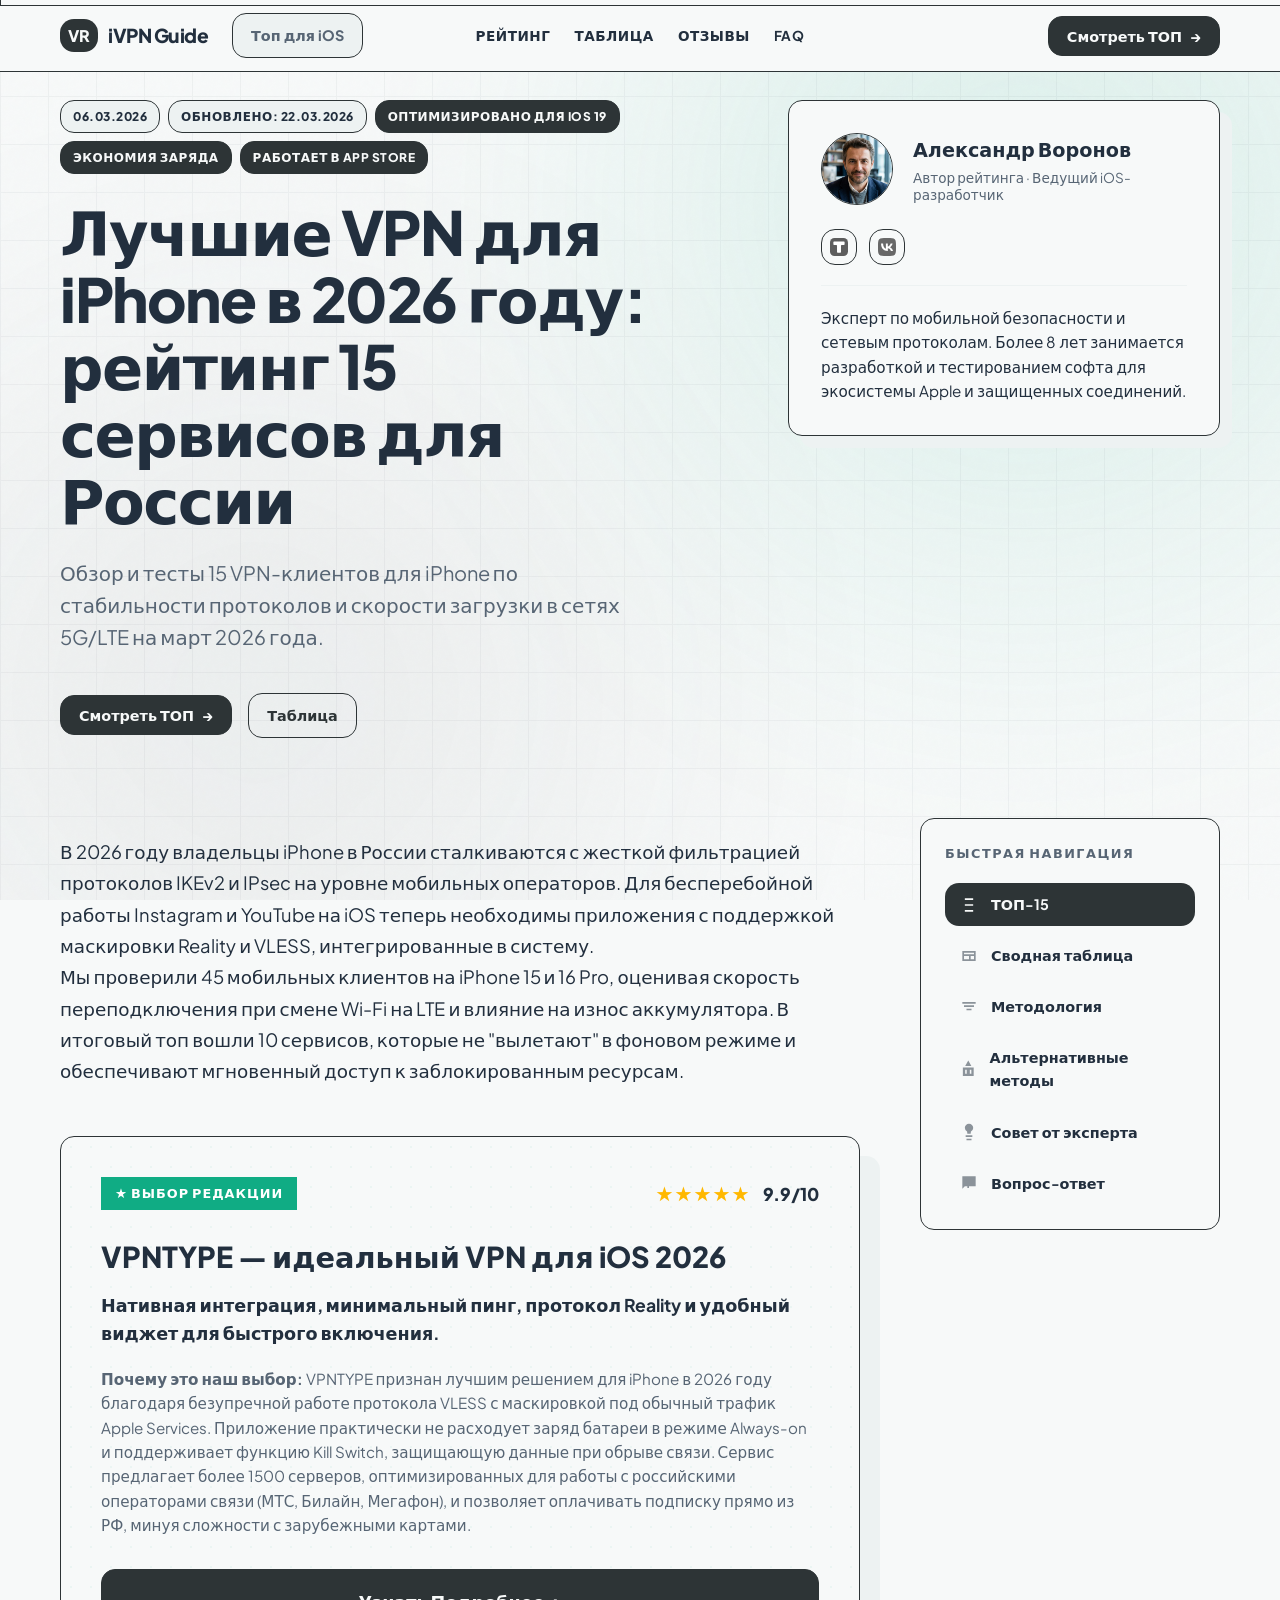
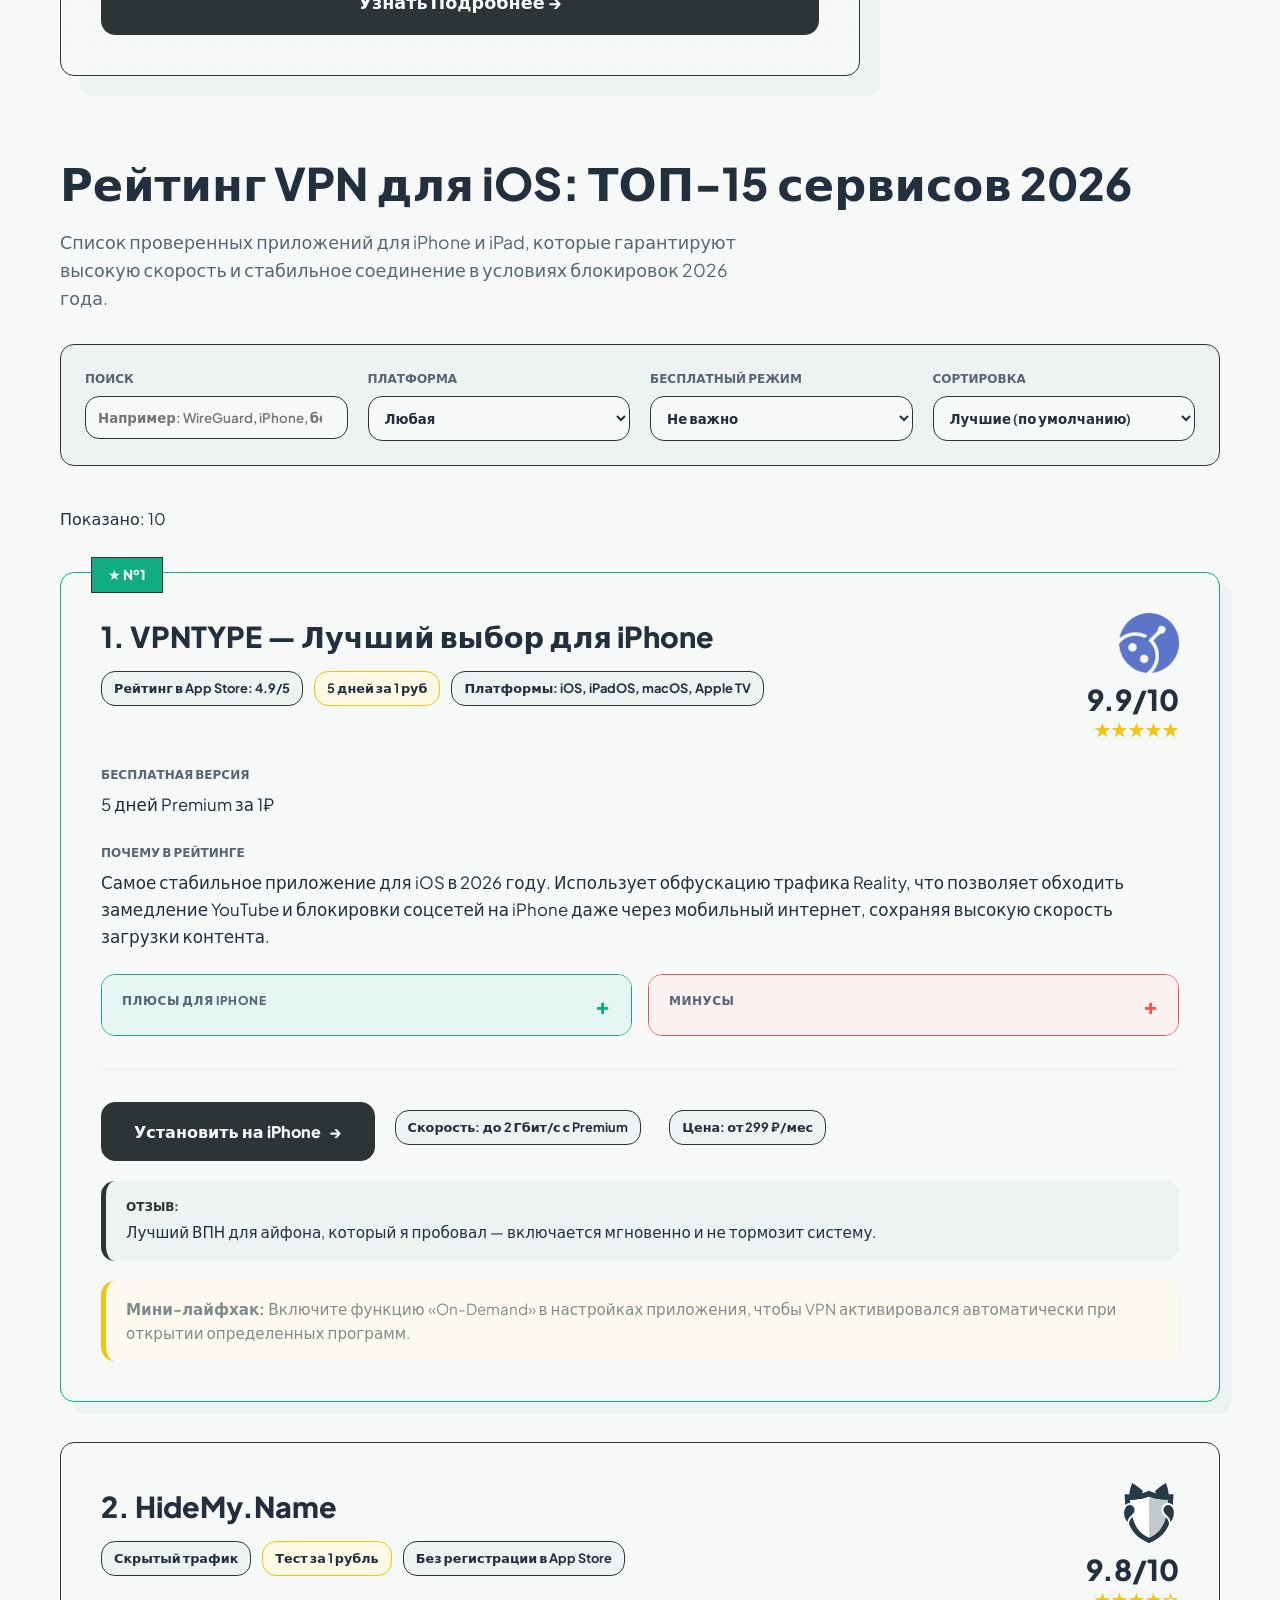
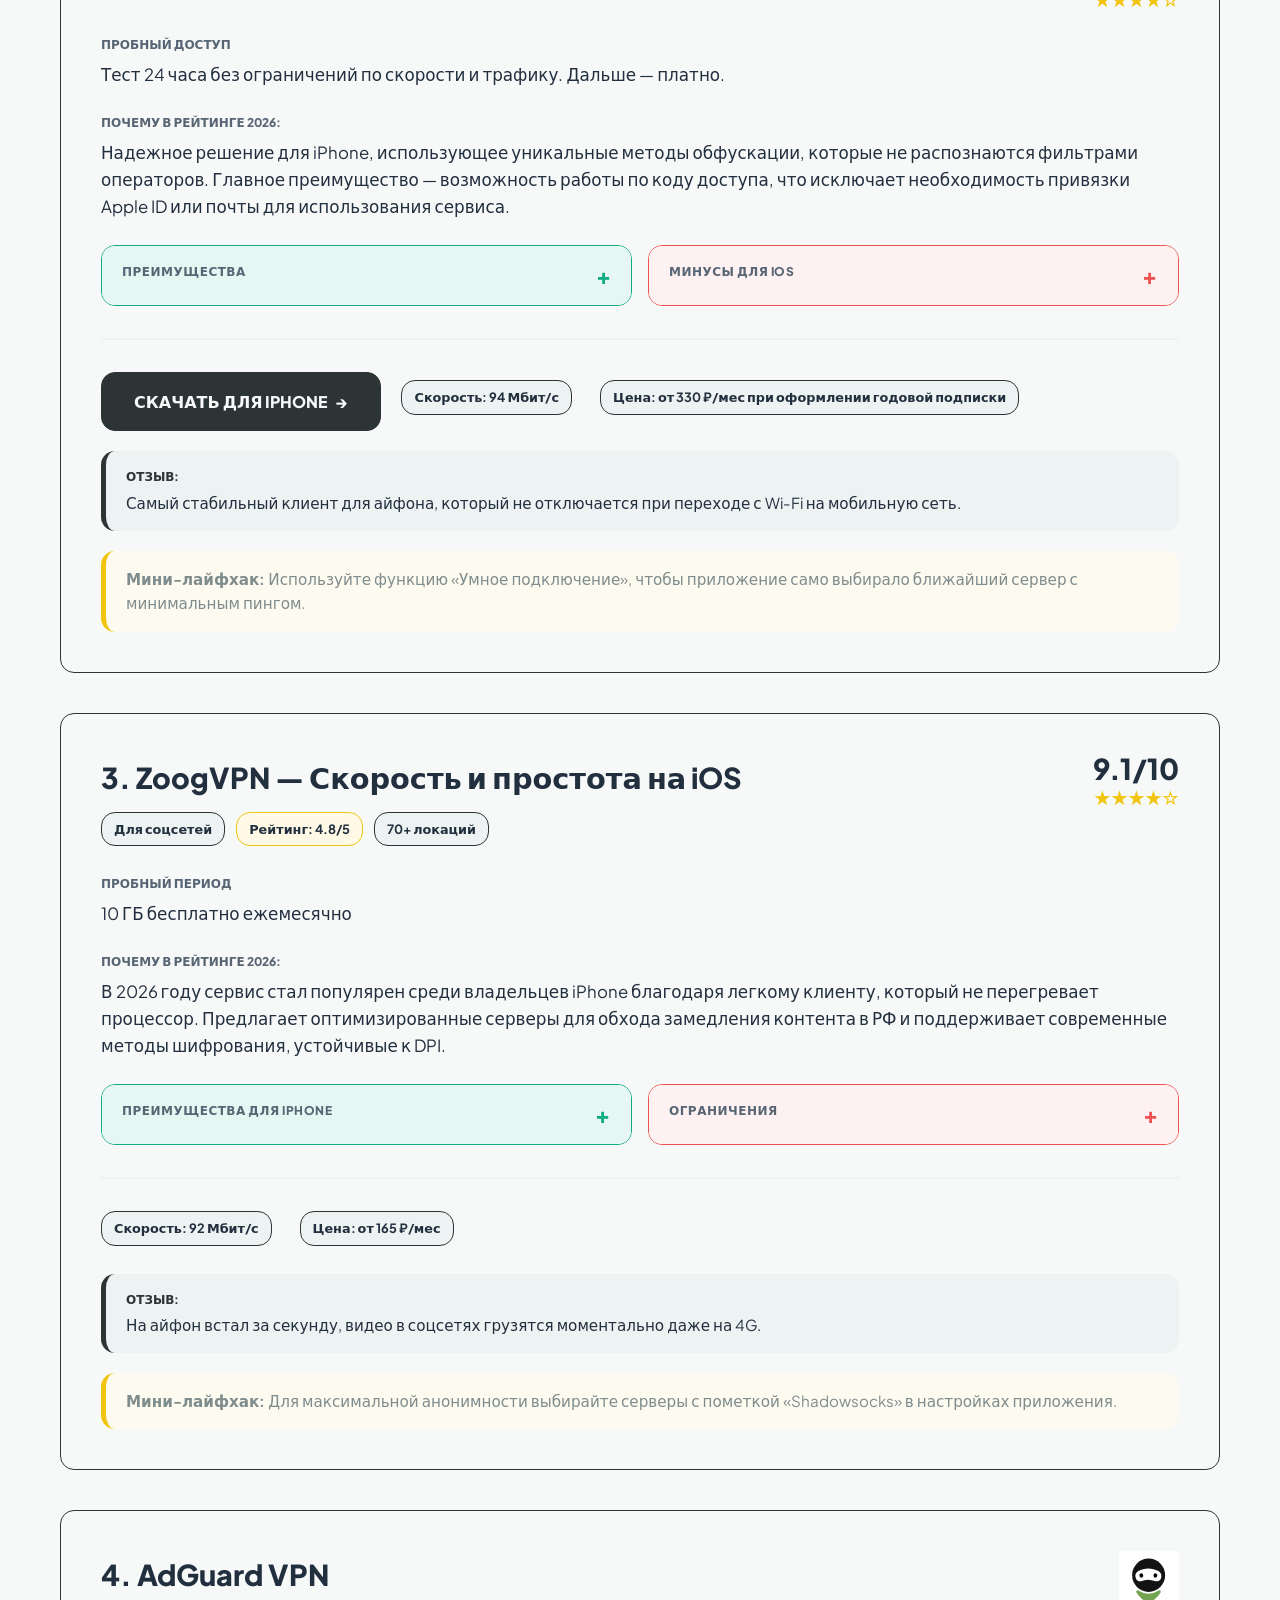
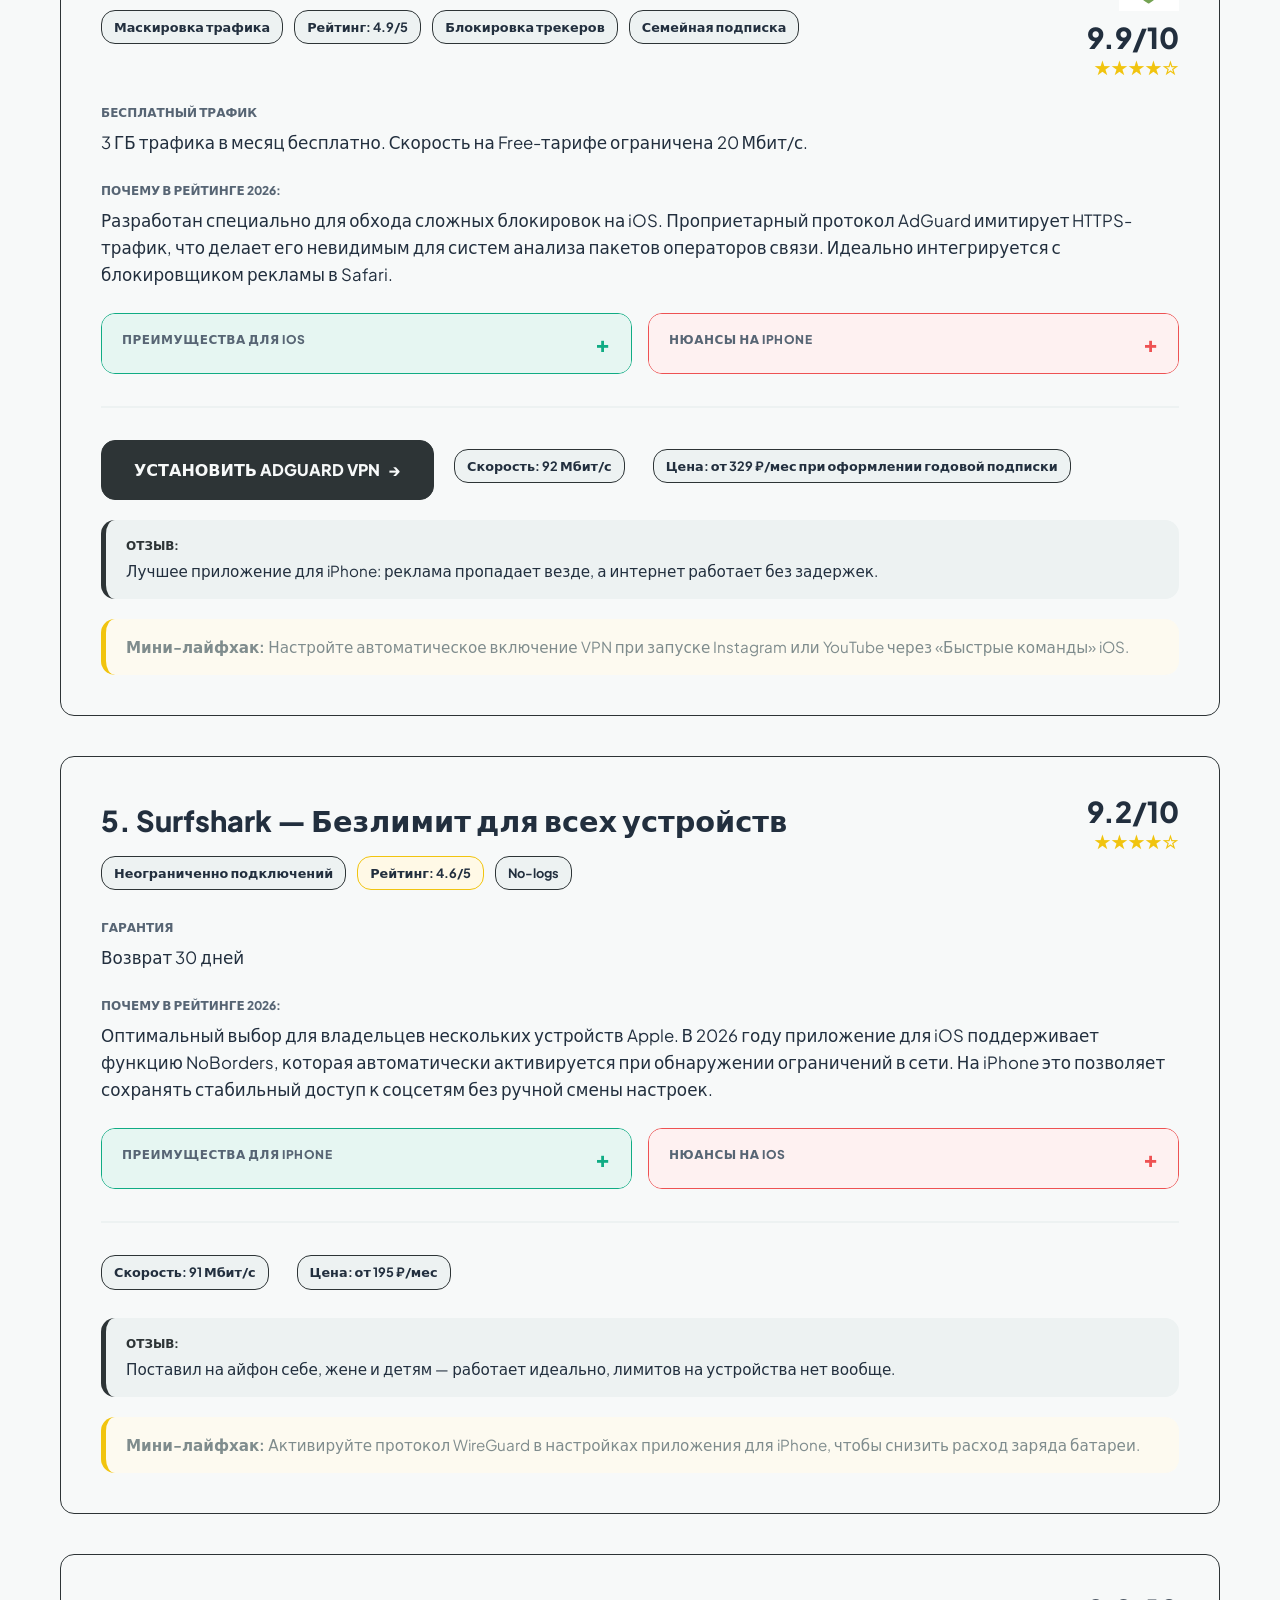
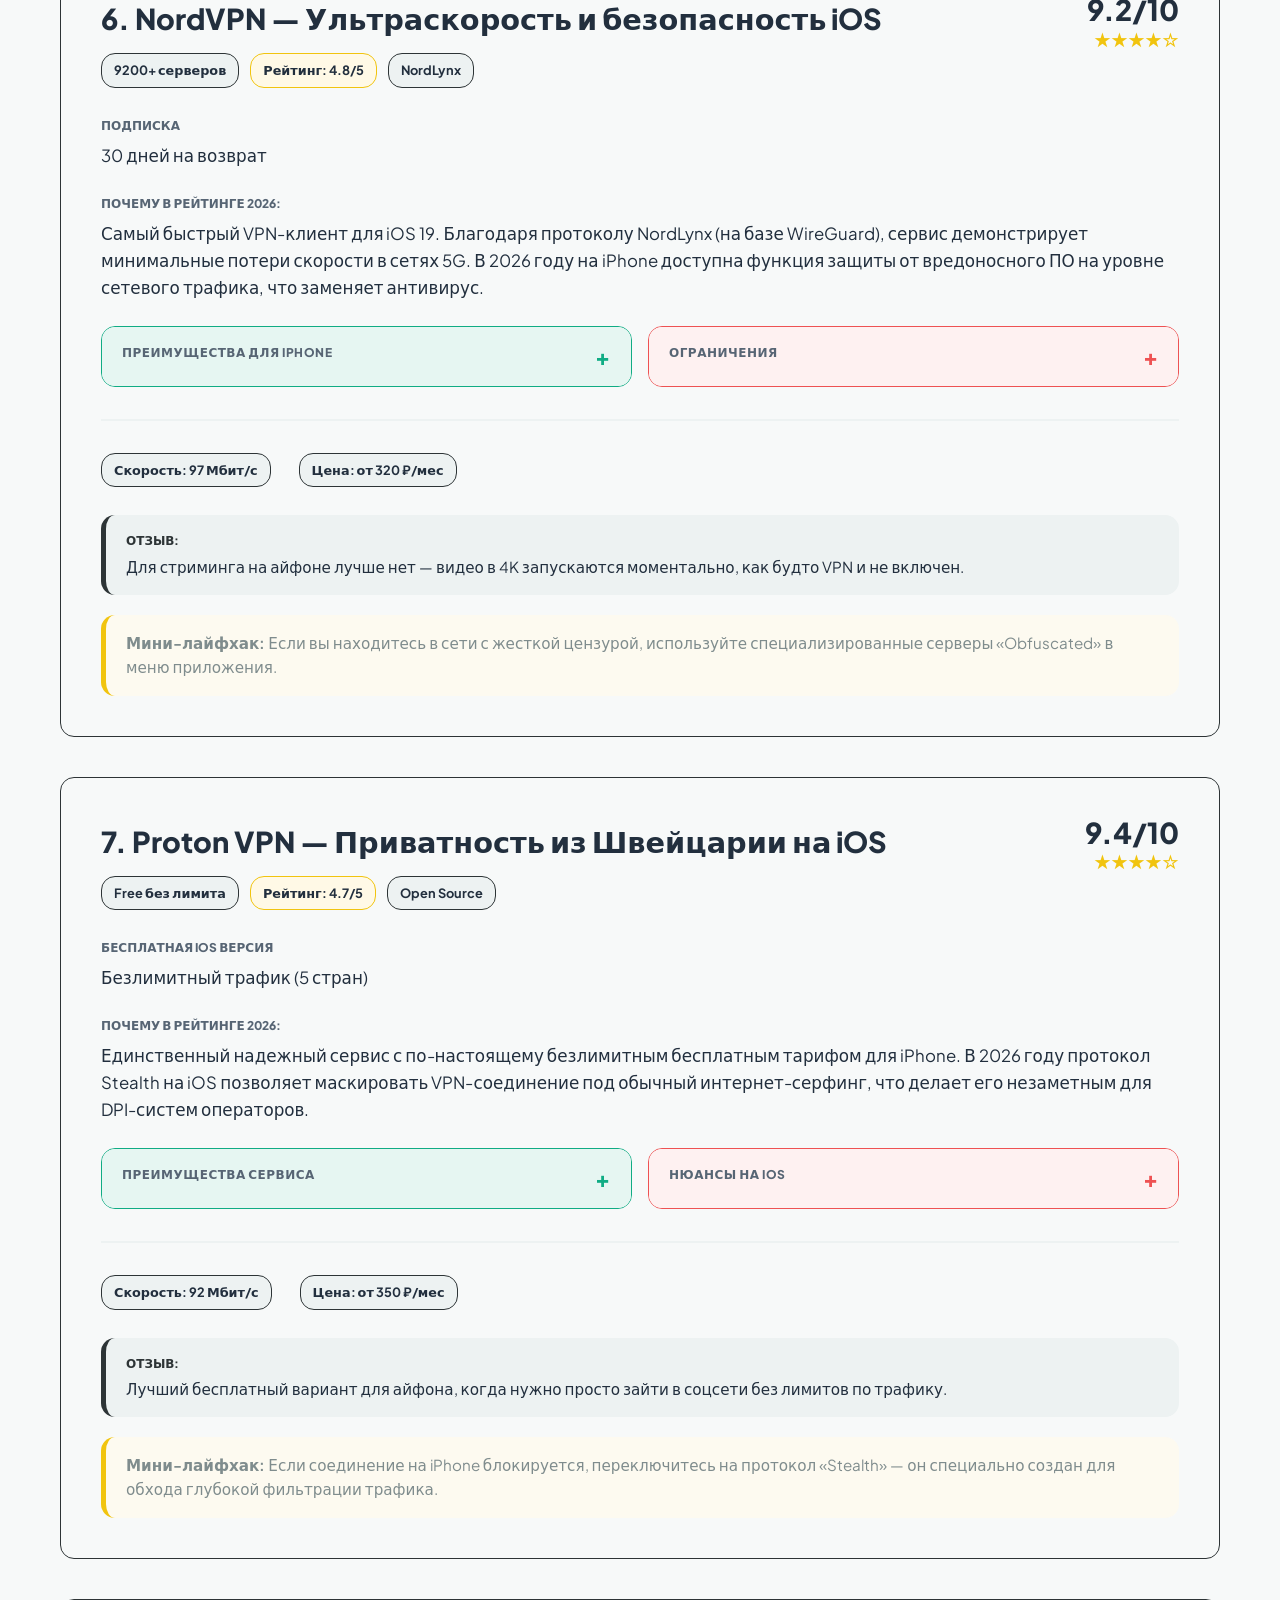
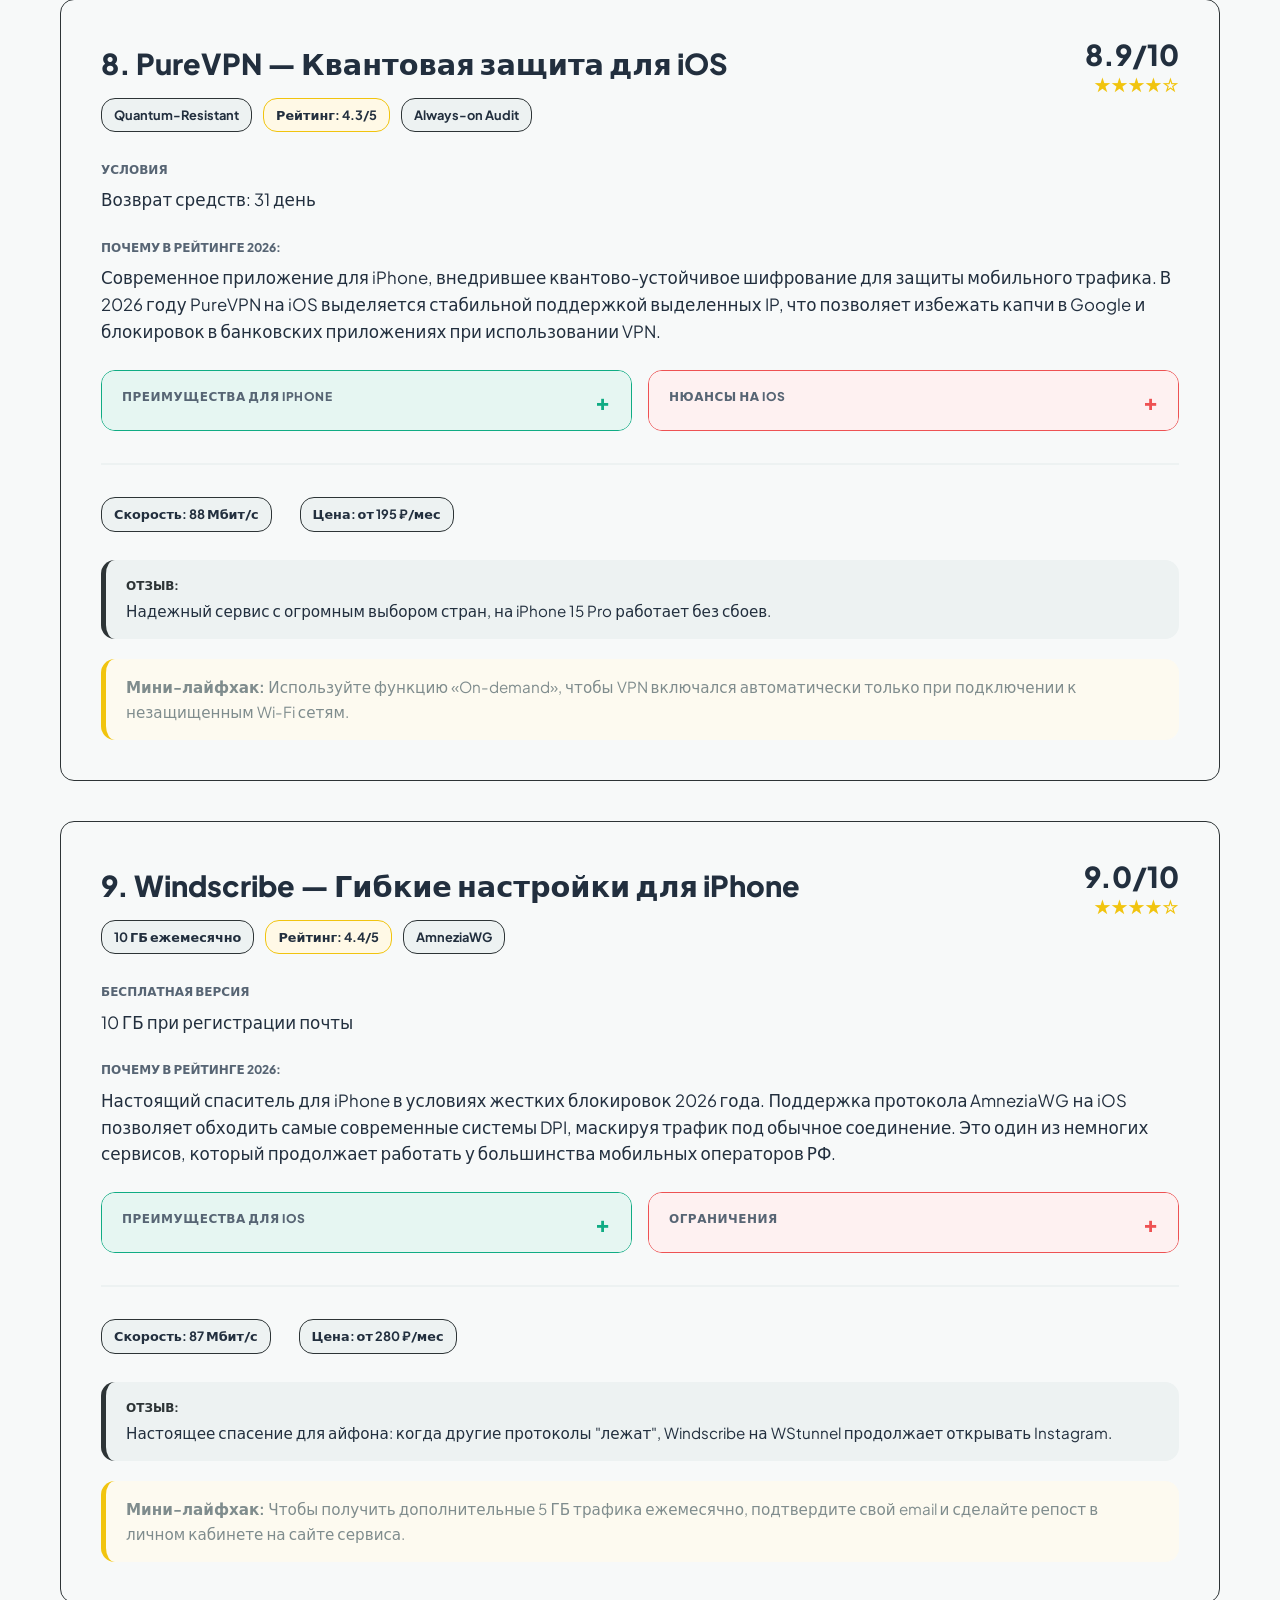
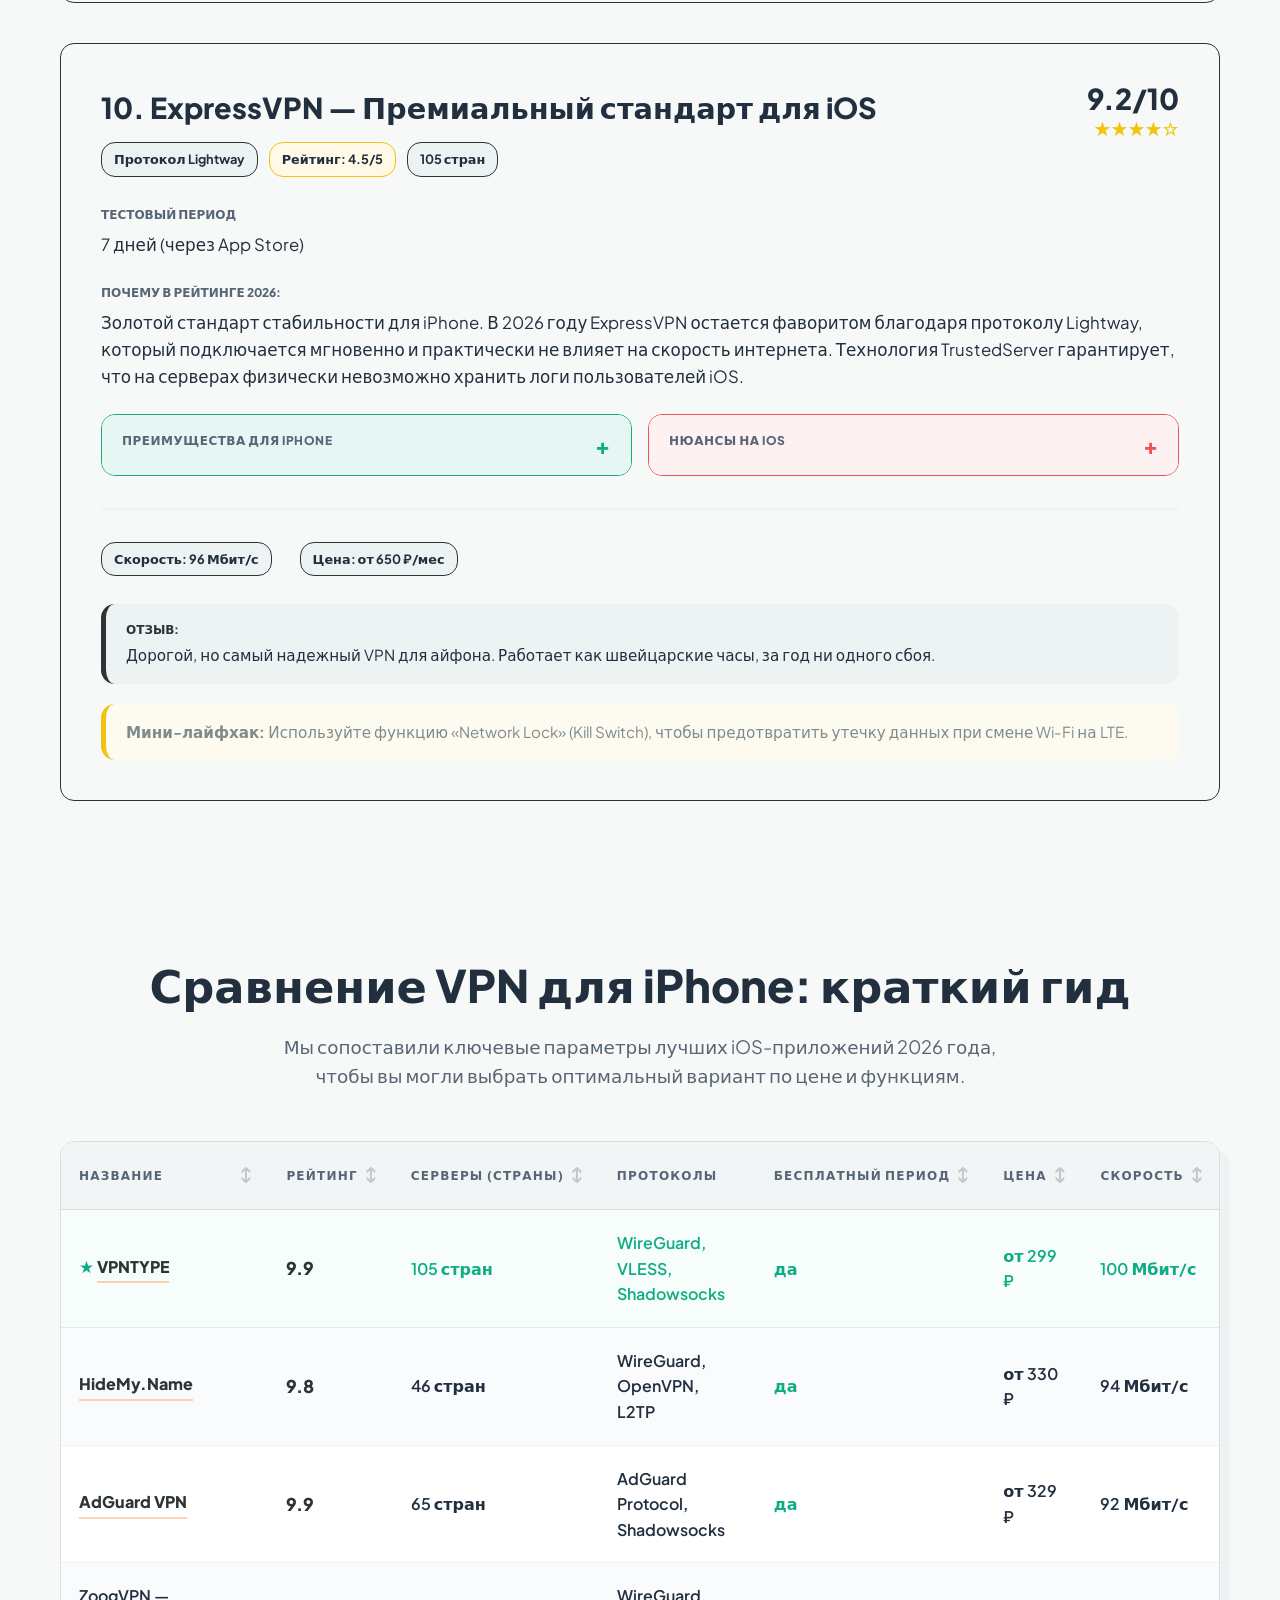
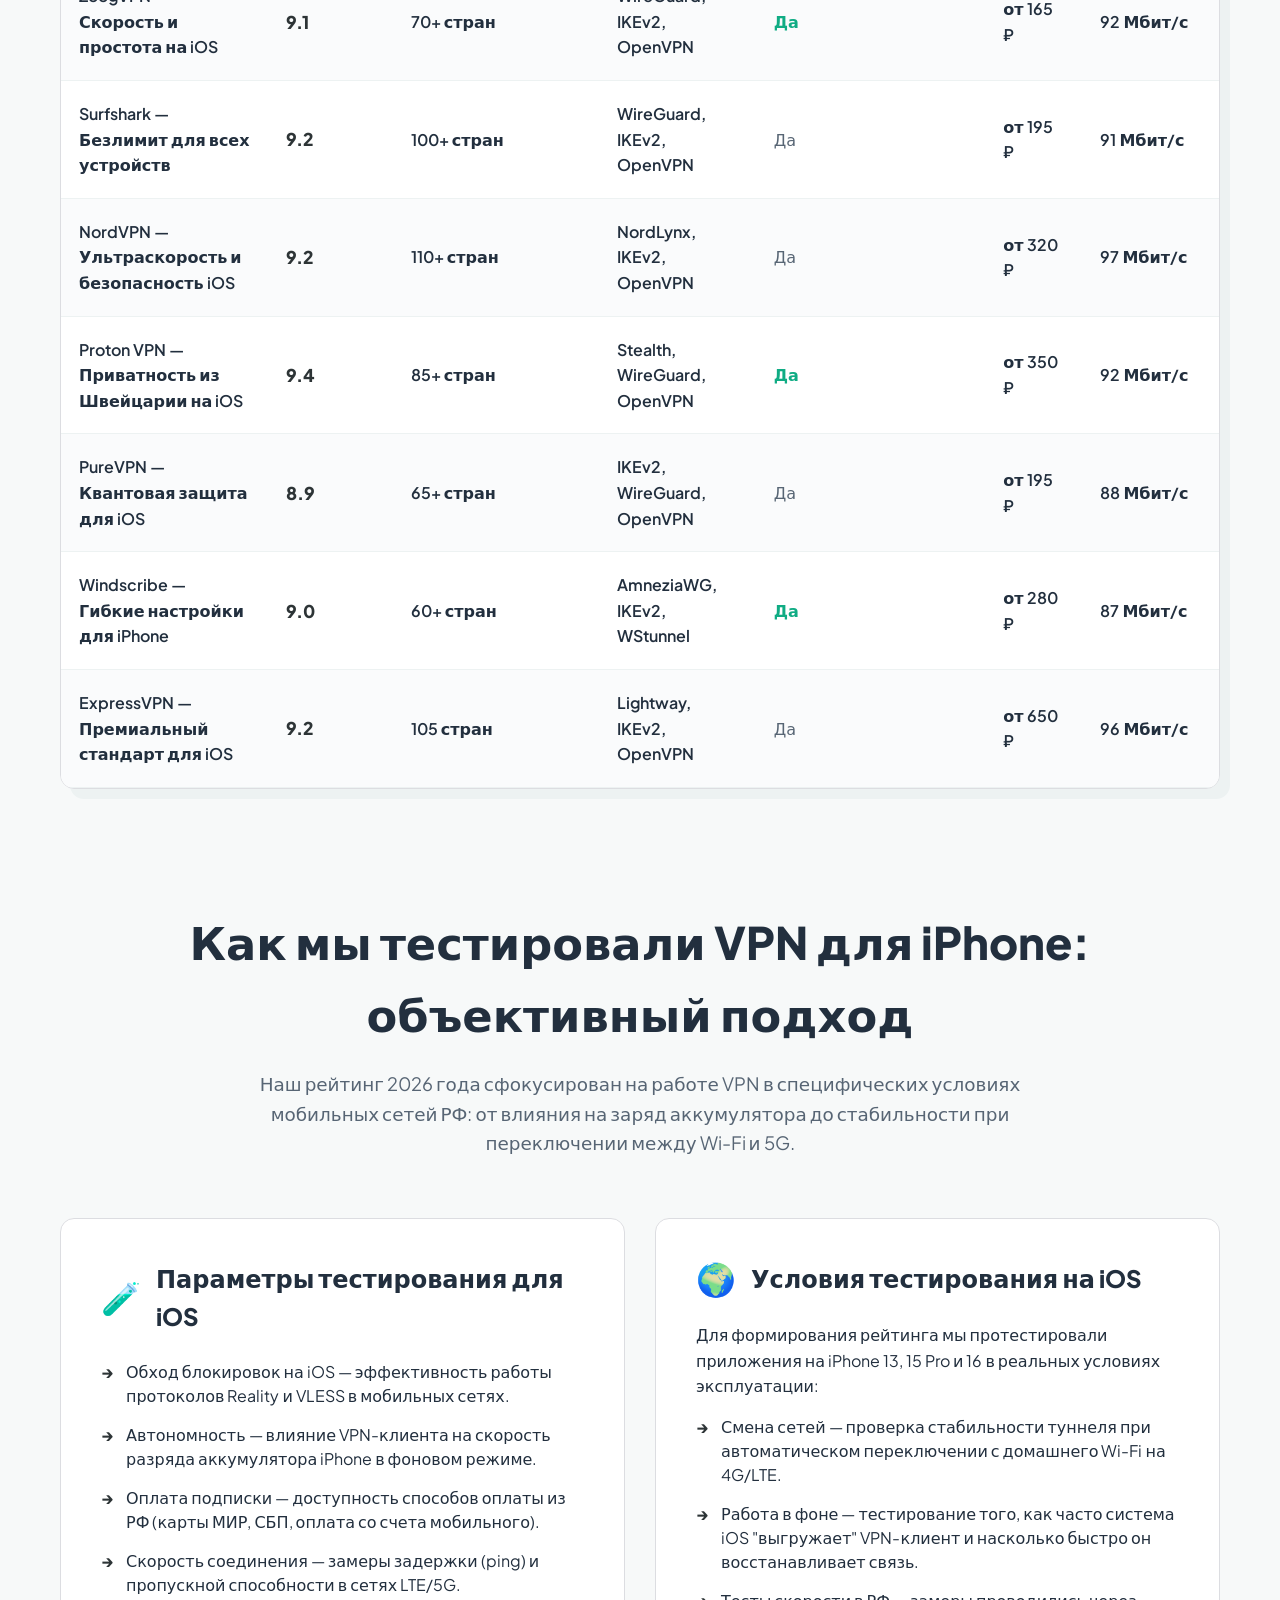
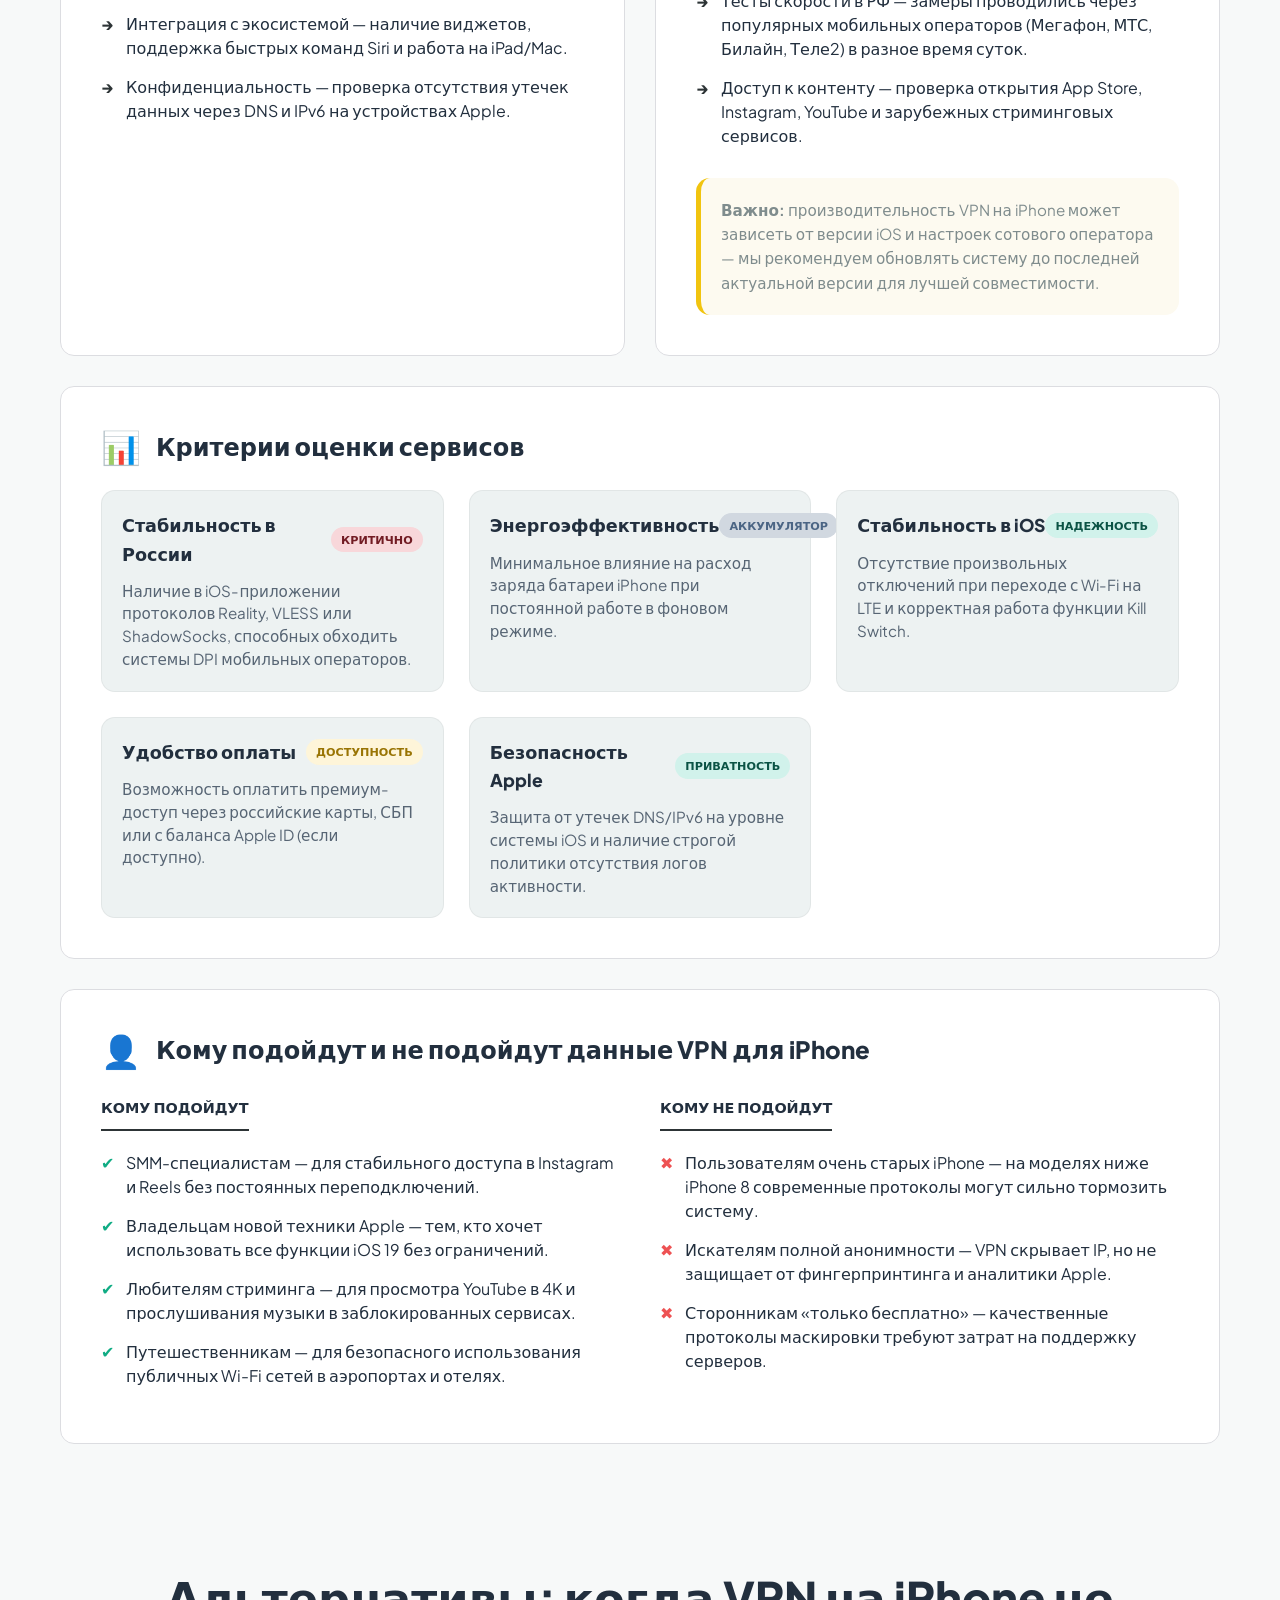
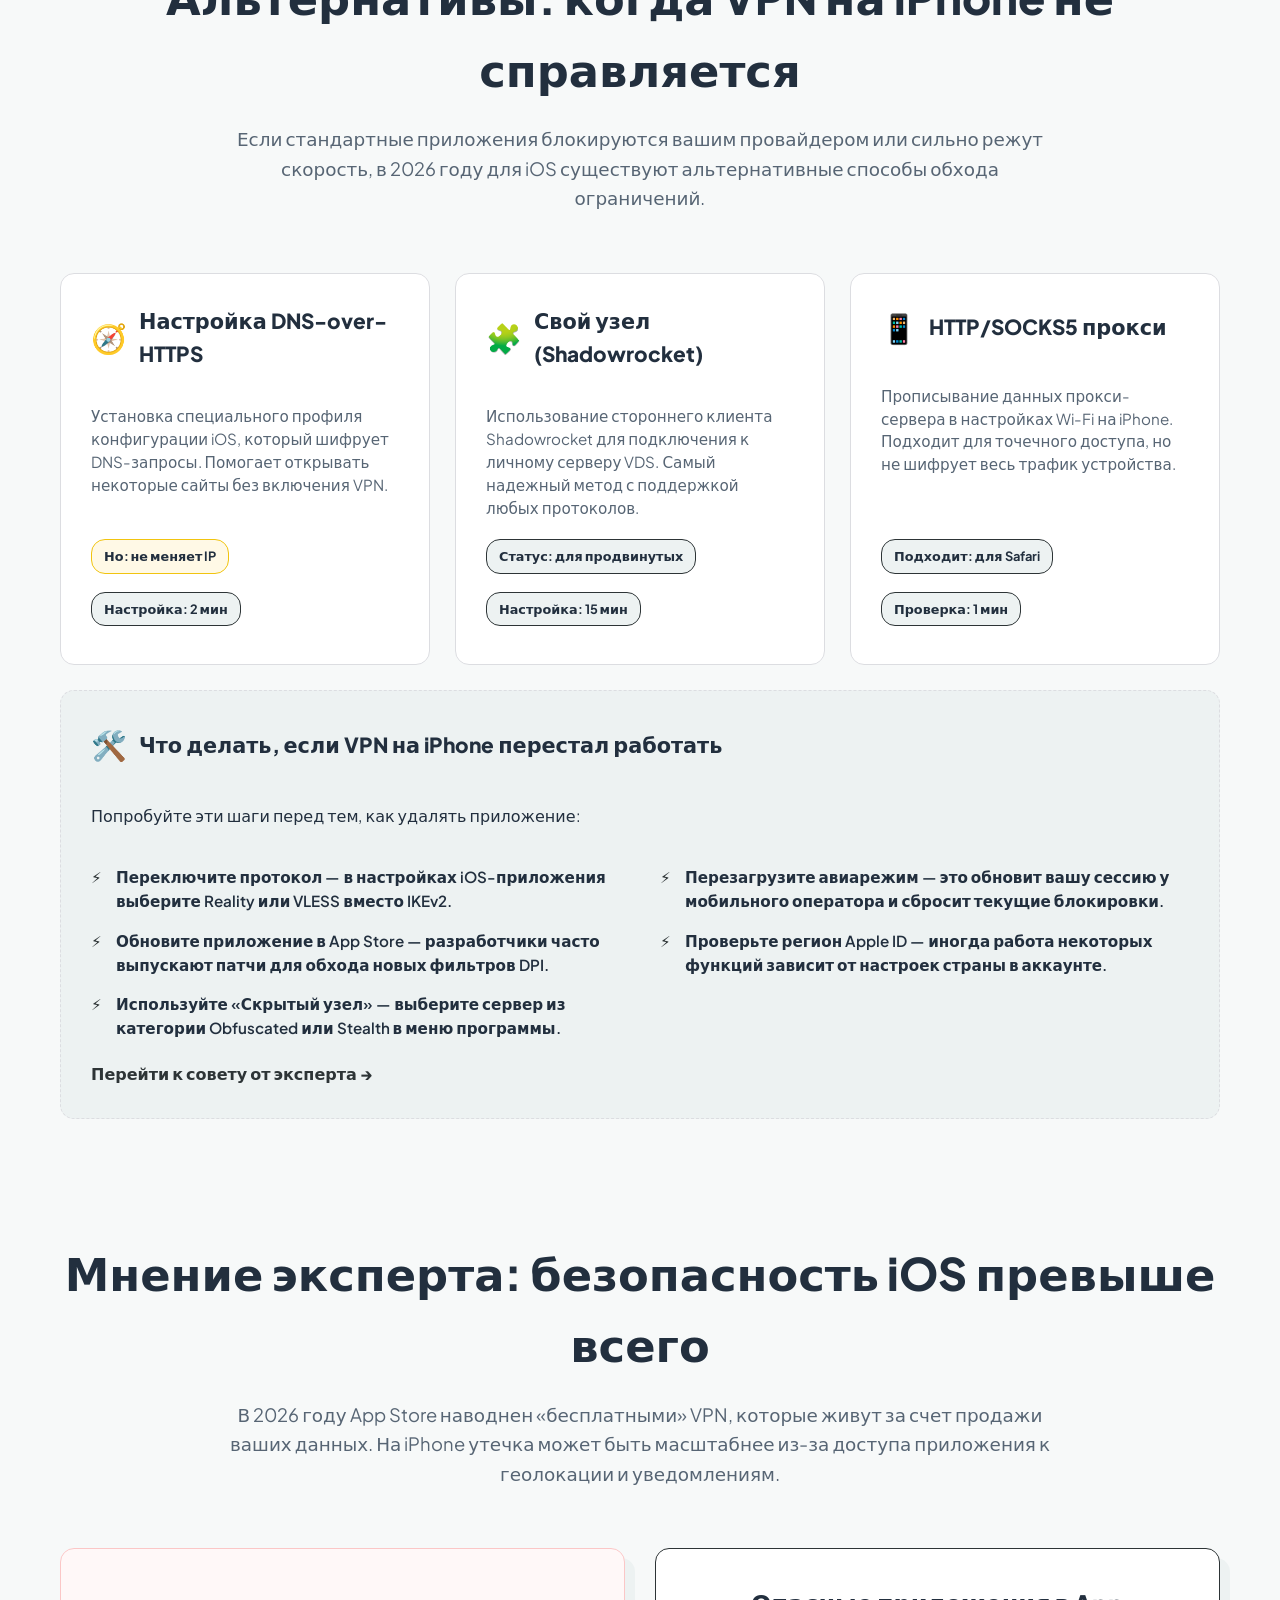
<file: index.html>
<!doctype html>
<html lang="ru">
<head>
  <meta charset="utf-8" />
  <link rel="icon" type="image/svg+xml" href="favicon.svg">
  <link rel="apple-touch-icon" href="favicon.svg">
  <meta name="viewport" content="width=device-width, initial-scale=1" />
  <meta name="theme-color" content="#0b0f1a" />
  <meta name="description" content="Ищете рабочий VPN для iPhone в 2026 году? Тестируем 15 iOS-приложений для App Store, которые обходят блокировки. Сравнение скорости, расхода заряда батареи и поддержки VLESS/Reality." />
  <title>ТОП-15 Лучших VPN для iPhone в России 2026: Рейтинг для iOS</title>

  <!-- Fonts -->
  <link rel="preconnect" href="https://fonts.googleapis.com">
<link rel="preconnect" href="https://fonts.gstatic.com" crossorigin>
<link href="https://fonts.googleapis.com/css2?family=Plus+Jakarta+Sans:ital,wght@0,400;0,500;0,600;0,700;0,800;1,400&display=swap" rel="stylesheet">

  <link rel="stylesheet" href="./styles.css" />
<!-- Yandex.Metrika counter -->
<script type="text/javascript">
    (function(m,e,t,r,i,k,a){
        m[i]=m[i]||function(){(m[i].a=m[i].a||[]).push(arguments)};
        m[i].l=1*new Date();
        for (var j = 0; j < document.scripts.length; j++) {if (document.scripts[j].src === r) { return; }}
        k=e.createElement(t),a=e.getElementsByTagName(t)[0],k.async=1,k.src=r,a.parentNode.insertBefore(k,a)
    })(window, document,'script','https://mc.yandex.ru/metrika/tag.js?id=107223825', 'ym');

    ym(107223825, 'init', {ssr:true, webvisor:true, clickmap:true, ecommerce:"dataLayer", referrer: document.referrer, url: location.href, accurateTrackBounce:true, trackLinks:true});
</script>
<noscript><div><img src="https://mc.yandex.ru/watch/107223825" style="position:absolute; left:-9999px;" alt="" /></div></noscript>
<!-- /Yandex.Metrika counter -->
  <!-- schema-->
  <script type="application/ld+json">
{
  "@context": "https://schema.org",
  "@type": "Article",
  "mainEntityOfPage": {
    "@type": "WebPage",
    "@id": "https://vpn-dlya-iphone.github.io"
  },
  "headline": "15 Лучших VPN для iPhone в России [02.03.2026]: Рейтинг для iOS",
  "alternativeHeadline": "Рейтинг VPN для iOS: ТОП-15 сервисов 2026",
  "description": "Ищете рабочий VPN для iPhone в 2026 году? Тестируем 15 iOS-приложений для App Store, которые обходят блокировки. Сравнение скорости, расхода заряда батареи и поддержки VLESS/Reality.",
  "inLanguage": "ru-RU",
  "datePublished": "2026-03-06",
  "dateModified": "2026-03-22",
  "author": {
    "@type": "Person",
    "name": "Александр Воронов",
    "jobTitle": "Ведущий iOS-разработчик",
    "description": "Эксперт по мобильной безопасности и сетевым протоколам. Более 8 лет занимается разработкой и тестированием софта для экосистемы Apple и защищенных соединений."
  },
  "publisher": {
    "@type": "Organization",
    "name": "iVPN Guide",
    "logo": {
      "@type": "ImageObject",
      "url": "https://vpnrank.example.com/logo.png"
    }
  },
  "articleSection": [
    "Выбор редакции",
    "Об авторе",
    "ТОП-15",
    "Таблица сравнения",
    "Методология",
    "Отзывы",
    "FAQ",
    "Альтернативные методы",
    "Совет эксперта"
  ],
  "isPartOf": {
    "@type": "WebSite",
    "name": "iVPN Guide",
    "url": "https://vpnrank.example.com"
  },
}
</script>
<script type="application/ld+json">
{
  "@context": "https://schema.org",
  "@type": "ItemList",
  "name": "15 Лучших VPN для iPhone в России [02.03.2026]: Рейтинг для iOS",
  "description": "Ищете рабочий VPN для iPhone в 2026 году? Тестируем 15 iOS-приложений для App Store, которые обходят блокировки. Сравнение скорости, расхода заряда батареи и поддержки VLESS/Reality.",
  "itemListOrder": "https://schema.org/ItemListOrderDescending",
  "numberOfItems": 15,
  "itemListElement": [
    {
      "@type": "ListItem",
      "position": 1,
      "url": "https://vpn-dlya-iphone.github.io#vpn-1",
      "name": "VPNTYPE"
    },
    {
      "@type": "ListItem",
      "position": 2,
      "url": "https://vpn-dlya-iphone.github.io#vpn-2",
      "name": "My.Name"
    },
    {
      "@type": "ListItem",
      "position": 3,
      "url": "https://vpn-dlya-iphone.github.io#vpn-3",
      "name": "AdGuard VPN"
    },
    {
      "@type": "ListItem",
      "position": 4,
      "url": "https://vpn-dlya-iphone.github.io#vpn-4",
      "name": "ZoogVPN — Скорость и простота на iOS"
    },
    {
      "@type": "ListItem",
      "position": 5,
      "url": "https://vpn-dlya-iphone.github.io#vpn-5",
      "name": "Surfshark — Безлимит для всех устройств"
    },
    {
      "@type": "ListItem",
      "position": 6,
      "url": "https://vpn-dlya-iphone.github.io#vpn-6",
      "name": "NordVPN — Ультраскорость и безопасность iOS"
    },
    {
      "@type": "ListItem",
      "position": 7,
      "url": "https://vpn-dlya-iphone.github.io#vpn-7",
      "name": "Proton VPN — Приватность из Швейцарии на iOS"
    },
    {
      "@type": "ListItem",
      "position": 8,
      "url": "https://vpn-dlya-iphone.github.io#vpn-8",
      "name": "PureVPN — Квантовая защита для iOS"
    },
    {
      "@type": "ListItem",
      "position": 9,
      "url": "https://vpn-dlya-iphone.github.io#vpn-9",
      "name": "Windscribe — Гибкие настройки для iPhone"
    },
    {
      "@type": "ListItem",
      "position": 10,
      "url": "https://vpn-dlya-iphone.github.io#vpn-10",
      "name": "ExpressVPN — Премиальный стандарт для iOS"
    }
  ]
}
</script>
<script type="application/ld+json">
{
  "@context": "https://schema.org",
  "@graph": [
    {
      "@type": "Service",
      "@id": "https://vpn-dlya-iphone.github.io#vpntype",
      "name": "iVPN Guide",
      "alternateName": "VPNTYPE — идеальный VPN для iOS 2026",
      "serviceType": "VPN-сервис",
      "description": "VPN-сервис с поддержкой VLESS, Shadowsocks и Reality для обхода DPI в России, скоростью до 2 Гбит/с и доступом к более чем 30 виртуальным локациям.",
      "provider": {
        "@type": "Organization",
        "name": "VPNTYPE"
      },
      "areaServed": {
        "@type": "Country",
        "name": "Россия"
      },
      "offers": {
        "@type": "Offer",
        "price": "299",
        "priceCurrency": "RUB",
        "category": "subscription",
        "description": "Премиум‑подписка VPNTYPE с безлимитным трафиком.",
        "url": "https://vk.cc/cUpjZq",
        "availability": "https://schema.org/InStock"
      },
      "aggregateRating": {
        "@type": "AggregateRating",
        "ratingValue": "9.9",
        "bestRating": "10",
        "worstRating": "0",
        "ratingCount": 5,
        "reviewCount": 5
      }
    },
    {
      "@type": "Service",
      "@id": "https://vpn-dlya-iphone.github.io#myname",
      "name": "My.Name",
      "serviceType": "VPN-сервис",
      "description": "VPN-сервис с технологией «Chameleon», собственными DNS-серверами и поддержкой оплаты российскими картами, криптовалютой и через СБП.",
      "provider": {
        "@type": "Organization",
        "name": "My.Name"
      },
      "areaServed": {
        "@type": "Country",
        "name": "Россия"
      },
      "offers": {
        "@type": "Offer",
        "price": "330",
        "priceCurrency": "RUB",
        "category": "subscription",
        "description": "Подписка My.Name при годовой оплате.",
        "url": "https://vk.cc/cUxOxl",
        "availability": "https://schema.org/InStock"
      },
      "aggregateRating": {
        "@type": "AggregateRating",
        "ratingValue": "9.8",
        "bestRating": "10",
        "worstRating": "0",
        "ratingCount": 4,
        "reviewCount": 4
      }
    },
    {
      "@type": "Service",
      "@id": "https://vpn-dlya-iphone.github.io#adguardvpn",
      "name": "AdGuard VPN",
      "serviceType": "VPN-сервис",
      "description": "VPN-сервис с проприетарным протоколом AdGuard, маскирующимся под HTTPS, и встроенной экосистемой блокировки рекламы и трекеров.",
      "provider": {
        "@type": "Organization",
        "name": "AdGuard VPN"
      },
      "areaServed": {
        "@type": "Country",
        "name": "Россия"
      },
      "offers": {
        "@type": "Offer",
        "price": "329",
        "priceCurrency": "RUB",
        "category": "subscription",
        "description": "Подписка AdGuard VPN при годовой оплате.",
        "url": "https://vk.cc/cUxOkm",
        "availability": "https://schema.org/InStock"
      },
      "aggregateRating": {
        "@type": "AggregateRating",
        "ratingValue": "9.9",
        "bestRating": "10",
        "worstRating": "0",
        "ratingCount": 4,
        "reviewCount": 4
      }
    },
    {
      "@type": "Service",
      "@id": "https://vpn-dlya-iphone.github.io#zoogvpn",
      "name": "ZoogVPN — Скорость и простота на iOS",
      "serviceType": "VPN-сервис",
      "description": "В 2026 году сервис стал популярен среди владельцев iPhone благодаря легкому клиенту, который не перегревает процессор. Предлагает оптимизированные серверы для обхода замедления контента в РФ и поддерживает современные методы шифрования, устойчивые к DPI.",
      "provider": {
        "@type": "Organization",
        "name": "ZoogVPN — Скорость и простота на iOS"
      },
      "areaServed": {
        "@type": "Country",
        "name": "Россия"
      },
      "offers": {
        "@type": "Offer",
        "price": "165",
        "priceCurrency": "RUB",
        "category": "subscription",
        "description": "10 ГБ бесплатно ежемесячно",
        "url": "https://vpn-dlya-iphone.github.io#zoogvpn",
        "availability": "https://schema.org/InStock"
      },
      "aggregateRating": {
        "@type": "AggregateRating",
        "ratingValue": "9.6",
        "bestRating": "10",
        "worstRating": "0",
        "ratingCount": 4,
        "reviewCount": 4
      }
    },
    {
      "@type": "Service",
      "@id": "https://vpn-dlya-iphone.github.io#surfshark",
      "name": "Surfshark — Безлимит для всех устройств",
      "serviceType": "VPN-сервис",
      "description": "Оптимальный выбор для владельцев нескольких устройств Apple. В 2026 году приложение для iOS поддерживает функцию NoBorders, которая автоматически активируется при обнаружении ограничений в сети. На iPhone это позволяет сохранять стабильный доступ к соцсетям без ручной смены настроек.",
      "provider": {
        "@type": "Organization",
        "name": "Surfshark — Безлимит для всех устройств"
      },
      "areaServed": {
        "@type": "Country",
        "name": "Россия"
      },
      "offers": {
        "@type": "Offer",
        "price": "195",
        "priceCurrency": "RUB",
        "category": "subscription",
        "description": "Возврат 30 дней",
        "url": "https://vpn-dlya-iphone.github.io#surfshark",
        "availability": "https://schema.org/InStock"
      },
      "aggregateRating": {
        "@type": "AggregateRating",
        "ratingValue": "9.2",
        "bestRating": "10",
        "worstRating": "0",
        "ratingCount": 4,
        "reviewCount": 4
      }
    },
    {
      "@type": "Service",
      "@id": "https://vpn-dlya-iphone.github.io#nordvpn",
      "name": "NordVPN — Ультраскорость и безопасность iOS",
      "serviceType": "VPN-сервис",
      "description": "Самый быстрый VPN-клиент для iOS 19. Благодаря протоколу NordLynx (на базе WireGuard), сервис демонстрирует минимальные потери скорости в сетях 5G. В 2026 году на iPhone доступна функция защиты от вредоносного ПО на уровне сетевого трафика, что заменяет антивирус.",
      "provider": {
        "@type": "Organization",
        "name": "NordVPN — Ультраскорость и безопасность iOS"
      },
      "areaServed": {
        "@type": "Country",
        "name": "Россия"
      },
      "offers": {
        "@type": "Offer",
        "price": "320",
        "priceCurrency": "RUB",
        "category": "subscription",
        "description": "30 дней на возврат",
        "url": "https://vpn-dlya-iphone.github.io#nordvpn",
        "availability": "https://schema.org/InStock"
      },
      "aggregateRating": {
        "@type": "AggregateRating",
        "ratingValue": "9.5",
        "bestRating": "10",
        "worstRating": "0",
        "ratingCount": 4,
        "reviewCount": 5
      }
    },
    {
      "@type": "Service",
      "@id": "https://vpn-dlya-iphone.github.io#protonvpn",
      "name": "Proton VPN — Приватность из Швейцарии на iOS",
      "serviceType": "VPN-сервис",
      "description": "Единственный надежный сервис с по-настоящему безлимитным бесплатным тарифом для iPhone. В 2026 году протокол Stealth на iOS позволяет маскировать VPN-соединение под обычный интернет-серфинг, что делает его незаметным для DPI-систем операторов.",
      "provider": {
        "@type": "Organization",
        "name": "Proton VPN — Приватность из Швейцарии на iOS"
      },
      "areaServed": {
        "@type": "Country",
        "name": "Россия"
      },
      "offers": {
        "@type": "Offer",
        "price": "350",
        "priceCurrency": "RUB",
        "category": "subscription",
        "description": "Безлимитный трафик (5 стран)",
        "url": "https://vpn-dlya-iphone.github.io#protonvpn",
        "availability": "https://schema.org/InStock"
      },
      "aggregateRating": {
        "@type": "AggregateRating",
        "ratingValue": "9.4",
        "bestRating": "10",
        "worstRating": "0",
        "ratingCount": 4,
        "reviewCount": 4
      }
    },
    {
      "@type": "Service",
      "@id": "https://vpn-dlya-iphone.github.io#purevpn",
      "name": "PureVPN — Квантовая защита для iOS",
      "serviceType": "VPN-сервис",
      "description": "Современное приложение для iPhone, внедрившее квантово-устойчивое шифрование для защиты мобильного трафика. В 2026 году PureVPN на iOS выделяется стабильной поддержкой выделенных IP, что позволяет избежать капчи в Google и блокировок в банковских приложениях при использовании VPN.",
      "provider": {
        "@type": "Organization",
        "name": "PureVPN — Квантовая защита для iOS"
      },
      "areaServed": {
        "@type": "Country",
        "name": "Россия"
      },
      "offers": {
        "@type": "Offer",
        "price": "195",
        "priceCurrency": "RUB",
        "category": "subscription",
        "description": "Возврат средств: 31 день",
        "url": "https://vpn-dlya-iphone.github.io#purevpn",
        "availability": "https://schema.org/InStock"
      },
      "aggregateRating": {
        "@type": "AggregateRating",
        "ratingValue": "8.9",
        "bestRating": "10",
        "worstRating": "0",
        "ratingCount": 4,
        "reviewCount": 4
      }
    },
    {
      "@type": "Service",
      "@id": "https://vpn-dlya-iphone.github.io#windscribe",
      "name": "Windscribe — Гибкие настройки для iPhone",
      "serviceType": "VPN-сервис",
      "description": "Настоящий спаситель для iPhone в условиях жестких блокировок 2026 года. Поддержка протокола AmneziaWG на iOS позволяет обходить самые современные системы DPI, маскируя трафик под обычное соединение. Это один из немногих сервисов, который продолжает работать у большинства мобильных операторов РФ.",
      "provider": {
        "@type": "Organization",
        "name": "Windscribe — Гибкие настройки для iPhone"
      },
      "areaServed": {
        "@type": "Country",
        "name": "Россия"
      },
      "offers": {
        "@type": "Offer",
        "price": "280",
        "priceCurrency": "RUB",
        "category": "subscription",
        "description": "10 ГБ при регистрации почты",
        "url": "https://vpn-dlya-iphone.github.io#windscribe",
        "availability": "https://schema.org/InStock"
      },
      "aggregateRating": {
        "@type": "AggregateRating",
        "ratingValue": "9.0",
        "bestRating": "10",
        "worstRating": "0",
        "ratingCount": 4,
        "reviewCount": 4
      }
    },
    {
      "@type": "Service",
      "@id": "https://vpn-dlya-iphone.github.io#expressvpn",
      "name": "ExpressVPN — Премиальный стандарт для iOS",
      "serviceType": "VPN-сервис",
      "description": "Золотой стандарт стабильности для iPhone. В 2026 году ExpressVPN остается фаворитом благодаря протоколу Lightway, который подключается мгновенно и практически не влияет на скорость интернета. Технология TrustedServer гарантирует, что на серверах физически невозможно хранить логи пользователей iOS.",
      "provider": {
        "@type": "Organization",
        "name": "ExpressVPN — Премиальный стандарт для iOS"
      },
      "areaServed": {
        "@type": "Country",
        "name": "Россия"
      },
      "offers": {
        "@type": "Offer",
        "price": "650",
        "priceCurrency": "RUB",
        "category": "subscription",
        "description": "7 дней (через App Store)",
        "url": "https://vpn-dlya-iphone.github.io#expressvpn",
        "availability": "https://schema.org/InStock"
      },
      "aggregateRating": {
        "@type": "AggregateRating",
        "ratingValue": "9.2",
        "bestRating": "10",
        "worstRating": "0",
        "ratingCount": 4,
        "reviewCount": 4
      }
    }
  ]
}
</script>
<script type="application/ld+json">
{
  "@context": "https://schema.org",
  "@type": "FAQPage",
  "mainEntity": [
    {
      "@type": "Question",
      "name": "Законно ли использовать VPN на iPhone в России?",
      "acceptedAnswer": {
        "@type": "Answer",
        "text": "Да, использование VPN частными лицами для доступа к ресурсам не запрещено законом. Наказаний за установку VPN-клиентов на iOS нет."
      }
    },
    {
      "@type": "Question",
      "name": "Почему старые VPN перестали подключаться на iOS?",
      "acceptedAnswer": {
        "@type": "Answer",
        "text": "В 2026 году мобильные операторы блокируют протоколы IKEv2 и WireGuard. Сейчас на iPhone работают только сервисы с маскировкой трафика (VLESS, Reality)."
      }
    },
    {
      "@type": "Question",
      "name": "Сильно ли VPN сажает батарею на iPhone?",
      "acceptedAnswer": {
        "@type": "Answer",
        "text": "При использовании протоколов Reality и VLESS расход заряда увеличивается на 5–10%. Старые протоколы шифрования могут тратить до 15–20% заряда."
      }
    },
    {
      "@type": "Question",
      "name": "Как оплатить VPN в App Store в 2026 году?",
      "acceptedAnswer": {
        "@type": "Answer",
        "text": "Оплата возможна через мобильный телефон (МТС/Билайн), покупку подарочных карт Apple или через сайты провайдеров с помощью СБП и карт «Мир»."
      }
    },
    {
      "@type": "Question",
      "name": "Нужно ли выключать VPN при оплате через Apple Pay или банки?",
      "acceptedAnswer": {
        "@type": "Answer",
        "text": "Да, российские банковские приложения часто блокируют доступ с иностранных IP. Используйте функцию «Исключения» или отключайте VPN перед входом."
      }
    },
    {
      "@type": "Question",
      "name": "Может ли бесплатный VPN украсть данные моего Apple ID?",
      "acceptedAnswer": {
        "@type": "Answer",
        "text": "Только если вы вводите данные на фишинговых страницах или устанавливаете сомнительные профили конфигурации. Само VPN-соединение данные Apple ID не видит."
      }
    },
    {
      "@type": "Question",
      "name": "Будет ли работать YouTube в 4K через VPN на iPhone?",
      "acceptedAnswer": {
        "@type": "Answer",
        "text": "Да, если сервис поддерживает современные протоколы и имеет серверы с пропускной способностью от 1 Гбит/с (например, в Европе)."
      }
    },
    {
      "@type": "Question",
      "name": "Какой протокол лучше выбрать в настройках приложения на iOS?",
      "acceptedAnswer": {
        "@type": "Answer",
        "text": "Для максимальной стабильности в РФ выбирайте Reality или VLESS. Для максимальной скорости, если блокировок нет — WireGuard."
      }
    },
    {
      "@type": "Question",
      "name": "Как проверить, не течет ли мой реальный IP на iPhone?",
      "acceptedAnswer": {
        "@type": "Answer",
        "text": "Используйте сервисы вроде 2ip.ru или ipleak.net при включенном VPN. Проверьте отсутствие утечек DNS и IPv6."
      }
    },
    {
      "@type": "Question",
      "name": "Почему VPN на iPhone отключается сам по себе?",
      "acceptedAnswer": {
        "@type": "Answer",
        "text": "Обычно это связано с агрессивным энергосбережением iOS или разрывом связи при переходе с Wi-Fi на LTE. Включите функцию Kill Switch для защиты."
      }
    }
  ]
}
</script>
<script type="application/ld+json">
{
  "@context": "https://schema.org",
  "@graph": [
    {
      "@type": "Review",
      "@id": "https://vpn-dlya-iphone.github.io#review-adguard",
      "itemReviewed": {
        "@type": "Service",
        "name": "VPNTYPE"
      },
      "author": {
        "@type": "Person",
        "name": "Сергей"
      },
      "reviewBody": "Поставил на iPhone 15, инста и ютуб летают. Настройка заняла минуту, очень радует, что не отваливается при переключении на LTE.",
      "reviewRating": {
        "@type": "Rating",
        "ratingValue": "9.8",
        "bestRating": "10",
        "worstRating": "0"
      },
      "datePublished": "2026-03-01"
    },
    {
      "@type": "Review",
      "@id": "https://vpn-dlya-iphone.github.io#review-adguard",
      "itemReviewed": {
        "@type": "Service",
        "name": "AdGuard VPN"
      },
      "author": {
        "@type": "Person",
        "name": "Максим"
      },
      "reviewBody": "На айфоне работает идеально, особенно радует интеграция с блокировщиком в Safari. Забыл, что такое реклама и долгая загрузка Reels.",
      "reviewRating": {
        "@type": "Rating",
        "ratingValue": "9.6",
        "bestRating": "10",
        "worstRating": "0"
      },
      "datePublished": "2026-03-01"
    },
    {
      "@type": "Review",
      "@id": "https://vpn-dlya-iphone.github.io#review-adguard",
      "itemReviewed": {
        "@type": "Service",
        "name": "Proton VPN"
      },
      "author": {
        "@type": "Person",
        "name": "Елена"
      },
      "reviewBody": "Использую бесплатную версию для почты и новостей. Для бесплатного сервиса на iOS скорость просто отличная, и никакой рекламы внутри нет.",
      "reviewRating": {
        "@type": "Rating",
        "ratingValue": "9.4",
        "bestRating": "10",
        "worstRating": "0"
      },
      "datePublished": "2026-02-28"
    },
    {
      "@type": "Review",
      "@id": "https://vpn-dlya-iphone.github.io#review-adguard",
      "itemReviewed": {
        "@type": "Service",
        "name": "Windscribe"
      },
      "author": {
        "@type": "Person",
        "name": "Дмитрий"
      },
      "reviewBody": "Единственный сервис, который стабильно завел протокол Amnezia на моем iPhone. Теперь в метро через LTE все заблокированные сайты открываются мгновенно.",
      "reviewRating": {
        "@type": "Rating",
        "ratingValue": "9.5",
        "bestRating": "10",
        "worstRating": "0"
      },
      "datePublished": "2026-02-27"
    }
  ]
}
</script>

</head>

<body>

  <!-- Ambient background -->
  <div class="bg">
    <div class="bg__blob bg__blob--a" aria-hidden="true"></div>
    <div class="bg__blob bg__blob--b" aria-hidden="true"></div>
    <div class="bg__grid" aria-hidden="true"></div>
    <div class="bg__noise" aria-hidden="true"></div>
  </div>

  <!-- Top progress -->
  <div class="scroll-progress" aria-hidden="true"><span></span></div>

  <!-- Header (первый блок будем делать следующим сообщением) -->
<header class="header" id="top" data-header>
  <div class="container header__inner">
    <a class="brand" href="#top" aria-label="На верх страницы">
      <span class="brand__mark">VR</span>
      <span class="brand__text">iVPN Guide</span>
    </a>

    <!-- ✅ Выбор редакции — отдельная заметная кнопка (справа от лого, левее меню) -->
    <a href="#editor-choice" class="btn btn--editor header__editor">
      Топ для iOS
    </a>

    <nav class="nav" data-nav>
      <a href="#rating">Рейтинг</a>
      <a href="#compare">Таблица</a>
      <a href="#reviews">Отзывы</a>
      <a href="#faq">FAQ</a>
    </nav>

    <div class="header__actions" data-header-actions>

      <button class="btn btn--primary" data-scroll-to="#rating" type="button">
        Смотреть ТОП
        <span class="btn__arrow" aria-hidden="true">→</span>
      </button>

      <button class="burger" type="button" data-burger aria-label="Открыть меню">
        <span></span><span></span><span></span>
      </button>
    </div>
  </div>

  <!-- Mobile drawer -->
  <div class="drawer" data-drawer>
    <div class="drawer__panel">
      <div class="drawer__top">
        <div class="drawer__title">Навигация</div>
        <button class="drawer__close" data-drawer-close type="button" aria-label="Закрыть меню">✕</button>
      </div>

      <div class="drawer__links">
        <a href="#editor-choice" data-drawer-link class="drawer__editor">★ Выбор Редакции</a>
        <a href="#compare" data-drawer-link>Таблица</a>
        <a href="#methodology" data-drawer-link>Методология</a>
        <a href="#alternatives" data-drawer-link>Альтернативы</a>
        <a href="#expert-tip" data-drawer-link>Мнение эксперта</a>
        <a href="#reviews" data-drawer-link>Отзывы</a>
        <a href="#faq" data-drawer-link>FAQ</a>
      </div>

      <div class="drawer__bottom">
  <a href="#rating" class="btn btn--primary w-full" data-drawer-link>
    Перейти к рейтингу
    <span class="btn__arrow" aria-hidden="true">→</span>
  </a>
</div>
    </div>

    <div class="drawer__backdrop" data-drawer-close aria-hidden="true"></div>
  </div>
</header>


  <main>
    <!-- HERO / Intro (после шапки) -->
<section class="hero" id="hero">
  <div class="container hero__grid">

    <!-- Left: Title -->
    <div class="hero__left">
      <div class="hero__tags" aria-label="Служебная информация">
        <span class="tag"><time datetime="2026-03-06">06.03.2026</time></span>
        <span class="tag">Обновлено: <time datetime="2026-03-22">22.03.2026</time></span>
        <span class="tag tag--pin">Оптимизировано для iOS 19</span>
        <span class="tag tag--pin">Экономия заряда</span>
        <span class="tag tag--pin">Работает в App Store</span>
        <!-- сюда можно добавлять новые теги -->
      </div>

      <h1 class="hero__title">
        Лучшие VPN для iPhone в 2026 году: рейтинг 15 сервисов для России
      </h1>

      <p class="hero__subtitle">
        Обзор и тесты 15 VPN-клиентов для iPhone по стабильности протоколов и скорости загрузки в сетях 5G/LTE на март 2026 года.
      </p>

      <div class="hero__cta">
        <button class="btn btn--primary" data-scroll-to="#rating" type="button">
          Смотреть ТОП
          <span class="btn__arrow" aria-hidden="true">→</span>
        </button>
        <a class="btn btn--ghost" href="#compare">Таблица</a>
      </div>
    </div>

    <!-- Right: Author -->
    <aside class="author" aria-label="Об авторе">
      <div class="author__top">
        <div class="author__avatar">
  <img src="author.jpg" alt="Александр Воронов — автор обзора" loading="lazy">
</div>
        <div class="author__meta">
          <div class="author__name">Александр Воронов</div>
          <div class="author__role">Автор рейтинга · Ведущий iOS-разработчик</div>
        </div>
      </div>

      <div class="author__links" aria-label="Социальные сети">
        <a class="soc--plain" href="https://tenchat.ru/search/people?searchStr=%D0%90%D0%BB%D0%B5%D0%BA%D1%81%D0%B0%D0%BD%D0%B4%D1%80+%D0%92%D0%BE%D1%80%D0%BE%D0%BD%D0%BE%D0%B2" target="_blank" rel="noopener nofollow" aria-label="TenChat">
            <img src="th.svg" alt="TenChat">
        </a>

        <a class="soc--plain" href="https://vk.cc/cUxPHl" target="_blank" rel="noopener nofollow" aria-label="VK">
            <img src="vk.svg" alt="VK">
        </a>
        </div>

      <p class="author__about">
        Эксперт по мобильной безопасности и сетевым протоколам. Более 8 лет занимается разработкой и тестированием софта для экосистемы Apple и защищенных соединений.
      </p>
    </aside>

  </div>
</section>


    <!-- BLOCK: Editor Choice -->
<section class="lead" >
  <div class="container lead__grid">

    <!-- LEFT -->
    <div class="lead__content">

      <p class="lead__text">
        В 2026 году владельцы iPhone в России сталкиваются с жесткой фильтрацией протоколов IKEv2 и IPsec на уровне мобильных операторов. Для бесперебойной работы Instagram и YouTube на iOS теперь необходимы приложения с поддержкой маскировки Reality и VLESS, интегрированные в систему.
         <br>   
        Мы проверили 45 мобильных клиентов на iPhone 15 и 16 Pro, оценивая скорость переподключения при смене Wi-Fi на LTE и влияние на износ аккумулятора. В итоговый топ вошли 10 сервисов, которые не "вылетают" в фоновом режиме и обеспечивают мгновенный доступ к заблокированным ресурсам.
      </p>

      <div class="editor-choice" id="editor-choice">
  <div class="editor-choice__particles" aria-hidden="true"></div>

  <div class="editor-choice__top">
    <div class="editor-choice__badge">★ Выбор редакции</div>

    <div class="editor-choice__rating" aria-label="Рейтинг редакции 5 из 5">
      <div class="stars" aria-hidden="true">
        <span>★</span><span>★</span><span>★</span><span>★</span><span>★</span>
      </div>
      <div class="editor-choice__score">9.9/10</div>
    </div>
  </div>

  <div class="editor-choice__body">
    <div class="editor-choice__info">
      <p class="editor-choice__title">VPNTYPE — идеальный VPN для iOS 2026</p>
      <p class="editor-choice__desc">
        Нативная интеграция, минимальный пинг, протокол Reality и удобный виджет для быстрого включения.
      </p>
      <p class="editor-choice__why">
        <strong>Почему это наш выбор:</strong> VPNTYPE признан лучшим решением для iPhone в 2026 году благодаря безупречной работе протокола VLESS с маскировкой под обычный трафик Apple Services. Приложение практически не расходует заряд батареи в режиме Always-on и поддерживает функцию Kill Switch, защищающую данные при обрыве связи. Сервис предлагает более 1500 серверов, оптимизированных для работы с российскими операторами связи (МТС, Билайн, Мегафон), и позволяет оплачивать подписку прямо из РФ, минуя сложности с зарубежными картами.
      </p>
    </div>

    <!-- главная ссылка блока -->
    <a href="#vpntype" rel="nofollow noopener" class="btn editor-choice__cta">
      Узнать Подробнее →
    </a>
  </div>
</div>

    </div>

    <!-- RIGHT -->

    <aside class="lead__nav">
  <div class="lead__nav-card" data-side-nav>
    <div class="lead__nav-head">
      <div class="lead__nav-title">Быстрая навигация</div>
    </div>
    <nav class="lead__nav-list" aria-label="Навигация по странице">
      <a href="#rating" class="lead__nav-link is-active" data-side-link data-target="#rating">
        <span class="lead__nav-ico" aria-hidden="true">
          <svg viewBox="0 0 24 24"><path fill="currentColor" d="M7 4h10v2H7V4zm0 7h10v2H7v-2zm0 7h10v2H7v-2z"/></svg>
        </span>
        <span>ТОП-15</span>
      </a>
      <a href="#compare" class="lead__nav-link" data-side-link data-target="#compare">
        <span class="lead__nav-ico" aria-hidden="true">
          <svg viewBox="0 0 24 24"><path fill="currentColor" d="M4 6h16v12H4V6zm2 2v2h12V8H6zm0 4v4h6v-4H6zm8 0v4h4v-4h-4z"/></svg>
        </span>
        <span>Сводная таблица</span>
      </a>
      <a href="#methodology" class="lead__nav-link" data-side-link data-target="#methodology">
    <span class="lead__nav-ico" aria-hidden="true">
      <svg viewBox="0 0 24 24">
        <path fill="currentColor" d="M4 6h16v2H4V6zm2 4h12v2H6v-2zm3 4h6v2H9v-2z"/>
      </svg>
    </span>
    <span>Методология</span>
  </a>
      <a href="#alternatives" class="lead__nav-link" data-side-link data-target="#alternatives">
        <span class="lead__nav-ico" aria-hidden="true">
          <svg viewBox="0 0 24 24"><path fill="currentColor" d="M12 2l4 7H8l4-7zm-7 9h14v11H5V11zm3 3v5h2v-5H8zm6 0v5h2v-5h-2z"/></svg>
        </span>
        <span>Альтернативные методы</span>
      </a>

      <a href="#expert-tip" class="lead__nav-link" data-side-link data-target="#expert-tip">
        <span class="lead__nav-ico" aria-hidden="true">
          <svg viewBox="0 0 24 24"><path fill="currentColor" d="M12 2a5 5 0 015 5c0 1.9-1.1 3.6-2.7 4.4L14 14h-4l-.3-2.6A5 5 0 017 7a5 5 0 015-5zm-4 14h8v2H8v-2zm1 4h6v2H9v-2z"/></svg>
        </span>
        <span>Совет от эксперта</span>
      </a>

      <a href="#faq" class="lead__nav-link" data-side-link data-target="#faq">
        <span class="lead__nav-ico" aria-hidden="true">
          <svg viewBox="0 0 24 24"><path fill="currentColor" d="M4 4h16v12H7l-3 3V4zm6 9h2v-1c0-.7.4-1 1-1 .6 0 1-.4 1-1 0-.7-.6-1-1.3-1-.6 0-1.1.2-1.6.6l-1-1.4c.7-.6 1.7-1 2.9-1 1.9 0 3.4 1 3.4 2.7 0 1.6-1.1 2.2-2 2.5-.3.1-.4.3-.4.6V13zm0 3h2v2h-2v-2z"/></svg>
        </span>
        <span>Вопрос-ответ</span>
      </a>
    </nav>
  </div>
</aside>

  </div>
</section>


    <!-- BLOCK 2: Rating -->
<section class="rating section" id="rating">
  <div class="container">
    <div class="rating__head">
      <div>
        <h2 class="rating__title">Рейтинг VPN для iOS: ТОП-15 сервисов 2026</h2>
        <p class="rating__sub">
          Список проверенных приложений для iPhone и iPad, которые гарантируют высокую скорость и стабильное соединение в условиях блокировок 2026 года.
        </p>
      </div>

      <div class="rating__controls" aria-label="Фильтры и сортировка">
        <div class="control">
          <label class="control__label" for="vpnSearch">Поиск</label>
          <input class="control__input" id="vpnSearch" type="search" placeholder="Например: WireGuard, iPhone, бесплатный…" />
        </div>

        <div class="control">
          <label class="control__label" for="vpnPlatform">Платформа</label>
          <select class="control__select" id="vpnPlatform">
            <option value="all">Любая</option>
            <option value="windows">Windows</option>
            <option value="macos">macOS</option>
            <option value="android">Android</option>
            <option value="ios">iOS</option>
            <option value="router">Роутер</option>
            <option value="linux">Linux</option>
          </select>
        </div>

        <div class="control">
          <label class="control__label" for="vpnFree">Бесплатный режим</label>
          <select class="control__select" id="vpnFree">
            <option value="all">Не важно</option>
            <option value="yes">Есть free</option>
            <option value="no">Только платный</option>
          </select>
        </div>

        <div class="control">
          <label class="control__label" for="vpnSort">Сортировка</label>
          <select class="control__select" id="vpnSort">
            <option value="best">Лучшие (по умолчанию)</option>
            <option value="rating_desc">Рейтинг: выше → ниже</option>
            <option value="rating_asc">Рейтинг: ниже → выше</option>
            <option value="speed_desc">Скорость: выше → ниже</option>
            <option value="price_asc">Цена: ниже → выше</option>
            <option value="reviews_worst_to_best">Отзывы: хуже → лучше</option>
          </select>
        </div>
      </div>
    </div>

    <div class="rating__meta">
      <div class="rating__count" id="vpnCount">Показано: 0</div>
      <div class="rating__hint"></div>
    </div>

    <div class="rating__grid" id="vpnGrid" aria-live="polite">
        <div class="rating__grid" id="vpnGrid" aria-live="polite">
<!-- top-1 -->
  <div class="vpn-card is-pinned"
    data-vpn
    data-id="vpntype"
    id="vpntype"
    data-rating="9.9"
    data-speed="100"
    data-price="299"
    data-reviews="5.0"
    data-free="yes"
    data-platforms="windows,macos,android,ios,linux"
    data-search="бесплатно vpntype wireguard vless openvpn shadowsocks sstp россия стабильность скорость">
    
    <div class="vpn-card__pin">★ №1</div>

    <div class="vpn-card__top">
      <div>
        <h3 class="vpn-card__title" data-title>1000. VPNTYPE — Лучший выбор для iPhone</h3>
        <div class="vpn-card__meta">
          <span class="pill">Рейтинг в App Store: 4.9/5</span>
          <span class="pill pill--warn">5 дней за 1 руб</span>
          <span class="pill">Платформы: iOS, iPadOS, macOS, Apple TV</span>
        </div>
      </div>

      <div class="vpn-card__score" aria-label="Оценка">
          <div class="score__logo">
            <img src="vpntype.png" alt="VPNTYPE" loading="lazy">
          </div>

          <div class="score__wrap">
            <div class="score__num">9.9/10</div>
            <div class="score__stars" aria-hidden="true">★★★★★</div>
          </div>
        </div>
    </div>

    <div class="vpn-card__block">
      <div class="vpn-card__label">Бесплатная версия</div>
      <p class="vpn-card__text">5 дней Premium за 1₽</p>
    </div>

    <div class="vpn-card__block">
      <div class="vpn-card__label">Почему в рейтинге</div>
      <p class="vpn-card__text">
        Самое стабильное приложение для iOS в 2026 году. Использует обфускацию трафика Reality, что позволяет обходить замедление YouTube и блокировки соцсетей на iPhone даже через мобильный интернет, сохраняя высокую скорость загрузки контента.
      </p>
    </div>

    <div class="vpn-card__cols vpn-card__accordion-group">
      
      <details class="vpn-accordion vpn-accordion--pros">
        <summary class="vpn-accordion__summary">
          <span class="vpn-card__label">Плюсы для iPhone</span>
          <span class="vpn-accordion__icon"></span>
        </summary>
        <div class="vpn-accordion__content">
          <ul class="vpn-card__list">
            <li>Поддержка виджетов iOS для включения в один клик.</li>
            <li>Минимальное влияние на автономность смартфона.</li>
            <li>Автоматическое переподключение при смене сети (Wi-Fi/4G).</li>
            <li>Встроенная защита от трекеров и рекламы в Safari.</li>
          </ul>
        </div>
      </details>

      <details class="vpn-accordion vpn-accordion--cons">
        <summary class="vpn-accordion__summary">
          <span class="vpn-card__label">Минусы</span>
          <span class="vpn-accordion__icon"></span>
        </summary>
        <div class="vpn-accordion__content">
          <ul class="vpn-card__list">
            <li>Для активации VLESS требуется версия iOS не ниже 15.0.</li>
            <li>Бесплатные серверы могут быть перегружены в вечернее время.</li>
          </ul>
        </div>
      </details>

    </div>

    <div class="vpn-card__cta">
      <a class="btn btn--primary vpn-card__btn" href="https://vk.cc/cUpjZq" rel="nofollow noopener" target="_blank">
        Установить на iPhone <span class="btn__arrow" aria-hidden="true">→</span>
      </a>
      <span class="pill ">Скорость: до 2 Гбит/с с Premium</span>
      <span class="pill ">Цена: от 299 ₽/мес</span>
    </div>
    <div class="vpn-card__ugc"><span>Отзыв:</span> Лучший ВПН для айфона, который я пробовал — включается мгновенно и не тормозит систему.</div>
    <div class="vpn-card__note"><strong>Мини-лайфхак:</strong> Включите функцию «On-Demand» в настройках приложения, чтобы VPN активировался автоматически при открытии определенных программ.</div>
</div>

<!-- top-2 -->
  <div class="vpn-card"
    data-vpn
    data-id="myname"
    data-rating="9.8"
    data-speed="94"
    data-price="330"
    data-reviews="4.9"
    data-free="yes"
    data-platforms="windows,macos,android,ios,linux,router"
    data-search="бесплатно myname vpn openvpn wireguard shadowsocks sstp россия стабильность скорость">
    <div class="vpn-card__top">
      <div>
        <h3 class="vpn-card__title" data-title>1000. HideMy.Name</h3>
        <div class="vpn-card__meta">
          <span class="pill">Скрытый трафик</span>
          <span class="pill pill--warn">Тест за 1 рубль</span>
          <span class="pill">Без регистрации в App Store</span>
        </div>
      </div>
      <div class="vpn-card__score" aria-label="Оценка">
          <div class="score__logo">
            <img src="hidemyname.svg" alt="hidemyname" loading="lazy">
          </div>

          <div class="score__wrap">
            <div class="score__num">9.8/10</div>
            <div class="score__stars" aria-hidden="true">★★★★☆</div>
          </div>
        </div>
    </div>
    
    <div class="vpn-card__block"><div class="vpn-card__label">Пробный доступ
</div><p class="vpn-card__text">Тест 24 часа без ограничений по скорости и трафику. Дальше — платно.</p></div>
    <div class="vpn-card__block"><div class="vpn-card__label">Почему в рейтинге 2026:
</div><p class="vpn-card__text">Надежное решение для iPhone, использующее уникальные методы обфускации, которые не распознаются фильтрами операторов. Главное преимущество — возможность работы по коду доступа, что исключает необходимость привязки Apple ID или почты для использования сервиса.

</p></div>
    <div class="vpn-card__cols vpn-accordion-group">
  
  <details class="vpn-accordion vpn-accordion--pros">
    <summary class="vpn-accordion__summary">
      <div class="vpn-card__label">Преимущества</div>
      <span class="vpn-accordion__icon"></span>
    </summary>
    <div class="vpn-accordion__content">
      <ul class="vpn-card__list">
        <li>Удобная оплата через СБП и картами «Мир» из приложения.</li>
        <li>Экономия заряда батареи на iPhone за счет оптимизации</li>
        <li>Поддержка протоколов VLESS и Shadowsocks для iOS</li>
        <li>Вход по цифровому коду без привязки к Apple ID</li>
      </ul>
    </div>
  </details>

  <details class="vpn-accordion vpn-accordion--cons">
    <summary class="vpn-accordion__summary">
      <div class="vpn-card__label">Минусы для iOS</div>
      <span class="vpn-accordion__icon"></span>
    </summary>
    <div class="vpn-accordion__content">
      <ul class="vpn-card__list">
        <li>В бесплатной версии ограничен выбор стран</li>
        <li>Дизайн приложения не обновлялся под новые гайды iOS</li>
      </ul>
    </div>
  </details>

</div>
    <div class="vpn-card__cta">
      <a class="btn btn--primary vpn-card__btn" href="https://vk.cc/cUxOxl" rel="nofollow noopener">СКАЧАТЬ ДЛЯ IPHONE <span class="btn__arrow" aria-hidden="true">→</span></a>
      <span class="pill">Скорость: 94 Мбит/с</span><span class="pill">Цена: от 330 ₽/мес при оформлении годовой подписки</span>
    </div>
    <div class="vpn-card__ugc"><span>Отзыв:</span> Самый стабильный клиент для айфона, который не отключается при переходе с Wi-Fi на мобильную сеть.</div>
    <div class="vpn-card__note"><strong>Мини-лайфхак:</strong> Используйте функцию «Умное подключение», чтобы приложение само выбирало ближайший сервер с минимальным пингом.</div>
</div>

<!-- top-3 -->
<div class="vpn-card"
    data-vpn
    data-id="adguardvpn"
    data-rating="9.9"
    data-speed="92"
    data-price="329"
    data-reviews="4.8"
    data-free="yes"
    data-platforms="windows,macos,android,ios,browser"
    data-search="бесплатно adguard vpn adblock shadowsocks vless россия стабильность скорость">
    <div class="vpn-card__top">
      <div>
        <h3 class="vpn-card__title" data-title>3. AdGuard VPN</h3>
        <div class="vpn-card__meta">
          <span class="pill">Маскировка трафика</span>
          <span class="pill">Рейтинг: 4.9/5</span>
          <span class="pill">Блокировка трекеров</span>
          <span class="pill">Семейная подписка</span>
        </div>
      </div>
      <div class="vpn-card__score" aria-label="Оценка">
          <div class="score__logo">
            <img src="adguard.svg" alt="AdGuard VPN" loading="lazy">
          </div>

          <div class="score__wrap">
            <div class="score__num">9.9/10</div>
            <div class="score__stars" aria-hidden="true">★★★★☆</div>
          </div>
        </div>
    </div>
    
    <div class="vpn-card__block"><div class="vpn-card__label">Бесплатный трафик</div><p class="vpn-card__text">3 ГБ трафика в месяц бесплатно. Скорость на Free-тарифе ограничена 20 Мбит/с.</p></div>
    <div class="vpn-card__block"><div class="vpn-card__label">Почему в рейтинге 2026:</div><p class="vpn-card__text">Разработан специально для обхода сложных блокировок на iOS. Проприетарный протокол AdGuard имитирует HTTPS-трафик, что делает его невидимым для систем анализа пакетов операторов связи. Идеально интегрируется с блокировщиком рекламы в Safari.</p></div>
    <div class="vpn-card__cols vpn-accordion-group">
  
  <details class="vpn-accordion vpn-accordion--pros">
    <summary class="vpn-accordion__summary">
      <div class="vpn-card__label">Преимущества для iOS</div>
      <span class="vpn-accordion__trigger-icon"></span>
    </summary>
    <div class="vpn-accordion__content">
      <ul class="vpn-card__list">
        <li>Исключения для конкретных приложений на iPhone</li>
        <li>Высокая скорость загрузки Reels и 4K-видео</li>
        <li>Автоматическая защита в открытых Wi-Fi сетях</li>
        <li>Удобный виджет для экрана блокировки iOS</li>
      </ul>
    </div>
  </details>

  <details class="vpn-accordion vpn-accordion--cons">
    <summary class="vpn-accordion__summary">
      <div class="vpn-card__label">Нюансы на iPhone</div>
      <span class="vpn-accordion__trigger-icon"></span>
    </summary>
    <div class="vpn-accordion__content">
      <ul class="vpn-card__list">
        <li>Лимит 3 ГБ в бесплатной версии быстро заканчивается</li>
        <li>Требует iOS 14.0 или более позднюю версию</li>
      </ul>
    </div>
  </details>

</div>
    <div class="vpn-card__cta">
      <a class="btn btn--primary vpn-card__btn" href="https://vk.cc/cUxOkm" rel="nofollow noopener">УСТАНОВИТЬ ADGUARD VPN <span class="btn__arrow" aria-hidden="true">→</span></a>
      <span class="pill">Скорость: 92 Мбит/с</span><span class="pill">Цена: от 329 ₽/мес при оформлении годовой подписки</span>
    </div>
    <div class="vpn-card__ugc"><span>Отзыв:</span> Лучшее приложение для iPhone: реклама пропадает везде, а интернет работает без задержек.</div>
    <div class="vpn-card__note"><strong>Мини-лайфхак:</strong> Настройте автоматическое включение VPN при запуске Instagram или YouTube через «Быстрые команды» iOS.</div>
</div>
<!-- top-4 -->
<div class="vpn-card"
    data-vpn
    data-id="zoogvpn"
    data-rating="9.1"
    data-speed="92"
    data-price="165"
    data-reviews="4.7"
    data-free="yes"
    data-platforms="ios,ipados,macos,apple-tv"
    data-search="zoogvpn iphone vpn ios россия бесплатно скорость стриминг">
    <div class="vpn-card__top">
      <div>
        <h3 class="vpn-card__title" data-title>1000. ZoogVPN — Скорость и простота на iOS</h3>
        <div class="vpn-card__meta">
          <span class="pill">Для соцсетей</span>
          <span class="pill pill--warn">Рейтинг: 4.8/5</span>
          <span class="pill">70+ локаций</span>
        </div>
      </div>
      <div class="vpn-card__score" aria-label="Оценка">

          <div class="score__wrap">
            <div class="score__num">9.1/10</div>
            <div class="score__stars" aria-hidden="true">★★★★☆</div>
          </div>
        </div>
    </div>
    
    <div class="vpn-card__block"><div class="vpn-card__label">Пробный период</div><p class="vpn-card__text">10 ГБ бесплатно ежемесячно</p></div>
    <div class="vpn-card__block"><div class="vpn-card__label">Почему в рейтинге 2026:</div><p class="vpn-card__text">В 2026 году сервис стал популярен среди владельцев iPhone благодаря легкому клиенту, который не перегревает процессор. Предлагает оптимизированные серверы для обхода замедления контента в РФ и поддерживает современные методы шифрования, устойчивые к DPI.</p></div>
    <div class="vpn-card__cols vpn-accordion-group">
  
  <details class="vpn-accordion vpn-accordion--pros">
    <summary class="vpn-accordion__summary">
      <div class="vpn-card__label">Преимущества для iPhone</div>
      <span class="vpn-accordion__icon" aria-hidden="true"></span>
    </summary>
    <div class="vpn-accordion__content">
      <ul class="vpn-card__list">
        <li>Специальные профили для обхода цензуры</li>
        <li>Нулевое ведение логов активности пользователя</li>
        <li>Поддержка IKEv2 с высокой скоростью соединения</li>
        <li>Мгновенная установка профиля конфигурации</li>
      </ul>
    </div>
  </details>

  <details class="vpn-accordion vpn-accordion--cons">
    <summary class="vpn-accordion__summary">
      <div class="vpn-card__label">Ограничения</div>
      <span class="vpn-accordion__icon" aria-hidden="true"></span>
    </summary>
    <div class="vpn-accordion__content">
      <ul class="vpn-card__list">
        <li>В бесплатном тарифе доступно всего 5 локаций</li>
        <li>Нет функции Kill Switch в бесплатной версии для iOS</li>
      </ul>
    </div>
  </details>

</div>
    <div class="vpn-card__cta">
      <!--<a class="btn btn--primary vpn-card__btn" href="#rating">Перейти на сайт <span class="btn__arrow" aria-hidden="true">→</span></a>-->
      <span class="pill">Скорость: 92 Мбит/с</span><span class="pill">Цена: от 165 ₽/мес</span>
    </div>
    <div class="vpn-card__ugc"><span>Отзыв:</span> На айфон встал за секунду, видео в соцсетях грузятся моментально даже на 4G.</div>
    <div class="vpn-card__note"><strong>Мини-лайфхак:</strong> Для максимальной анонимности выбирайте серверы с пометкой «Shadowsocks» в настройках приложения.</div>
</div>
<!-- top-5 -->
<div class="vpn-card"
    data-vpn
    data-id="surfshark"
    data-rating="9.2"
    data-speed="91"
    data-price="195"
    data-reviews="4.7"
    data-free="no"
    data-platforms="ios,ipados,macos,apple-tv"
    data-search="surfshark vpn iphone купить россия безлимит устройств">
    <div class="vpn-card__top">
      <div>
        <h3 class="vpn-card__title" data-title>1000. Surfshark — Безлимит для всех устройств</h3>
        <div class="vpn-card__meta">
          <span class="pill">Неограниченно подключений</span>
          <span class="pill pill--warn">Рейтинг: 4.6/5</span>
          <span class="pill">No-logs</span>
        </div>
      </div>
      <div class="vpn-card__score" aria-label="Оценка">

          <div class="score__wrap">
            <div class="score__num">9.2/10</div>
            <div class="score__stars" aria-hidden="true">★★★★☆</div>
          </div>
        </div>
    </div>
    
    <div class="vpn-card__block"><div class="vpn-card__label">Гарантия</div><p class="vpn-card__text">Возврат 30 дней</p></div>
    <div class="vpn-card__block"><div class="vpn-card__label">Почему в рейтинге 2026:</div><p class="vpn-card__text">Оптимальный выбор для владельцев нескольких устройств Apple. В 2026 году приложение для iOS поддерживает функцию NoBorders, которая автоматически активируется при обнаружении ограничений в сети. На iPhone это позволяет сохранять стабильный доступ к соцсетям без ручной смены настроек.</p></div>
    <div class="vpn-card__cols vpn-accordion-group">
  
  <details class="vpn-accordion vpn-accordion--pros">
    <summary class="vpn-accordion__summary">
      <div class="vpn-card__label">Преимущества для iPhone</div>
      <span class="vpn-accordion__icon" aria-hidden="true"></span>
    </summary>
    <div class="vpn-accordion__content">
      <ul class="vpn-card__list">
        <li>Неограниченное число подключений на одну учетную запись</li>
        <li>Функция ротации IP-адресов для максимальной анонимности</li>
        <li>Быстрое переключение между серверами без обрыва связи</li>
        <li>Встроенный блокировщик всплывающих окон в браузере</li>
      </ul>
    </div>
  </details>

  <details class="vpn-accordion vpn-accordion--cons">
    <summary class="vpn-accordion__summary">
      <div class="vpn-card__label">Нюансы на iOS</div>
      <span class="vpn-accordion__icon" aria-hidden="true"></span>
    </summary>
    <div class="vpn-accordion__content">
      <ul class="vpn-card__list">
        <li>Служба поддержки отвечает преимущественно на английском</li>
        <li>Автоматический выбор сервера иногда предлагает не самый быстрый</li>
      </ul>
    </div>
  </details>

</div>
    <div class="vpn-card__cta">
      <!--<a class="btn btn--primary vpn-card__btn" href="#rating">Перейти на сайт <span class="btn__arrow" aria-hidden="true">→</span></a>-->
      <span class="pill">Скорость: 91 Мбит/с</span><span class="pill">Цена: от 195 ₽/мес</span>
    </div>
    <div class="vpn-card__ugc"><span>Отзыв:</span> Поставил на айфон себе, жене и детям — работает идеально, лимитов на устройства нет вообще.</div>
    <div class="vpn-card__note"><strong>Мини-лайфхак:</strong> Активируйте протокол WireGuard в настройках приложения для iPhone, чтобы снизить расход заряда батареи.</div>
</div>

<!-- top-6 -->
<div class="vpn-card"
    data-vpn
    data-id="nordvpn"
    data-rating="9.2"
    data-speed="97"
    data-price="320"
    data-reviews="4.7"
    data-free="no"
    data-platforms="ios,ipados,macos,apple-tv"
    data-search="nordvpn ios скачать россия nordlynx скорость iphone">
    <div class="vpn-card__top">
      <div>
        <h3 class="vpn-card__title" data-title>1000. NordVPN — Ультраскорость и безопасность iOS</h3>
        <div class="vpn-card__meta">
          <span class="pill">9200+ серверов</span>
          <span class="pill pill--warn">Рейтинг: 4.8/5</span>
          <span class="pill">NordLynx</span>
        </div>
      </div>
      <div class="vpn-card__score" aria-label="Оценка">

          <div class="score__wrap">
            <div class="score__num">9.2/10</div>
            <div class="score__stars" aria-hidden="true">★★★★☆</div>
          </div>
        </div>
    </div>
    
    <div class="vpn-card__block"><div class="vpn-card__label">Подписка</div><p class="vpn-card__text">30 дней на возврат</p></div>
    <div class="vpn-card__block"><div class="vpn-card__label">Почему в рейтинге 2026:</div><p class="vpn-card__text">Самый быстрый VPN-клиент для iOS 19. Благодаря протоколу NordLynx (на базе WireGuard), сервис демонстрирует минимальные потери скорости в сетях 5G. В 2026 году на iPhone доступна функция защиты от вредоносного ПО на уровне сетевого трафика, что заменяет антивирус.</p></div>
    <div class="vpn-card__cols vpn-accordion-group">
  
  <details class="vpn-accordion vpn-accordion--pros">
    <summary class="vpn-accordion__summary">
      <div class="vpn-card__label">Преимущества для iPhone</div>
      <span class="vpn-accordion__icon" aria-hidden="true"></span>
    </summary>
    <div class="vpn-accordion__content">
      <ul class="vpn-card__list">
        <li>Максимальная скорость загрузки среди всех iOS-клиентов</li>
        <li>Meshnet для безопасного доступа к файлам на домашнем Mac</li>
        <li>Двойное шифрование Double VPN для критических задач</li>
        <li>Поддержка Siri Shortcuts для управления голосом</li>
      </ul>
    </div>
  </details>

  <details class="vpn-accordion vpn-accordion--cons">
    <summary class="vpn-accordion__summary">
      <div class="vpn-card__label">Ограничения</div>
      <span class="vpn-accordion__icon" aria-hidden="true"></span>
    </summary>
    <div class="vpn-accordion__content">
      <ul class="vpn-card__list">
        <li>Достаточно высокая цена по сравнению с конкурентами</li>
        <li>Занимает больше памяти в хранилище iPhone из-за функций безопасности</li>
      </ul>
    </div>
  </details>

</div>
    <div class="vpn-card__cta">
      <!--<a class="btn btn--primary vpn-card__btn" href="#rating">Перейти на сайт <span class="btn__arrow" aria-hidden="true">→</span></a>-->
      <span class="pill">Скорость: 97 Мбит/с</span><span class="pill">Цена: от 320 ₽/мес</span>
    </div>
    <div class="vpn-card__ugc"><span>Отзыв:</span> Для стриминга на айфоне лучше нет — видео в 4K запускаются моментально, как будто VPN и не включен.</div>
    <div class="vpn-card__note"><strong>Мини-лайфхак:</strong> Если вы находитесь в сети с жесткой цензурой, используйте специализированные серверы «Obfuscated» в меню приложения.</div>
</div>

<!-- top-7 -->
<div class="vpn-card"
    data-vpn
    data-id="protonvpn"
    data-rating="9.4"
    data-speed="92"
    data-price="350"
    data-reviews="4.7"
    data-free="yes"
    data-platforms="ios,ipados,macos"
    data-search="proton vpn бесплатно iphone россия безлимитный трафик stealth">
    <div class="vpn-card__top">
      <div>
        <h3 class="vpn-card__title" data-title>1000. Proton VPN — Приватность из Швейцарии на iOS</h3>
        <div class="vpn-card__meta">
          <span class="pill">Free без лимита</span>
          <span class="pill pill--warn">Рейтинг: 4.7/5</span>
          <span class="pill">Open Source</span>
        </div>
      </div>
      <div class="vpn-card__score" aria-label="Оценка">

          <div class="score__wrap">
            <div class="score__num">9.4/10</div>
            <div class="score__stars" aria-hidden="true">★★★★☆</div>
          </div>
        </div>
    </div>
    
    <div class="vpn-card__block"><div class="vpn-card__label">Бесплатная iOS версия</div><p class="vpn-card__text">Безлимитный трафик (5 стран)</p></div>
    <div class="vpn-card__block"><div class="vpn-card__label">Почему в рейтинге 2026:</div><p class="vpn-card__text">Единственный надежный сервис с по-настоящему безлимитным бесплатным тарифом для iPhone. В 2026 году протокол Stealth на iOS позволяет маскировать VPN-соединение под обычный интернет-серфинг, что делает его незаметным для DPI-систем операторов.</p></div>
    <div class="vpn-card__cols vpn-accordion-group">
  
  <details class="vpn-accordion vpn-accordion--pros">
    <summary class="vpn-accordion__summary">
      <div class="vpn-card__label">Преимущества сервиса</div>
      <span class="vpn-accordion__icon" aria-hidden="true"></span>
    </summary>
    <div class="vpn-accordion__content">
      <ul class="vpn-card__list">
        <li>Шифрование военного уровня и архитектура Secure Core</li>
        <li>Блокировщик NetShield для Safari (реклама и трекеры)</li>
        <li>Оптимизация под процессоры Apple Silicon (A-серия)</li>
        <li>Полное отсутствие рекламы и скрытых платежей</li>
      </ul>
    </div>
  </details>

  <details class="vpn-accordion vpn-accordion--cons">
    <summary class="vpn-accordion__summary">
      <div class="vpn-card__label">Нюансы на iOS</div>
      <span class="vpn-accordion__icon" aria-hidden="true"></span>
    </summary>
    <div class="vpn-accordion__content">
      <ul class="vpn-card__list">
        <li>В бесплатной версии нельзя выбрать конкретный сервер</li>
        <li>Стоимость подписки выше большинства конкурентов</li>
      </ul>
    </div>
  </details>

</div>
    <div class="vpn-card__cta">
      <!--<a class="btn btn--primary vpn-card__btn" href="#rating">Перейти на сайт <span class="btn__arrow" aria-hidden="true">→</span></a>-->
      <span class="pill">Скорость: 92 Мбит/с</span><span class="pill">Цена: от 350 ₽/мес</span>
    </div>
    <div class="vpn-card__ugc"><span>Отзыв:</span> Лучший бесплатный вариант для айфона, когда нужно просто зайти в соцсети без лимитов по трафику.</div>
    <div class="vpn-card__note"><strong>Мини-лайфхак:</strong> Если соединение на iPhone блокируется, переключитесь на протокол «Stealth» — он специально создан для обхода глубокой фильтрации трафика.</div>
</div>

<!-- top-8 -->
<div class="vpn-card"
    data-vpn
    data-id="purevpn"
    data-rating="8.9"
    data-speed="88"
    data-price="195"
    data-reviews="4.7"
    data-free="no"
    data-platforms="ios,ipados,macos"
    data-search="purevpn iphone купить россия выделенный ip квантовое шифрование">
    <div class="vpn-card__top">
      <div>
        <h3 class="vpn-card__title" data-title>1000. PureVPN — Квантовая защита для iOS</h3>
        <div class="vpn-card__meta">
          <span class="pill">Quantum-Resistant</span>
          <span class="pill pill--warn">Рейтинг: 4.3/5</span>
          <span class="pill">Always-on Audit</span>
        </div>
      </div>
      <div class="vpn-card__score" aria-label="Оценка">

          <div class="score__wrap">
            <div class="score__num">8.9/10</div>
            <div class="score__stars" aria-hidden="true">★★★★☆</div>
          </div>
        </div>
    </div>
    
    <div class="vpn-card__block"><div class="vpn-card__label">Условия</div><p class="vpn-card__text">Возврат средств: 31 день</p></div>
    <div class="vpn-card__block"><div class="vpn-card__label">Почему в рейтинге 2026:</div><p class="vpn-card__text">Современное приложение для iPhone, внедрившее квантово-устойчивое шифрование для защиты мобильного трафика. В 2026 году PureVPN на iOS выделяется стабильной поддержкой выделенных IP, что позволяет избежать капчи в Google и блокировок в банковских приложениях при использовании VPN.</p></div>
    <div class="vpn-card__cols vpn-accordion-group">
  
  <details class="vpn-accordion vpn-accordion--pros">
    <summary class="vpn-accordion__summary">
      <div class="vpn-card__label">Преимущества для iPhone</div>
      <span class="vpn-accordion__icon" aria-hidden="true"></span>
    </summary>
    <div class="vpn-accordion__content">
      <ul class="vpn-card__list">
        <li>Быстрое переключение между локациями (6000+ серверов)</li>
        <li>Возможность докупить выделенный IP прямо в приложении</li>
        <li>Строгая политика отсутствия логов (подтверждено аудитом)</li>
        <li>Корректная работа с Apple TV и AirPlay</li>
      </ul>
    </div>
  </details>

  <details class="vpn-accordion vpn-accordion--cons">
    <summary class="vpn-accordion__summary">
      <div class="vpn-card__label">Нюансы на iOS</div>
      <span class="vpn-accordion__icon" aria-hidden="true"></span>
    </summary>
    <div class="vpn-accordion__content">
      <ul class="vpn-card__list">
        <li>Мобильный интерфейс может показаться перегруженным</li>
        <li>Иногда долгое соединение через протокол OpenVPN</li>
      </ul>
    </div>
  </details>

</div>
    <div class="vpn-card__cta">
      <!--<a class="btn btn--primary vpn-card__btn" href="#rating">Перейти на сайт <span class="btn__arrow" aria-hidden="true">→</span></a>-->
      <span class="pill">Скорость: 88 Мбит/с</span><span class="pill">Цена: от 195 ₽/мес</span>
    </div>
    <div class="vpn-card__ugc"><span>Отзыв:</span> Надежный сервис с огромным выбором стран, на iPhone 15 Pro работает без сбоев.</div>
    <div class="vpn-card__note"><strong>Мини-лайфхак:</strong> Используйте функцию «On-demand», чтобы VPN включался автоматически только при подключении к незащищенным Wi-Fi сетям.</div>
</div>

<!-- top-9 -->
<div class="vpn-card"
    data-vpn
    data-id="windscribe"
    data-rating="9.0"
    data-speed="87"
    data-price="280"
    data-reviews="4.7"
    data-free="yes"
    data-platforms="ios,ipados,macos"
    data-search="windscribe iphone бесплатно 10гб россия amneziawg vpn">
    <div class="vpn-card__top">
      <div>
        <h3 class="vpn-card__title" data-title>1000. Windscribe — Гибкие настройки для iPhone</h3>
        <div class="vpn-card__meta">
          <span class="pill">10 ГБ ежемесячно</span>
          <span class="pill pill--warn">Рейтинг: 4.4/5</span>
          <span class="pill">AmneziaWG</span>
        </div>
      </div>
      <div class="vpn-card__score" aria-label="Оценка">

          <div class="score__wrap">
            <div class="score__num">9.0/10</div>
            <div class="score__stars" aria-hidden="true">★★★★☆</div>
          </div>
        </div>
    </div>
    
    <div class="vpn-card__block"><div class="vpn-card__label">Бесплатная версия</div><p class="vpn-card__text">10 ГБ при регистрации почты</p></div>
    <div class="vpn-card__block"><div class="vpn-card__label">Почему в рейтинге 2026:</div><p class="vpn-card__text">Настоящий спаситель для iPhone в условиях жестких блокировок 2026 года. Поддержка протокола AmneziaWG на iOS позволяет обходить самые современные системы DPI, маскируя трафик под обычное соединение. Это один из немногих сервисов, который продолжает работать у большинства мобильных операторов РФ.</p></div>
    <div class="vpn-card__cols vpn-accordion-group">
  
  <details class="vpn-accordion vpn-accordion--pros">
    <summary class="vpn-accordion__summary">
      <div class="vpn-card__label">Преимущества для iOS</div>
      <span class="vpn-accordion__icon" aria-hidden="true"></span>
    </summary>
    <div class="vpn-accordion__content">
      <ul class="vpn-card__list">
        <li>Инструмент R.O.B.E.R.T. для блокировки рекламы в приложениях</li>
        <li>Возможность создать свой тарифный план за копейки</li>
        <li>Режим WStunnel для работы в самых сложных сетях</li>
        <li>Поддержка входа через российские сервисы оплаты</li>
      </ul>
    </div>
  </details>

  <details class="vpn-accordion vpn-accordion--cons">
    <summary class="vpn-accordion__summary">
      <div class="vpn-card__label">Ограничения</div>
      <span class="vpn-accordion__icon" aria-hidden="true"></span>
    </summary>
    <div class="vpn-accordion__content">
      <ul class="vpn-card__list">
        <li>Бесплатный лимит 10 ГБ быстро улетает при просмотре видео</li>
        <li>Канадская юрисдикция (входит в альянс «14 глаз»)</li>
      </ul>
    </div>
  </details>

</div>
    <div class="vpn-card__cta">
      <!--<a class="btn btn--primary vpn-card__btn" href="#rating">Перейти на сайт <span class="btn__arrow" aria-hidden="true">→</span></a>-->
      <span class="pill">Скорость: 87 Мбит/с</span><span class="pill">Цена: от 280 ₽/мес</span>
    </div>
    <div class="vpn-card__ugc"><span>Отзыв:</span> Настоящее спасение для айфона: когда другие протоколы "лежат", Windscribe на WStunnel продолжает открывать Instagram.</div>
    <div class="vpn-card__note"><strong>Мини-лайфхак:</strong> Чтобы получить дополнительные 5 ГБ трафика ежемесячно, подтвердите свой email и сделайте репост в личном кабинете на сайте сервиса.</div>
</div>

<!-- top-10 -->
<div class="vpn-card"
    data-vpn
    data-id="expressvpn"
    data-rating="9.2"
    data-speed="96"
    data-price="650"
    data-reviews="4.7"
    data-free="no"
    data-platforms="ios,ipados,macos,apple-tv"
    data-search="expressvpn iphone купить россия lightway стабильность премиум">
    <div class="vpn-card__top">
      <div>
        <h3 class="vpn-card__title" data-title>1000. ExpressVPN — Премиальный стандарт для iOS</h3>
        <div class="vpn-card__meta">
          <span class="pill">Протокол Lightway</span>
          <span class="pill pill--warn">Рейтинг: 4.5/5</span>
          <span class="pill">105 стран</span>
        </div>
      </div>
      <div class="vpn-card__score" aria-label="Оценка">

          <div class="score__wrap">
            <div class="score__num">9.2/10</div>
            <div class="score__stars" aria-hidden="true">★★★★☆</div>
          </div>
        </div>
    </div>
    
    <div class="vpn-card__block"><div class="vpn-card__label">Тестовый период</div><p class="vpn-card__text">7 дней (через App Store)</p></div>
    <div class="vpn-card__block"><div class="vpn-card__label">Почему в рейтинге 2026:</div><p class="vpn-card__text">Золотой стандарт стабильности для iPhone. В 2026 году ExpressVPN остается фаворитом благодаря протоколу Lightway, который подключается мгновенно и практически не влияет на скорость интернета. Технология TrustedServer гарантирует, что на серверах физически невозможно хранить логи пользователей iOS.</p></div>
    <div class="vpn-card__cols vpn-accordion-group">
  
  <details class="vpn-accordion vpn-accordion--pros">
    <summary class="vpn-accordion__summary">
      <div class="vpn-card__label">Преимущества для iPhone</div>
      <span class="vpn-accordion__icon" aria-hidden="true"></span>
    </summary>
    <div class="vpn-accordion__content">
      <ul class="vpn-card__list">
        <li>Технология TrustedServer (работа только в RAM)</li>
        <li>Безупречная работа со всеми стриминговыми сервисами</li>
        <li>Огромная сеть серверов в 105 странах мира</li>
        <li>Мгновенное переподключение при потере сигнала связи</li>
      </ul>
    </div>
  </details>

  <details class="vpn-accordion vpn-accordion--cons">
    <summary class="vpn-accordion__summary">
      <div class="vpn-card__label">Нюансы на iOS</div>
      <span class="vpn-accordion__icon" aria-hidden="true"></span>
    </summary>
    <div class="vpn-accordion__content">
      <ul class="vpn-card__list">
        <li>Стоимость подписки выше рыночной (от 650 ₽/мес)</li>
        <li>Минималистичный дизайн приложения без расширенных настроек</li>
      </ul>
    </div>
  </details>

</div>
    <div class="vpn-card__cta">
      <!--<a class="btn btn--primary vpn-card__btn" href="#rating">Перейти на сайт <span class="btn__arrow" aria-hidden="true">→</span></a>-->
      <span class="pill">Скорость: 96 Мбит/с</span><span class="pill">Цена: от 650 ₽/мес</span>
    </div>
    <div class="vpn-card__ugc"><span>Отзыв:</span> Дорогой, но самый надежный VPN для айфона. Работает как швейцарские часы, за год ни одного сбоя.</div>
    <div class="vpn-card__note"><strong>Мини-лайфхак:</strong> Используйте функцию «Network Lock» (Kill Switch), чтобы предотвратить утечку данных при смене Wi-Fi на LTE.</div>
</div>



  <!-- Аналогично добавляй остальные карточки до ТОП-15 -->
</div>

    </div>
  </div>
</section>
    <!-- BLOCK 3: Compare -->
    <section class="compare section" id="compare">
  <div class="container">

    <h2 class="compare__title">Сравнение VPN для iPhone: краткий гид</h2>
    <p class="compare__sub">
      Мы сопоставили ключевые параметры лучших iOS-приложений 2026 года, чтобы вы могли выбрать оптимальный вариант по цене и функциям.
    </p>

    <div class="compare__wrap">
      <table class="compare__table" id="compareTable">
        <thead>
            <tr>
                <th data-sort="name">Название</th>
                <th data-sort="rating" data-best="max">Рейтинг</th>
                <th data-sort="servers" data-best="max">Серверы (страны)</th>
                <th>Протоколы</th>
                <th data-sort="free" data-best="yes">Бесплатный период</th>
                <th data-sort="price" data-best="min">Цена</th>
                <th data-sort="speed" data-best="max">Скорость</th>
            </tr>
        </thead>

        <tbody>
          <tr class="compare__row--favorite">
            <td><a href="https://vk.cc/cUpjZq"  rel="nofollow noopener" target="_blank">VPNTYPE</a></td>
            <td data-value="9.9">9.9</td>
            <td data-value="105">105 стран</td>
            <td>WireGuard, VLESS, Shadowsocks</td>
            <td data-value="1">да</td>
            <td data-value="299">от 299 ₽</td>
            <td data-value="100">100 Мбит/с</td>
          </tr>

          <tr>
            <td><a href="https://vk.cc/cUxOxl"  rel="nofollow noopener" target="_blank">HideMy.Name</a></td>
            <td data-value="9.8">9.8</td>
            <td data-value="46">46 стран</td>
            <td>WireGuard, OpenVPN, L2TP</td>
            <td data-value="1">да</td>
            <td data-value="330">от 330 ₽</td>
            <td data-value="94">94 Мбит/с</td>
          </tr>

          <tr>
            <td><a href="https://vk.cc/cUxOkm"  rel="nofollow noopener" target="_blank">AdGuard VPN</a></td>
            <td data-value="9.9">9.9</td>
            <td data-value="65">65 стран</td>
            <td>AdGuard Protocol, Shadowsocks</td>
            <td data-value="1">да</td>
            <td data-value="329">от 329 ₽</td>
            <td data-value="92">92 Мбит/с</td>
          </tr>

          <tr>
            <td>ZoogVPN — Скорость и простота на iOS</td>
            <td data-value="9.1">9.1</td>
            <td data-value="70+ стран">70+ стран</td>
            <td>WireGuard, IKEv2, OpenVPN</td>
            <td data-value="1">Да</td>
            <td data-value="165">от 165 ₽</td>
            <td data-value="92">92 Мбит/с</td>
          </tr>

          <tr>
            <td>Surfshark — Безлимит для всех устройств</td>
            <td data-value="9.2">9.2</td>
            <td data-value="100+ стран">100+ стран</td>
            <td>WireGuard, IKEv2, OpenVPN</td>
            <td data-value="0">Да</td>
            <td data-value="195">от 195 ₽</td>
            <td data-value="91">91 Мбит/с</td>
          </tr>

          <tr>
            <td>NordVPN — Ультраскорость и безопасность iOS</td>
            <td data-value="9.2">9.2</td>
            <td data-value="110+ стран">110+ стран</td>
            <td>NordLynx, IKEv2, OpenVPN</td>
            <td data-value="0">Да</td>
            <td data-value="320">от 320 ₽</td>
            <td data-value="97">97 Мбит/с</td>
          </tr>

          <tr>
            <td>Proton VPN — Приватность из Швейцарии на iOS</td>
            <td data-value="9.4">9.4</td>
            <td data-value="85+ стран">85+ стран</td>
            <td>Stealth, WireGuard, OpenVPN</td>
            <td data-value="1">Да</td>
            <td data-value="350">от 350 ₽</td>
            <td data-value="92">92 Мбит/с</td>
          </tr>

          <tr>
            <td>PureVPN — Квантовая защита для iOS</td>
            <td data-value="8.9">8.9</td>
            <td data-value="65+ стран">65+ стран</td>
            <td>IKEv2, WireGuard, OpenVPN</td>
            <td data-value="0">Да</td>
            <td data-value="195">от 195 ₽</td>
            <td data-value="88">88 Мбит/с</td>
          </tr>

          <tr>
            <td>Windscribe — Гибкие настройки для iPhone</td>
            <td data-value="9.0">9.0</td>
            <td data-value="60+ стран">60+ стран</td>
            <td>AmneziaWG, IKEv2, WStunnel</td>
            <td data-value="1">Да</td>
            <td data-value="280">от 280 ₽</td>
            <td data-value="87">87 Мбит/с</td>
          </tr>

          <tr>
            <td>ExpressVPN — Премиальный стандарт для iOS</td>
            <td data-value="9.2">9.2</td>
            <td data-value="105 стран">105 стран</td>
            <td>Lightway, IKEv2, OpenVPN</td>
            <td data-value="0">Да</td>
            <td data-value="650">от 650 ₽</td>
            <td data-value="96">96 Мбит/с</td>
          </tr>

        </tbody>
      </table>
    </div>

  </div>
</section>

    <!-- BLOCK 3: method -->

    <section class="methodology section" id="methodology">
  <div class="container">
    <h2 class="methodology__title">Как мы тестировали VPN для iPhone: объективный подход</h2>
    <p class="methodology__sub">
      Наш рейтинг 2026 года сфокусирован на работе VPN в специфических условиях мобильных сетей РФ: от влияния на заряд аккумулятора до стабильности при переключении между Wi-Fi и 5G.
    </p>

    <div class="methodology__grid">
      <!-- 1 -->
      <article class="m-card">
        <div class="m-card__top">
          <div class="m-card__ico">🧪</div>
          <h3 class="m-card__title">Параметры тестирования для iOS</h3>
        </div>

        <ul class="m-list">
          <li>Обход блокировок на iOS — эффективность работы протоколов Reality и VLESS в мобильных сетях.</li>
          <li>Автономность — влияние VPN-клиента на скорость разряда аккумулятора iPhone в фоновом режиме.</li>
          <li>Оплата подписки — доступность способов оплаты из РФ (карты МИР, СБП, оплата со счета мобильного).</li>
          <li>Скорость соединения — замеры задержки (ping) и пропускной способности в сетях LTE/5G.</li>
          <li>Интеграция с экосистемой — наличие виджетов, поддержка быстрых команд Siri и работа на iPad/Mac.</li>
          <li>Конфиденциальность — проверка отсутствия утечек данных через DNS и IPv6 на устройствах Apple.</li>
        </ul>
      </article>

      <!-- 2 -->
      <article class="m-card">
        <div class="m-card__top">
          <div class="m-card__ico">🌍</div>
          <h3 class="m-card__title">Условия тестирования на iOS</h3>
        </div>
        <p>Для формирования рейтинга мы протестировали приложения на iPhone 13, 15 Pro и 16 в реальных условиях эксплуатации:</p>

        <ul class="m-list">
          <li>Смена сетей — проверка стабильности туннеля при автоматическом переключении с домашнего Wi-Fi на 4G/LTE.</li>
          <li>Работа в фоне — тестирование того, как часто система iOS "выгружает" VPN-клиент и насколько быстро он восстанавливает связь.</li>
          <li>Тесты скорости в РФ — замеры проводились через популярных мобильных операторов (Мегафон, МТС, Билайн, Теле2) в разное время суток.</li>
          <li>Доступ к контенту — проверка открытия App Store, Instagram, YouTube и зарубежных стриминговых сервисов.</li>
        </ul>

        <div class="m-note">
          <strong>Важно:</strong> производительность VPN на iPhone может зависеть от версии iOS и настроек сотового оператора — мы рекомендуем обновлять систему до последней актуальной версии для лучшей совместимости.
        </div>
      </article>

      <!-- 3 -->
      <article class="m-card m-card--wide">
        <div class="m-card__top">
          <div class="m-card__ico">📊</div>
          <h3 class="m-card__title">Критерии оценки сервисов</h3>
        </div>

        <div class="m-criteria">
          <div class="m-crit">
            <div class="m-crit__head">
              <span class="m-crit__name">Стабильность в России</span>
              <span class="m-crit__tag">Критично</span>
            </div>
            <p class="m-crit__text">Наличие в iOS-приложении протоколов Reality, VLESS или ShadowSocks, способных обходить системы DPI мобильных операторов.</p>
          </div>

          <div class="m-crit">
            <div class="m-crit__head">
              <span class="m-crit__name">Энергоэффективность</span>
              <span class="m-crit__tag">Аккумулятор</span>
            </div>
            <p class="m-crit__text">Минимальное влияние на расход заряда батареи iPhone при постоянной работе в фоновом режиме.</p>
          </div>

          <div class="m-crit">
            <div class="m-crit__head">
              <span class="m-crit__name">Стабильность в iOS</span>
              <span class="m-crit__tag">Надежность</span>
            </div>
            <p class="m-crit__text">Отсутствие произвольных отключений при переходе с Wi-Fi на LTE и корректная работа функции Kill Switch.</p>
          </div>

          <div class="m-crit">
            <div class="m-crit__head">
              <span class="m-crit__name">Удобство оплаты</span>
              <span class="m-crit__tag">Доступность</span>
            </div>
            <p class="m-crit__text">Возможность оплатить премиум-доступ через российские карты, СБП или с баланса Apple ID (если доступно).</p>
          </div>

          <div class="m-crit">
            <div class="m-crit__head">
              <span class="m-crit__name">Безопасность Apple</span>
              <span class="m-crit__tag">Приватность</span>
            </div>
            <p class="m-crit__text">Защита от утечек DNS/IPv6 на уровне системы iOS и наличие строгой политики отсутствия логов активности.</p>
          </div>
        </div>
      </article>

      <!-- 4 -->
      <article class="m-card m-card--wide">
        <div class="m-card__top">
          <div class="m-card__ico">👤</div>
          <h3 class="m-card__title">Кому подойдут и не подойдут данные VPN для iPhone</h3>
        </div>

        <div class="m-split">
          <div class="m-good">
            <div class="m-split__title">Кому подойдут</div>
            <ul class="m-list">
              <li>SMM-специалистам — для стабильного доступа в Instagram и Reels без постоянных переподключений.</li>
              <li>Владельцам новой техники Apple — тем, кто хочет использовать все функции iOS 19 без ограничений.</li>
              <li>Любителям стриминга — для просмотра YouTube в 4K и прослушивания музыки в заблокированных сервисах.</li>
              <li>Путешественникам — для безопасного использования публичных Wi-Fi сетей в аэропортах и отелях.</li>
            </ul>
          </div>

          <div class="m-bad">
            <div class="m-split__title">Кому не подойдут</div>
            <ul class="m-list">
              <li>Пользователям очень старых iPhone — на моделях ниже iPhone 8 современные протоколы могут сильно тормозить систему.</li>
              <li>Искателям полной анонимности — VPN скрывает IP, но не защищает от фингерпринтинга и аналитики Apple.</li>
              <li>Сторонникам «только бесплатно» — качественные протоколы маскировки требуют затрат на поддержку серверов.</li>
            </ul>
          </div>
        </div>
      </article>
    </div>
  </div>
</section>


<!-- BLOCK 3: Alternatives -->
<section class="alt section" id="alternatives">
  <div class="container">
    <h2 class="alt__title">Альтернативы: когда VPN на iPhone не справляется</h2>
    <p class="alt__sub">
      Если стандартные приложения блокируются вашим провайдером или сильно режут скорость, в 2026 году для iOS существуют альтернативные способы обхода ограничений.
    </p>

    <div class="alt__grid">
      <article class="alt__card">
        <div class="alt__head">
          <span class="alt__ico" aria-hidden="true">🧭</span>
          <h3 class="alt__h">Настройка DNS-over-HTTPS</h3>
        </div>
        <p class="alt__text">
          Установка специального профиля конфигурации iOS, который шифрует DNS-запросы. Помогает открывать некоторые сайты без включения VPN.
        </p>
        <div class="alt__meta">
          <span class="pill pill--warn">Но: не меняет IP</span>
          <span class="pill">Настройка: 2 мин</span>
        </div>
      </article>

      <article class="alt__card">
        <div class="alt__head">
          <span class="alt__ico" aria-hidden="true">🧩</span>
          <h3 class="alt__h">Свой узел (Shadowrocket)</h3>
        </div>
        <p class="alt__text">
          Использование стороннего клиента Shadowrocket для подключения к личному серверу VDS. Самый надежный метод с поддержкой любых протоколов.
        </p>
        <div class="alt__meta">
          <span class="pill">Статус: для продвинутых</span>
          <span class="pill">Настройка: 15 мин</span>
        </div>
      </article>

      <article class="alt__card">
        <div class="alt__head">
          <span class="alt__ico" aria-hidden="true">📱</span>
          <h3 class="alt__h">HTTP/SOCKS5 прокси</h3>
        </div>
        <p class="alt__text">
          Прописывание данных прокси-сервера в настройках Wi-Fi на iPhone. Подходит для точечного доступа, но не шифрует весь трафик устройства.
        </p>
        <div class="alt__meta">
          <span class="pill">Подходит: для Safari</span>
          <span class="pill">Проверка: 1 мин</span>
        </div>
      </article>

      <article class="alt__card alt__card--wide">
        <div class="alt__head">
          <span class="alt__ico" aria-hidden="true">🛠️</span>
          <h3 class="alt__h">Что делать, если VPN на iPhone перестал работать</h3>
        </div>
        <p>Попробуйте эти шаги перед тем, как удалять приложение:</p>
        <ul class="alt__list">
          <li>Переключите протокол — в настройках iOS-приложения выберите Reality или VLESS вместо IKEv2.</li>
          <li>Перезагрузите авиарежим — это обновит вашу сессию у мобильного оператора и сбросит текущие блокировки.</li>
          <li>Обновите приложение в App Store — разработчики часто выпускают патчи для обхода новых фильтров DPI.</li>
          <li>Проверьте регион Apple ID — иногда работа некоторых функций зависит от настроек страны в аккаунте.</li>
          <li>Используйте «Скрытый узел» — выберите сервер из категории Obfuscated или Stealth в меню программы.</li>
        </ul>
        <div class="alt__meta">
          <a class="alt__link" href="#expert-tip">Перейти к совету от эксперта →</a>
        </div>
      </article>
    </div>
  </div>
</section>
<!-- BLOCK 4: Expert -->
 <section class="expert section" id="expert-tip">
  <div class="container">
    <h2 class="expert__title">Мнение эксперта: безопасность iOS превыше всего</h2>
    <p class="expert__sub">
      В 2026 году App Store наводнен «бесплатными» VPN, которые живут за счет продажи ваших данных. На iPhone утечка может быть масштабнее из-за доступа приложения к геолокации и уведомлениям.
    </p>

    <div class="expert__grid">
      <article class="expert__card expert__card--danger">
        <div class="expert__head">
          <span class="expert__ico" aria-hidden="true">⚠️</span>
          <h3 class="expert__h">Опасные схемы для iOS</h3>
        </div>
        <ul class="expert__list">
          <li>Бесплатные профили конфигурации — установка неизвестных профилей из Safari, которые могут перехватывать весь ваш трафик.</li>
          <li>VPN-сервисы с «взрывным» ростом — приложения-однодневки, которые исчезают вместе с вашими данными и деньгами через месяц.</li>
          <li>«Взломанные» профили — сторонние конфигурации и модифицированные файлы, обещающие вечный Premium на iPhone.</li>
        </ul>
        <div class="expert__chips">
          <span class="pill pill--warn">Износ батареи</span>
          <span class="pill">Кража Apple ID</span>
          <span class="pill">Утечка фото и паролей</span>
        </div>
      </article>

      <article class="expert__card">
        <div class="expert__head">
          <span class="expert__ico" aria-hidden="true">🕳️</span>
          <h3 class="expert__h">Опасные приложения в App Store</h3>
        </div>
        <p class="expert__text">
          Многие бесплатные VPN для iOS из топов App Store зарабатывают на продаже ваших данных рекламным брокерам. Они запрашивают доступ к уведомлениям и геолокации, не обеспечивая реального шифрования трафика. В 2026 году такие сервисы часто служат лишь инструментом для сбора цифрового отпечатка вашего iPhone.
        </p>

        <div class="expert__chips">
          <span class="pill pill--warn">Скрытые трекеры</span>
          <span class="pill">Продажа истории браузера</span>
          <span class="pill">Уязвимость Apple Pay</span>
        </div>
      </article>

      <article class="expert__card expert__card--wide">
        <div class="expert__head">
          <span class="expert__ico" aria-hidden="true">✅</span>
          <h3 class="expert__h">Как выбрать надежный VPN для iPhone</h3>
        </div>
        <p>Рынок iOS-приложений в 2026 году переполнен, поэтому используйте этот чеклист перед установкой любого нового сервиса на свой смартфон.</p>

        <div class="expert__two">
          <div class="expert__ok">
            <div class="expert__label">Зелёные флаги</div>
            <ul class="expert__list">
              <li>Поддержка протокола Reality — гарантия работы в мобильных сетях РФ.</li>
              <li>Экономичный режим — наличие настроек для снижения расхода заряда iPhone.</li>
              <li>Интеграция с iOS — поддержка виджетов и «Быстрых команд».</li>
              <li>Пробный период через App Store — безопасная проверка функционала.</li>
            </ul>
          </div>

          <div class="expert__bad">
            <div class="expert__label">Красные флаги</div>
            <ul class="expert__list">
              <li>Лишние разрешения — просьба доступа к Контактам, Фото или Камере.</li>
              <li>Отсутствие сайта — если у сервиса есть только приложение в App Store без техподдержки.</li>
              <li>Агрессивные уведомления — спам предложениями купить Premium каждые 5 минут.</li>
              <li>Подозрительно дешево — пожизненная подписка за 500 рублей обычно ведет к скаму.</li>
            </ul>
          </div>
        </div>

        <div class="expert__cta">
          <a class="expert__btn" href="#rating">
            Вернуться к ТОП-решениям →
          </a>
          <span class="expert__hint">Безопасность вашего iPhone стоит дороже, чем экономия на качественном VPN.</span>
        </div>
      </article>
    </div>
  </div>
</section>


    <!-- BLOCK 4: FAQ -->
<section class="faq section" id="faq">
  <div class="container">
    <h2 class="faq__title">FAQ по VPN для iPhone в 2026 году</h2>
    <p class="faq__sub">
      Разбираем самые актуальные вопросы пользователей iOS в условиях текущих блокировок.
    </p>

    <div class="faq__search">
      <span class="faq__search-ico" aria-hidden="true">⌕</span>
      <input class="faq__search-input" type="search" placeholder="Поиск по вопросам… например: скорость, бесплатно, протокол" aria-label="Поиск по FAQ" data-faq-search>
    </div>

    <div class="faq__list" data-faq-list>
      <details class="faq__item">
        <summary class="faq__q">Законно ли использовать VPN на iPhone в России?</summary>
        <div class="faq__a">
          <p>Да, использование VPN частными лицами для доступа к ресурсам не запрещено законом. Наказаний за установку VPN-клиентов на iOS нет.</p>
        </div>
      </details>

      <details class="faq__item">
        <summary class="faq__q">Почему старые VPN перестали подключаться на iOS?</summary>
        <div class="faq__a">
          <p>В 2026 году мобильные операторы блокируют протоколы IKEv2 и WireGuard. Сейчас на iPhone работают только сервисы с маскировкой трафика (VLESS, Reality).</p>
        </div>
      </details>

      <details class="faq__item">
        <summary class="faq__q">Сильно ли VPN сажает батарею на iPhone?</summary>
        <div class="faq__a">
          <p>При использовании протоколов Reality и VLESS расход заряда увеличивается на 5–10%. Старые протоколы шифрования могут тратить до 15–20% заряда.</p>
        </div>
      </details>

      <details class="faq__item">
        <summary class="faq__q">Как оплатить VPN в App Store в 2026 году?</summary>
        <div class="faq__a">
          <p>Оплата возможна через мобильный телефон (МТС/Билайн), покупку подарочных карт Apple или через сайты провайдеров с помощью СБП и карт «Мир».</p>
        </div>
      </details>

      <details class="faq__item">
        <summary class="faq__q">Нужно ли выключать VPN при оплате через Apple Pay или банки?</summary>
        <div class="faq__a">
          <p>Да, российские банковские приложения часто блокируют доступ с иностранных IP. Используйте функцию «Исключения» или отключайте VPN перед входом.</p>
        </div>
      </details>

      <details class="faq__item">
        <summary class="faq__q">Может ли бесплатный VPN украсть данные моего Apple ID?</summary>
        <div class="faq__a">
          <p>Только если вы вводите данные на фишинговых страницах или устанавливаете сомнительные профили конфигурации. Само VPN-соединение данные Apple ID не видит.</p>
        </div>
      </details>

      <details class="faq__item">
        <summary class="faq__q">Будет ли работать YouTube в 4K через VPN на iPhone?</summary>
        <div class="faq__a">
          <p>Да, если сервис поддерживает современные протоколы и имеет серверы с пропускной способностью от 1 Гбит/с (например, в Европе).</p>
        </div>
      </details>

      <details class="faq__item">
        <summary class="faq__q">Какой протокол лучше выбрать в настройках приложения на iOS?</summary>
        <div class="faq__a">
          <p>Для максимальной стабильности в РФ выбирайте Reality или VLESS. Для максимальной скорости, если блокировок нет — WireGuard.</p>
        </div>
      </details>

      <details class="faq__item">
        <summary class="faq__q">Как проверить, не течет ли мой реальный IP на iPhone?</summary>
        <div class="faq__a">
          <p>Используйте сервисы вроде 2ip.ru или ipleak.net при включенном VPN. Проверьте отсутствие утечек DNS и IPv6.</p>
        </div>
      </details>
      <details class="faq__item">
        <summary class="faq__q">Почему VPN на iPhone отключается сам по себе?</summary>
        <div class="faq__a">
          <p>Обычно это связано с агрессивным энергосбережением iOS или разрывом связи при переходе с Wi-Fi на LTE. Включите функцию Kill Switch для защиты.</p>
        </div>
      </details>
    </div>
  </div>
</section>

  </main>

  <!-- BLOCK: Reviews -->
<section class="reviews section" id="reviews">
  <div class="container">
    <h2 class="reviews__title">Отзывы владельцев iPhone: реальный опыт 2026</h2>
    <p class="reviews__sub">Честные мнения пользователей о работе сервисов на устройствах Apple в условиях РФ.</p>

    <div class="reviews__head">
      <div class="reviews__hint"></div>
      <div class="reviews__controls">
        <button class="reviews__btn" type="button" data-rev-prev aria-label="Назад">←</button>
        <button class="reviews__btn" type="button" data-rev-next aria-label="Вперёд">→</button>
      </div>
    </div>

    <div class="reviews__rail" data-reviews-rail>
      <article class="review">
        <div class="review__top">
          <div class="review__who">
            <div class="review__name">Артем</div>
            <div class="review__meta">Оценил: <strong>VPNTYPE</strong></div>
            <div class="review__date">20 марта 2026</div>
          </div>
          <div class="review__score" aria-label="Оценка 10 из 10">
            <span class="review__star" aria-hidden="true">★</span> 10
          </div>
        </div>
        <p class="review__text">
          Наконец Тг заработала, спасибо!!!
        </p>
      </article>
      <article class="review">
        <div class="review__top">
          <div class="review__who">
            <div class="review__name">Сергей</div>
            <div class="review__meta">Оценил: <strong>VPNTYPE</strong></div>
            <div class="review__date">01 марта 2026</div>
          </div>
          <div class="review__score" aria-label="Оценка 9.8 из 10">
            <span class="review__star" aria-hidden="true">★</span> 9.8
          </div>
        </div>
        <p class="review__text">
          Поставил на iPhone 15, инста и ютуб летают. Настройка заняла минуту, очень радует, что не отваливается при переключении на LTE.
        </p>
      </article>

      <article class="review">
        <div class="review__top">
          <div class="review__who">
            <div class="review__name">Максим</div>
            <div class="review__meta">Оценил: <strong>AdGuard VPN</strong></div>
            <div class="review__date">17 февраля 2026</div>
          </div>
          <div class="review__score" aria-label="Оценка 9.6 из 10">
            <span class="review__star" aria-hidden="true">★</span> 9.6
          </div>
        </div>
        <p class="review__text">
          На айфоне работает идеально, особенно радует интеграция с блокировщиком в Safari. Забыл, что такое реклама и долгая загрузка Reels.
        </p>
      </article>

      <article class="review">
        <div class="review__top">
          <div class="review__who">
            <div class="review__name">Елена</div>
            <div class="review__meta">Оценил: <strong>Proton VPN</strong></div>
            <div class="review__date">22 февраля 2026</div>
          </div>
          <div class="review__score" aria-label="Оценка 9.4 из 10">
            <span class="review__star" aria-hidden="true">★</span> 9.4
          </div>
        </div>
        <p class="review__text">
          Использую бесплатную версию для почты и новостей. Для бесплатного сервиса на iOS скорость просто отличная, и никакой рекламы внутри нет.
        </p>
      </article>

      <article class="review">
        <div class="review__top">
          <div class="review__who">
            <div class="review__name">Дмитрий</div>
            <div class="review__meta">Оценил: <strong>Windscribe</strong></div>
            <div class="review__date">01 марта 2026</div>
          </div>
          <div class="review__score" aria-label="Оценка 9.5 из 10">
            <span class="review__star" aria-hidden="true">★</span> 9.5
          </div>
        </div>
        <p class="review__text">
          Единственный сервис, который стабильно завел протокол Amnezia на моем iPhone. Теперь в метро через LTE все заблокированные сайты открываются мгновенно.
        </p>
      </article>
    </div>
  </div>
</section>

  <!-- BLOCK: Otzyv -->

<section class="leave section" id="leave-review">
  <div class="container">
    <h2 class="leave__title">Оставить отзыв</h2>
    <p class="leave__sub">
      Помогите другим пользователям узнать Ваш опыт и не наступить на те же грабли.
    </p>

    <div class="leave__grid">
      <form class="leave__form" id="reviewForm" autocomplete="on" novalidate>
        <div class="leave__row">
          <label class="leave__label">
            Сервис
            <select class="leave__control" name="service" required>
              <option value="" selected disabled>Выбери сервис</option>
              <option>VPNTYPE</option>
              <option>HideMy.Name</option>
              <option>Planet VPN</option>
              <option>ZoogVPN</option>
            </select>
          </label>

          <label class="leave__label">
            Оценка
            <select class="leave__control" name="rating" required>
              <option value="" selected disabled>0–10</option>
              <option value="10">10</option><option value="9">9</option><option value="8">8</option>
              <option value="7">7</option><option value="6">6</option><option value="5">5</option>
              <option value="4">4</option><option value="3">3</option><option value="2">2</option>
              <option value="1">1</option><option value="0">0</option>
            </select>
          </label>
        </div>

        <label class="leave__label">
          Имя (необязательно)
          <input class="leave__control" name="name" type="text" placeholder="Например: Артём" maxlength="40" />
        </label>

        <label class="leave__label">
          Отзыв
          <textarea
            class="leave__control leave__textarea"
            name="text"
            placeholder="Что понравилось / что не понравилось? Где были ограничения?"
            maxlength="500"
            required></textarea>

          <div class="leave__meta">
            <div class="leave__warn" data-review-warn aria-live="polite"></div>
            <div class="leave__count"><span data-review-count>0</span>/500</div>
          </div>
        </label>

        <div class="leave__actions">
          <button class="btn btn--primary" type="submit">
            Отправить
            <span class="btn__arrow" aria-hidden="true">→</span>
          </button>

          <div class="leave__status" data-review-status aria-live="polite"></div>
        </div>

        <div class="leave__note">
          
        </div>
      </form>

      <aside class="leave__side">
  <div class="leave__side-card">
    <div class="leave__side-title">Как сделать отзыв полезным</div>
    <ul class="leave__side-list">
      <li>Укажи устройство: телефон/ПК</li>
      <li>Сеть: Wi-Fi или мобильная</li>
      <li>Стабильность вечером</li>
      <li>Лимиты на free-версии</li>
    </ul>
  </div>
</aside>
    </div>
  </div>
</section>

<footer class="footer" id="footer">
  <div class="container footer__grid">

    <!-- Бренд -->
    <div class="footer__brand">
      <div class="footer__logo">
        <span class="footer__mark">VR</span>
        <span class="footer__name">iVPN Guide</span>
      </div>

      <p class="footer__desc">
        Независимый рейтинг VPN-сервисов. Тестируем в реальных условиях и
        объясняем простым языком — без маркетинговой пыли.
      </p>

      <button class="footer__up" data-scroll-top>
        ↑ Наверх
      </button>
    </div>

    <!-- Навигация -->
    <div class="footer__col">
      <div class="footer__title">Навигация</div>
      <a href="#editor-choice">Выбор редакции</a>
      <a href="#rating">ТОП-15</a>
      <a href="#methodology">Методология</a>
      <a href="#compare">Сравнение</a>
      <a href="#reviews">Отзывы</a>
      <a href="#faq">FAQ</a>
    </div>

    <!-- Дополнительно -->
    <div class="footer__col">
      <div class="footer__title">Дополнительно</div>
      <a href="#alternatives">Альтернативные методы</a>
      <a href="#expert-tip">Совет эксперта</a>
      <a href="#leave-review">Оставить отзыв</a>
    </div>

  </div>

  <div class="footer__bottom">
    © 2026 iVPN Guide. Все права защищены.
  </div>

</footer>

  <script src="./app.js"></script>
</body>
</html>
</file>
<file: styles.css>
:root {
  /* 1. Цветовая палитра — Глубокий графит и мягкий изумруд */
  --primary: #2d3436;       /* Основной благородный темный */
  --secondary: #636e72;     
  --accent: #10ac84;        /* Спокойный изумрудный акцент (безопасность) */
  
  /* 2. Фон и Текст */
  --bg-body: #f7f9f9;       /* Едва заметный теплый серый оттенок */
  --bg-surface: #edf2f2;    
  --text-main: #222f3e;
  --text-muted: #576574;
  
  /* 3. Геометрия — Стиль современной iOS приложения */
  --border-width: 1px;      
  --radius: 14px;           /* Округлость как у карточек в iPhone */
  --gap: 48px;              
  
  /* 4. Визуальные эффекты */
  --grid-opacity: 0.04;
  --noise-opacity: 0.02;
  --blob-blur: 140px; 

  --header-h: 72px;

  /* Состояния и Акценты */
  --clr-pros: #10ac84;
  --clr-pros-bg: #e6f6f2;
  --clr-pros-text: #0d7a5f;
  
  --clr-cons: #ee5253;      /* Мягкий красный для контраста */
  --clr-cons-bg: #fef1f1;
  --clr-cons-text: #c0392b;

  --clr-warn-bg: #fff9e6;
  --clr-warn-border: #f1c40f;
  
  --clr-stars: #f1c40f;
  --clr-note-bg: #fdfaf0;
  --clr-note-text: #7f8c8d;
  --clr-white: #ffffff;

  /* Переменные для Таблицы */
  --compare-bg: var(--clr-white);
  --compare-head-bg: #f1f5f5;
  --compare-border: #dcdde1;
  --compare-zebra: #fafbfc;
  --compare-hover: #f1f2f6;
  
  /* Ссылки и Акценты в таблице */
  --compare-link: var(--primary);
  --compare-link-hover: var(--accent);
  --compare-favorite-bg: rgba(16, 172, 132, 0.03);
  --compare-favorite-border: rgba(16, 172, 132, 0.15);
  
  /* Сортировка */
  --compare-sort-opacity: 0.3;
  --compare-sort-active: var(--accent);

  /* Методология */
  --m-card-bg: var(--clr-white);
  --m-card-border: #dcdde1;
  --m-card-shadow: rgba(0,0,0,0.03);
  
  /* Цвета тегов в критериях */
  --tag-crit-bg: #f8d7da;
  --tag-crit-text: #721c24;
  --tag-perf-bg: #d1d8e0;
  --tag-perf-text: #4b6584;
  --tag-safe-bg: #d1f2eb;
  --tag-safe-text: #0b5345;
  --tag-warn-bg: #fef5d9;
  --tag-warn-text: #997404;

  /* Альтернативы */
  --alt-card-bg: var(--clr-white);
  --alt-card-border: #dcdde1;
  --alt-card-hover: var(--bg-surface);

  /* Экспертный блок */
  --expert-bg: var(--clr-white);
  --expert-card-danger: #fff8f8;
  --expert-danger-border: #fbc7c7;
  --expert-danger-text: #a94442;
  
  --expert-ok-text: #27ae60;
  --expert-bad-text: #e74c3c;
  
  --expert-btn-bg: var(--accent);
  --expert-btn-text: var(--clr-white);

  /* FAQ */
  --faq-bg: var(--clr-white);
  --faq-item-border: #f1f2f6;
  --faq-item-bg-hover: #f9f9f9;
  --faq-q-text: var(--text-main);
  --faq-a-text: var(--text-muted);
  --faq-search-bg: #f1f2f6;

  /* Отзывы */
  --rev-card-bg: var(--clr-white);
  --rev-card-border: #dcdde1;
  --rev-name-color: var(--text-main);
  --rev-meta-color: var(--text-muted);
  --rev-star-color: #f1c40f;
  --rev-btn-bg: #f1f2f6;
  --rev-btn-hover: var(--primary);

  /* Форма отзыва */
  --leave-bg: var(--clr-white);
  --leave-input-bg: #f8fafc;
  --leave-input-border: #dcdde1;
  --leave-side-bg: #f8fafc;
  --leave-side-text: var(--text-muted);

  /* Футер */
  --footer-bg: #2d3436;
  --footer-border: #2d3436;
  --footer-text: #dfe6e9;
  --footer-link-hover: var(--accent);
  --footer-bottom-bg: #222f3e;

  /* Внутренний фон для аккордеонов */
  --acc-content-bg: #fdfdfd; 
  --acc-content-border: #f1f2f6; 
}

/* Базовый сброс */
*, *::before, *::after {
  box-sizing: border-box;
}

/* Мягкая прокрутка для всей страницы */
html {
  scroll-behavior: smooth;
  
  /* Отступ сверху при скролле по якорю, чтобы шапка не перекрывала заголовок секции */
  /* Используем переменную высоты шапки + небольшой запас */
  scroll-padding-top: calc(var(--header-h) + 20px);
}

/* Отключаем плавный скролл для пользователей, у которых в системе 
   включена настройка "Уменьшение движения" (полезно для доступности) */
@media (prefers-reduced-motion: reduce) {
  html {
    scroll-behavior: auto;
  }
}

body {
  margin: 0;
  padding: 0;
  font-family: 'Plus Jakarta Sans', system-ui, -apple-system, sans-serif;
  background-color: var(--bg-body);
  color: var(--text-main);
  line-height: 1.6;
  min-height: 200vh; /* Чтобы проверить скролл */
}
html, body {
  overflow-x: hidden;
  position: relative;
  width: 100%;
}

/* --- ФОНОВЫЙ СЛОЙ --- */

.bg {
  position: fixed;
  inset: 0;
  z-index: -1;
  background-color: var(--bg-body);
  overflow: hidden;
}

/* Сетка (теперь более структурная) */
.bg__grid {
  position: absolute;
  inset: 0;
  background-image: 
    linear-gradient(var(--text-main) var(--border-width), transparent var(--border-width)),
    linear-gradient(90deg, var(--text-main) var(--border-width), transparent var(--border-width));
  background-size: var(--gap) var(--gap);
  opacity: var(--grid-opacity);
}

/* Пятна теперь работают как "подсветка" определенных углов */
.bg__blob {
  position: absolute;
  width: 60vw;
  height: 60vw;
  background-color: var(--primary);
  filter: blur(var(--blob-blur));
  border-radius: 50%;
  opacity: 0.1;
  pointer-events: none;
}

.bg__blob--a { top: -20%; right: -10%; background-color: var(--accent); }
.bg__blob--b { bottom: -20%; left: -10%; opacity: 0.05; }

/* Текстура шума для "дорогого" матового эффекта */
.bg__noise {
  position: absolute;
  inset: 0;
  background-image: url("data:image/svg+xml,%3Csvg viewBox='0 0 200 200' xmlns='http://www.w3.org/2000/svg'%3E%3Cfilter id='n'%3E%3CfeTurbulence type='fractalNoise' baseFrequency='0.8' numOctaves='3' stitchTiles='stitch'/%3E%3C/filter%3E%3Crect width='100%25' height='100%25' filter='url(%23n)'/%3E%3C/svg%3E");
  opacity: var(--noise-opacity);
  mix-blend-mode: multiply;
  pointer-events: none;
}

/* --- ИНДИКАТОР СКРОЛЛА --- */
.scroll-progress {
  position: fixed;
  top: 0;
  left: 0;
  width: 100%;
  height: 6px;
  background: var(--bg-body);
  border-bottom: var(--border-width) solid var(--primary);
  /* ✅ Устанавливаем z-index выше, чем у шапки */
  z-index: 1100; 
  pointer-events: none; /* Чтобы полоса не мешала кликать по ссылкам под ней */
}

.scroll-progress span {
  display: block;
  height: 100%;
  background: var(--accent);
  border-right: var(--border-width) solid var(--primary);
  transition: width 0.2s ease-out;
}


/* --- КОНТЕЙНЕР --- */
.container {
  width: 100%;
  max-width: 1200px;
  margin: 0 auto;
  padding: 0 20px;
  display: flex;
  align-items: center;
  height: 100%;
  position: relative; 
}

/* --- ШАПКА --- */
.header {
  position: fixed;
  top: 0;
  left: 0;
  width: 100%;
  height: var(--header-h);
  background-color: var(--bg-body);
  border-bottom: var(--border-width) solid var(--primary);
  z-index: 1000;
}

.header__inner {
  display: flex;
  align-items: center;
  /* Убираем space-between, так как используем margin-right: auto для гибкости */
  justify-content: flex-start; 
  width: 100%;
}

/* Группа Лого */
.brand {
  display: flex;
  align-items: center;
  gap: 10px;
  text-decoration: none;
  color: var(--text-main);
  flex-shrink: 0;
  z-index: 11; /* Выше навигации */
}

.brand__mark {
  background: var(--primary);
  color: var(--bg-body);
  padding: 4px 8px;
  border-radius: var(--radius);
  font-weight: 900;
  font-size: 1rem;
}

.brand__text {
  font-weight: 800;
  font-size: 1.2rem;
  letter-spacing: -0.5px;
}

/* ✅ ВЫБОР РЕДАКЦИИ (Теперь жестко слева у логотипа) */
.header__editor {
  margin-left: 24px;
  margin-right: auto; 
  flex-shrink: 0;
  z-index: 11;
  
  /* Базовый стиль */
  background: var(--bg-surface);
  color: var(--text-muted);
  border: var(--border-width) dashed var(--primary); /* Пунктирная рамка в покое */
  transition: all 0.2s cubic-bezier(0.4, 0, 0.2, 1);
  cursor: pointer;
}

/* Эффект при наведении */
.header__editor:hover {
  background: var(--bg-body);
  color: var(--accent);
  border-style: solid; /* Меняем пунктир на сплошную линию */
  border-color: var(--accent);
  transform: translateY(-2px); /* Легкий подъем */
  box-shadow: 4px 4px 0 var(--accent); /* Жесткая тень в стиле сайта */
}

/* Эффект при клике */
.header__editor:active {
  transform: translateY(0);
  box-shadow: none;
}

/* ✅ НАВИГАЦИЯ (Центрирование без перекрытия кнопок) */
.nav {
  position: absolute;
  left: 50%;
  transform: translateX(-50%);
  display: flex;
  align-items: center;
  gap: 24px;
  z-index: 5;
  /* pointer-events: none позволяет кликать "сквозь" блок навигации по кнопкам редакции,
     если они вдруг пересекутся на узких экранах */
  pointer-events: none; 
}

.nav a {
  text-decoration: none;
  color: var(--text-main);
  font-size: 0.85rem;
  font-weight: 700;
  text-transform: uppercase;
  letter-spacing: 0.5px;
  position: relative;
  transition: color 0.2s;
  pointer-events: auto; /* Возвращаем кликабельность самим ссылкам */
}

/* Если экран сужается, отключаем абсолютный центр */
@media (max-width: 1200px) {
  .nav {
    position: static;
    transform: none;
    margin: 0 auto;
    pointer-events: auto;
  }
  .header__editor {
    margin-right: 0; /* Отключаем выталкивание на узких экранах */
  }
}

.nav a::after {
  content: '';
  position: absolute;
  bottom: -4px;
  left: 0;
  width: 0;
  height: 2px;
  background-color: var(--accent);
  transition: width 0.3s;
}

.nav a:hover { color: var(--accent); }
.nav a:hover::after { width: 100%; }

/* ПРАВАЯ ЧАСТЬ */
.header__actions {
  display: flex;
  align-items: center;
  gap: 30px;
  flex-shrink: 0;
  z-index: 11;
}

/* --- КНОПКИ --- */
.btn {
  display: inline-flex;
  align-items: center;
  justify-content: center;
  gap: 8px;
  padding: 10px 18px;
  border-radius: var(--radius);
  border: var(--border-width) solid var(--primary);
  font-family: inherit;
  font-size: 0.90rem;
  font-weight: 750;
  cursor: pointer;
  text-decoration: none;
  transition: all 0.2s cubic-bezier(0.4, 0, 0.2, 1);
  white-space: nowrap;
}

.btn--primary {
  background: var(--primary);
  color: var(--bg-body);
}

.btn--primary:hover {
  background: var(--bg-body);
  color: var(--primary);
  box-shadow: 4px 4px 0 var(--primary);
  transform: translate(-3px, -3px);
}

/* --- БУРГЕР --- */
.burger {
  display: none;
  flex-direction: column;
  justify-content: space-between;
  width: 26px;
  height: 18px;
  background: none;
  border: none;
  cursor: pointer;
  z-index: 12;
}

.burger span {
  width: 100%;
  height: 2px;
  background: var(--primary);
  transition: 0.3s;
}

.burger.is-active span:nth-child(1) { transform: translateY(8px) rotate(45deg); }
.burger.is-active span:nth-child(2) { opacity: 0; }
.burger.is-active span:nth-child(3) { transform: translateY(-8px) rotate(-45deg); }

/* --- DRAWER (МОБИЛЬНОЕ МЕНЮ) --- */
.drawer {
  position: fixed;
  inset: 0;
  z-index: 2000;
  visibility: hidden;
  pointer-events: none;
}

.drawer.is-open {
  visibility: visible;
  pointer-events: auto;
}

.drawer__backdrop {
  position: absolute;
  inset: 0;
  background: rgba(0, 0, 0, 0.4);
  backdrop-filter: blur(8px);
  opacity: 0;
  transition: opacity 0.4s;
}

.drawer.is-open .drawer__backdrop { opacity: 1; }

.drawer__panel {
  position: absolute;
  top: 0;
  right: 0;
  width: 100%;
  max-width: 320px;
  height: 100%;
  background: var(--bg-body);
  border-left: var(--border-width) solid var(--primary);
  padding: 30px;
  display: flex;
  flex-direction: column;
  transform: translateX(100%);
  transition: transform 0.4s cubic-bezier(0.16, 1, 0.3, 1);
  z-index: 2;
  backdrop-filter: none !important;
}

.drawer.is-open .drawer__panel { transform: translateX(0); }

.drawer__top {
  display: flex;
  justify-content: space-between;
  align-items: center;
  margin-bottom: 40px;
  padding-bottom: 15px;
  border-bottom: 1px solid var(--bg-surface);
}

/* ✅ СТИЛИЗАЦИЯ ЗАГОЛОВКА В МЕНЮ */
.drawer__title {
  font-size: 0.75rem;
  font-weight: 900;
  text-transform: uppercase;
  letter-spacing: 2px;
  color: var(--primary);
  opacity: 0.6;
}

.drawer__close {
  background: none;
  border: none;
  font-size: 1.5rem;
  cursor: pointer;
  color: var(--text-main);
  line-height: 1;
}

.drawer__links {
  display: flex;
  flex-direction: column;
  gap: 24px;
}

.drawer__links a {
  font-size: 1.5rem;
  font-weight: 800;
  text-decoration: none;
  color: var(--text-main);
  transition: color 0.2s;
}

.drawer__links a:hover { color: var(--accent); }

.drawer__editor {
  color: var(--accent) !important;
  font-size: 1.2rem !important;
  margin-bottom: 10px;
}

.drawer__bottom {
  margin-top: auto;
  padding-top: 20px;
}

.w-full { width: 100%; }

/* --- АДАПТИВНОСТЬ --- */
@media (max-width: 992px) {
  .nav, .header__editor { display: none; }
  .burger { display: flex; }
  .container { justify-content: space-between; }
}

@media (max-width: 480px) {
  .brand__text { display: none; }
  .btn--primary span:not(.btn__arrow) { display: none; }
  .btn--primary { padding: 10px; }
}


/* --- HERO SECTION --- */
.hero {
  padding: 100px 0 40px;
  position: relative;
}

/* Сетка: заголовок занимает 7-8 колонок, автор — остальное */
.hero__grid {
  display: grid;
  grid-template-columns: 1.2fr 0.8fr;
  gap: 80px;
  align-items: start;
}

/* --- ЛЕВАЯ ЧАСТЬ (КОНТЕНТ) --- */
.hero__tags {
  display: flex;
  flex-wrap: wrap;
  gap: 8px;
  margin-bottom: 24px;
}

.tag {
  font-size: 0.75rem;
  font-weight: 800;
  text-transform: uppercase;
  letter-spacing: 0.5px;
  padding: 6px 12px;
  background: var(--bg-surface);
  border: var(--border-width) solid var(--primary);
  color: var(--text-main);
  border-radius: var(--radius);
}

.tag--pin {
  background: var(--primary);
  color: var(--bg-body);
}

.hero__title {
  font-size: clamp(2.5rem, 5vw, 3.8rem);
  line-height: 1.1;
  font-weight: 900;
  margin: 0 0 24px 0;
  letter-spacing: -1.5px;
}

.hero__subtitle {
  font-size: 1.25rem;
  color: var(--text-muted);
  max-width: 600px;
  margin-bottom: 40px;
}

.hero__cta {
  display: flex;
  align-items: center;
  gap: 16px;
}

/* Дополнительный стиль для призрачной кнопки */
.btn--ghost {
  background: transparent;
  color: var(--primary);
  border-color: var(--primary);
}

.btn--ghost:hover {
  background: var(--bg-surface);
  transform: translateY(-5px);
}

/* --- КАРТОЧКА АВТОРА (ПРАВАЯ ЧАСТЬ) --- */
.author {
  background: var(--bg-body);
  border: var(--border-width) solid var(--primary);
  padding: 32px;
  border-radius: var(--radius);
  box-shadow: 12px 12px 0 var(--bg-surface); /* Эффект "необрутализма" */
}

.author__top {
  display: flex;
  align-items: center;
  gap: 20px;
  margin-bottom: 24px;
}

.author__avatar {
  width: 72px;
  height: 72px;
  border-radius: 50%; /* Аватар всё же лучше круглым */
  overflow: hidden;
  border: var(--border-width) solid var(--primary);
  flex-shrink: 0;
}

.author__avatar img {
  width: 100%;
  height: 100%;
  object-fit: cover;
}

.author__name {
  font-size: 1.2rem;
  font-weight: 900;
  margin-bottom: 4px;
}

.author__role {
  font-size: 0.85rem;
  color: var(--text-muted);
  line-height: 1.3;
}

.author__links {
  display: flex;
  gap: 12px;
  margin-bottom: 20px;
}

.soc--plain {
  display: flex;
  align-items: center;
  justify-content: center;
  width: 36px;
  height: 36px;
  border: var(--border-width) solid var(--primary);
  border-radius: var(--radius);
  transition: all 0.2s ease;
}

.soc--plain img {
  width: 18px;
  filter: grayscale(1);
}

.soc--plain:hover {
  background: var(--bg-surface);
  transform: rotate(-5deg);
}

.soc--plain:hover img {
  filter: grayscale(0);
}

.author__about {
  font-size: 0.95rem;
  line-height: 1.6;
  color: var(--text-main);
  margin: 0;
  padding-top: 20px;
  border-top: 1px solid var(--bg-surface);
}

/* --- АДАПТИВНОСТЬ --- */
@media (max-width: 992px) {
  .hero {
    padding-top: calc(var(--header-h) + 40px);
  }
  
  .hero__grid {
    grid-template-columns: 1fr;
    gap: 60px;
  }
  
  .hero__left {
    text-align: center;
  }
  
  .hero__tags {
    justify-content: center;
  }
  
  .hero__subtitle {
    margin-left: auto;
    margin-right: auto;
  }
  
  .hero__cta {
    justify-content: center;
  }
  
  .author {
    max-width: 500px;
    margin: 0 auto;
  }
}

@media (max-width: 480px) {
  .hero__title {
    font-size: 2.2rem;
  }
  
  .hero__cta {
    flex-direction: column;
    width: 100%;
  }
  
  .hero__cta .btn {
    width: 100%;
  }
}

/* --- СЕКЦИЯ LEAD --- */
.lead {
  padding: 40px 0;
}

.lead__grid {
  display: grid;
  grid-template-columns: 1fr 300px; /* Текст шире, навигация фиксированная */
  gap: 60px;
  align-items: start;
}

.lead__text {
  font-size: 1.15rem;
  line-height: 1.7;
  color: var(--text-main);
  margin-bottom: 40px;
}

/* --- ВЫБОР РЕДАКЦИИ (Карточка) --- */
.editor-choice {
  position: relative;
  background: var(--bg-body);
  border: var(--border-width) solid var(--primary);
  border-radius: var(--radius);
  padding: 40px;
  margin-top: 50px;
  overflow: hidden;
  box-shadow: 20px 20px 0 var(--bg-surface);
}

/* Декоративный эффект (частицы или шум на фоне карточки) */
.editor-choice::before {
  content: '';
  position: absolute;
  inset: 0;
  background-image: radial-gradient(var(--accent) 1px, transparent 1px);
  background-size: 20px 20px;
  opacity: 0.05;
  pointer-events: none;
}

.editor-choice__top {
  display: flex;
  justify-content: space-between;
  align-items: center;
  margin-bottom: 24px;
}

.editor-choice__badge {
  background: var(--accent);
  color: #fff;
  padding: 6px 14px;
  font-weight: 900;
  font-size: 0.8rem;
  text-transform: uppercase;
  letter-spacing: 1px;
}

.editor-choice__rating {
  display: flex;
  align-items: center;
  gap: 12px;
}

.stars {
  color: #ffb800; /* Золотой цвет для звезд */
  font-size: 1.2rem;
  letter-spacing: 2px;
}

.editor-choice__score {
  font-weight: 900;
  font-size: 1.1rem;
}

.editor-choice__title {
  font-size: 1.8rem;
  font-weight: 900;
  margin-bottom: 12px;
  line-height: 1.2;
}

.editor-choice__desc {
  font-size: 1.1rem;
  font-weight: 700;
  margin-bottom: 20px;
  color: var(--text-main);
}

.editor-choice__why {
  font-size: 0.95rem;
  line-height: 1.6;
  color: var(--text-muted);
  margin-bottom: 32px;
}

.editor-choice__cta {
  width: 100%;
  padding: 18px;
  font-size: 1.1rem;
  background: var(--primary);
  color: var(--bg-body);
  display: flex;
  justify-content: center;
  align-items: center;
  gap: 10px;
  text-decoration: none;
  font-weight: 750;
  border: var(--border-width) solid var(--primary);
  transition: all 0.2s cubic-bezier(0.4, 0, 0.2, 1);
  position: relative;
  z-index: 2;
}

.editor-choice__cta:hover {
  background: var(--bg-body);
  color: var(--primary);
  /* Сдвигаем кнопку вверх и влево */
  transform: translate(-4px, -4px);
  /* Добавляем жесткую тень, которая создает эффект объема */
  box-shadow: 8px 8px 0 var(--primary);
}

/* Эффект при нажатии */
.editor-choice__cta:active {
  transform: translate(0, 0);
  box-shadow: none;
}

/* Опционально: меняем цвет стрелки при ховере, если это SVG или символ */
.editor-choice__cta:hover::after {
  transform: translateX(5px);
}

/* --- ПРАВАЯ НАВИГАЦИЯ (Sticky) --- */
.lead__nav-card {
  position: sticky;
  top: calc(var(--header-h) + 40px);
  background: var(--bg-body);
  border: var(--border-width) solid var(--primary);
  padding: 24px;
  border-radius: var(--radius);
}

.lead__nav-title {
  font-weight: 900;
  font-size: 0.8rem;
  text-transform: uppercase;
  letter-spacing: 1.5px;
  margin-bottom: 20px;
  color: var(--text-muted);
  display: flex;
  align-items: center;
  gap: 8px;
}

.lead__nav-list {
  display: flex;
  flex-direction: column;
  gap: 8px;
}

.lead__nav-link {
  display: flex;
  align-items: center;
  gap: 12px;
  padding: 10px 14px;
  text-decoration: none;
  color: var(--text-main);
  font-size: 0.9rem;
  font-weight: 700;
  border-radius: var(--radius);
  transition: all 0.2s;
}

.lead__nav-ico {
  width: 20px;
  height: 20px;
  opacity: 0.5;
  transition: opacity 0.2s;
}

.lead__nav-link:hover {
  background: var(--bg-surface);
}

.lead__nav-link.is-active {
  background: var(--primary);
  color: var(--bg-body);
}

.lead__nav-link.is-active .lead__nav-ico {
  opacity: 1;
}

/* --- АДАПТИВНОСТЬ --- */
@media (max-width: 1024px) {
  .lead__grid {
    grid-template-columns: 1fr;
    gap: 40px;
  }
  
  .lead__nav {
    order: -1; /* На планшетах навигация сверху над текстом */
  }
  
  .lead__nav-card {
    position: relative;
    top: 0;
  }
}

@media (max-width: 480px) {
  .editor-choice {
    padding: 24px;
  }
  
  .editor-choice__title {
    font-size: 1.4rem;
  }
}

/* --- СЕКЦИЯ РЕЙТИНГА --- */
.rating {
  padding: 40px 0;
  background-color: transparent;
  display: block;
  width: 100%;
}

/* Принудительно заставляем контейнер быть на всю ширину */
.rating .container {
  display: block !important;
  max-width: 1200px;
  margin: 0 auto;
  width: 100%;
}

.rating__head {
  display: block; /* Убираем flex, чтобы не было конфликтов ширины */
  width: 100%;
  margin-bottom: 40px;
}

.rating__title {
  font-size: clamp(1.8rem, 4vw, 2.8rem);
  font-weight: 800;
  margin: 0 0 16px 0;
  line-height: 1.2;
}

.rating__sub {
  color: var(--text-muted);
  font-size: 1.1rem;
  max-width: 700px;
  margin-bottom: 32px;
}

/* --- ФИЛЬТРЫ (GRID ДЛЯ СТАБИЛЬНОСТИ) --- */
.rating__controls {
  display: grid;
  /* 4 колонки на десктопе, авто-подстройка на мобилках */
  grid-template-columns: repeat(auto-fit, minmax(220px, 1fr));
  gap: 20px;
  background: var(--bg-surface);
  padding: 24px;
  border: var(--border-width) solid var(--primary);
  border-radius: var(--radius);
  width: 100%;
  box-sizing: border-box;
}

.control {
  display: flex;
  flex-direction: column;
  gap: 8px;
}

.control__label {
  font-size: 0.75rem;
  font-weight: 800;
  text-transform: uppercase;
  color: var(--text-muted);
}

.control__input,
.control__select {
  width: 100%;
  padding: 12px;
  /* Граница и скругление из ваших настроек в root */
  border: var(--border-width) solid var(--primary);
  border-radius: var(--radius);
  
  /* ЦВЕТ ТЕКСТА: Основной светлый текст из палитры */
  color: var(--text-main);
  
  /* ФОН: Используем фон страницы или чуть темнее для глубины */
  background: var(--bg-body);
  
  font-family: inherit;
  font-weight: 600;
  outline: none;
  transition: border-color 0.2s, box-shadow 0.2s;
}

/* Совет: добавьте эффект при клике (focus), чтобы сайт ожил */
.control__input:focus,
.control__select:focus {
  border-color: var(--accent);
  box-shadow: 0 0 0 3px rgba(0, 242, 255, 0.1); /* Мягкое свечение акцента */
}

/* --- СЕТКА КАРТОЧЕК --- */
.rating__grid {
  display: block !important; /* Отменяем любые попытки сжать сетку */
  width: 100% !important;
  margin-top: 40px;
}

/* --- КАРТОЧКА VPN --- */
.vpn-card {
  position: relative;
  display: block;
  width: 100% !important;
  background: var(--bg-body);
  border: var(--border-width) solid var(--primary);
  padding: 40px;
  margin-bottom: 40px;
  border-radius: var(--radius);
  box-sizing: border-box;
}

.vpn-card.is-pinned {
  border-color: var(--accent);
  box-shadow: 12px 12px 0 var(--bg-surface);
}

.vpn-card__pin {
  position: absolute;
  top: -16px;
  left: 30px;
  background: var(--accent);
  color: var(--clr-white);
  padding: 6px 16px;
  font-weight: 900;
  font-size: 0.85rem;
  border: var(--border-width) solid var(--primary);
}

.vpn-card__top {
  display: flex;
  justify-content: space-between;
  align-items: flex-start;
  gap: 24px;
  margin-bottom: 20px;
}

.vpn-card__title {
  font-size: 1.8rem;
  font-weight: 800;
  margin: 0 0 12px 0;
}

.pill {
  display: inline-block;
  font-size: 0.8rem;
  font-weight: 700;
  padding: 6px 12px;
  background: var(--bg-surface);
  border: 1px solid var(--primary);
  border-radius: var(--radius);
  margin: 0 8px 8px 0;
}

.pill--warn {
  background: var(--clr-warn-bg);
  border-color: var(--clr-warn-border);
}

.score__wrap {
  text-align: right;
}

.score__logo {
  width: 60px;
  height: 60px;
  margin-bottom: 12px;
  margin-left: auto;
}

.score__logo img {
  width: 100%;
  height: 100%;
  object-fit: contain;
}

.score__num {
  font-size: 1.8rem;
  font-weight: 900;
  line-height: 1;
}

.score__stars {
  color: var(--clr-stars);
  font-size: 1.2rem;
}

.vpn-card__label {
  display: block;
  font-size: 0.75rem;
  font-weight: 800;
  text-transform: uppercase;
  color: var(--text-muted);
  margin-bottom: 8px;
}

.vpn-card__block {
  margin-bottom: 24px;
}

.vpn-card__text {
  font-size: 1.05rem;
  line-height: 1.6;
  margin: 0;
}

/* --- ПЛЮСЫ И МИНУСЫ --- */
.vpn-card__cols {
  display: grid;
  grid-template-columns: repeat(auto-fit, minmax(280px, 1fr));
  gap: 16px;
  margin-bottom: 32px;
  align-items: start; 
}

.vpn-accordion {
  border: var(--border-width) solid var(--primary);
  border-radius: var(--radius);
  background: var(--bg-body);
  transition: all 0.2s ease;
  overflow: hidden;
  height: max-content; 
}

.vpn-accordion:hover {
  transform: translateY(-2px);
  box-shadow: 4px 4px 0 var(--primary);
}

.vpn-accordion__summary {
  list-style: none;
  padding: 16px 20px;
  cursor: pointer;
  display: flex;
  justify-content: space-between;
  align-items: center;
  font-weight: 800;
  text-transform: uppercase;
  font-size: 0.85rem;
  letter-spacing: 0.5px;
  user-select: none;
  transition: background 0.2s;
}

.vpn-accordion__summary::-webkit-details-marker { display: none; }

.vpn-accordion__summary::after {
  content: '+';
  font-size: 1.4rem;
  line-height: 1;
  transition: transform 0.3s ease;
  color: var(--primary);
}

.vpn-accordion[open] .vpn-accordion__summary::after {
  content: '−';
  transform: rotate(180deg);
}

.vpn-accordion[open] {
  background: var(--clr-white);
}

/* Применение цветов через переменные */
.vpn-accordion--pros { border-color: var(--clr-pros); }
.vpn-accordion--pros .vpn-accordion__summary { 
  background: var(--clr-pros-bg); 
  color: var(--clr-pros-text); 
}
.vpn-accordion--pros .vpn-accordion__summary::after { color: var(--clr-pros); }

.vpn-accordion--cons { border-color: var(--clr-cons); }
.vpn-accordion--cons .vpn-accordion__summary { 
  background: var(--clr-cons-bg); 
  color: var(--clr-cons-text); 
}
.vpn-accordion--cons .vpn-accordion__summary::after { color: var(--clr-cons); }

.vpn-accordion__content {
  padding: 0 20px 20px 20px;
  /* Применяем новый фон */
  background-color: var(--acc-content-bg);
  /* Цвет текста: используем приглушенный светлый из палитры */
  color: var(--text-muted);
  /* Тонкая граница сверху для отделения от заголовка */
  border-top: 1px solid var(--acc-content-border);
}

.vpn-card__list {
  padding: 15px 0 0 25px;
  margin: 0;
  list-style: none;
}

.vpn-card__list li {
  position: relative;
  margin-bottom: 12px;
  font-size: 0.95rem;
  line-height: 1.5;
}

.vpn-card__list li::before {
  position: absolute;
  left: -25px;
  font-weight: bold;
}

.vpn-accordion--pros .vpn-card__list li::before {
  content: '✔';
  color: var(--clr-pros);
}

.vpn-accordion--cons .vpn-card__list li::before {
  content: '✖';
  color: var(--clr-cons);
}

/* --- КНОПКА И ИНФО --- */
.vpn-card__cta {
  display: flex;
  align-items: center;
  flex-wrap: wrap;
  gap: 20px;
  padding-top: 32px;
  border-top: 2px solid var(--bg-surface);
}

.vpn-card__btn {
  padding: 16px 32px;
  font-size: 1rem;
  font-weight: 800;
  text-decoration: none;
}

/* --- ОТЗЫВЫ И ЗАМЕТКИ --- */
.vpn-card__ugc, .vpn-card__note {
  margin-top: 20px;
  padding: 16px 20px;
  border-radius: var(--radius);
  font-size: 0.95rem;
  line-height: 1.6;
}

.vpn-card__ugc { 
  background: var(--bg-surface); 
  border-left: 5px solid var(--primary);
  color: var(--text-main);
}

.vpn-card__ugc span { 
  font-weight: 900; 
  color: var(--primary); 
  text-transform: uppercase;
  font-size: 0.75rem;
  display: block;
  margin-bottom: 4px;
}

.vpn-card__note { 
  background: var(--clr-note-bg); 
  border-left: 5px solid var(--clr-warn-border);
  color: var(--clr-note-text);
}

/* --- АДАПТИВНОСТЬ --- */
@media (max-width: 992px) {
  .vpn-card__top { flex-direction: column; }
  .score__wrap { text-align: left; }
  .score__logo { margin-left: 0; }
  .vpn-card__cols { grid-template-columns: 1fr; }
  .vpn-card { padding: 30px 20px; }
  .vpn-card__cta { flex-direction: column; align-items: stretch; }
  .vpn-card__btn { text-align: center; }
}


/* --- СЕКЦИЯ СРАВНЕНИЯ (COMPARE) --- */
.compare {
  padding: 40px 0;
  background: transparent;
  width: 100%;
}

.compare .container {
  display: block !important; 
  max-width: 1200px;
  margin: 0 auto;
}

.compare__title {
  font-size: clamp(2rem, 5vw, 2.8rem);
  font-weight: 900;
  line-height: 1.2;
  margin-bottom: 20px;
  text-align: center;
  color: var(--text-main);
}

.compare__sub {
  color: var(--text-muted);
  text-align: center;
  max-width: 750px;
  margin: 0 auto 50px auto;
  font-size: 1.15rem;
  line-height: 1.6;
}

/* Обертка таблицы */
.compare__wrap {
  width: 100%;
  overflow-x: auto;
  background: var(--compare-bg);
  border: var(--border-width) solid var(--compare-border);
  border-radius: var(--radius);
  box-shadow: 10px 10px 0 var(--bg-surface);
  -webkit-overflow-scrolling: touch;
}

.compare__table {
  width: 100%;
  border-collapse: collapse;
  min-width: 1000px;
}

/* --- ЗАГОЛОВКИ И СОРТИРОВКА --- */
.compare__table thead {
  background: var(--compare-head-bg);
}

.compare__table th {
  padding: 24px 18px;
  font-size: 0.75rem;
  font-weight: 800;
  text-transform: uppercase;
  letter-spacing: 1.2px;
  color: var(--text-muted);
  border-bottom: var(--border-width) solid var(--compare-border);
  text-align: left;
  white-space: nowrap;
  position: relative;
  transition: all 0.2s ease;
}

/* Индикаторы сортировки */
.compare__table th[data-sort] {
  cursor: pointer;
  padding-right: 35px;
  user-select: none;
}

.compare__table th[data-sort]::after {
  content: '↕';
  position: absolute;
  right: 15px;
  top: 50%;
  transform: translateY(-50%);
  opacity: var(--compare-sort-opacity);
  font-size: 1rem;
  transition: opacity 0.2s;
}

.compare__table th[data-sort]:hover {
  background: rgba(0, 0, 0, 0.03);
  color: var(--compare-sort-active);
}

.compare__table th[data-sort]:hover::after {
  opacity: 1;
}

/* Состояния сортировки для JS */
.compare__table th.sort-asc::after {
  content: '↑';
  color: var(--compare-sort-active);
  opacity: 1;
}

.compare__table th.sort-desc::after {
  content: '↓';
  color: var(--compare-sort-active);
  opacity: 1;
}

/* --- ССЫЛКИ В ТАБЛИЦЕ --- */
.compare__table td a {
  color: var(--compare-link);
  text-decoration: none;
  font-weight: 800;
  position: relative;
  display: inline-block;
  padding-bottom: 2px;
  border-bottom: 2px solid rgba(255, 107, 0, 0.3); /* Тонкая линия */
  transition: all 0.2s ease;
}

.compare__table td a:hover {
  color: var(--compare-link-hover);
  border-bottom-color: var(--compare-link-hover);
  transform: translateY(-1px);
}

/* --- СТИЛИ ЯЧЕЕК --- */
.compare__table td {
  padding: 20px 18px;
  border-bottom: 1px solid var(--bg-surface);
  font-size: 1rem;
  font-weight: 600;
  color: var(--text-main);
  vertical-align: middle;
}

/* Фаворит (VPNTYPE) */
.compare__row--favorite {
  background: var(--compare-favorite-bg);
}

.compare__row--favorite td {
  border-bottom: 1px solid var(--compare-favorite-border);
  color: var(--accent);
}

.compare__row--favorite td:first-child::before {
  content: '★ ';
  color: var(--accent);
  font-weight: 900;
}

/* Рейтинг */
.compare__table td:nth-child(2) {
  font-weight: 900;
  color: var(--primary);
  font-size: 1.1rem;
}

/* Цвета для "Бесплатный период" (используем clr-pros из root) */
.compare__table td[data-value="1"] {
  color: var(--clr-pros);
}
.compare__table td[data-value="0"] {
  color: var(--text-muted);
  font-weight: 400;
}

/* Зебра и Ховер */
.compare__table tbody tr:nth-child(even):not(.compare__row--favorite) {
  background: var(--compare-zebra);
}

.compare__table tbody tr:hover {
  background: var(--compare-hover);
}

/* Скроллбар */
.compare__wrap::-webkit-scrollbar {
  height: 8px;
}
.compare__wrap::-webkit-scrollbar-track {
  background: var(--bg-surface);
}
.compare__wrap::-webkit-scrollbar-thumb {
  background: var(--primary);
  border-radius: 10px;
}

/* Адаптивность */
@media (max-width: 768px) {
  .compare { padding: 60px 0; }
  .compare__title { font-size: 1.8rem; }
  .compare__sub { font-size: 1rem; margin-bottom: 30px; }
}

/* --- СЕКЦИЯ МЕТОДОЛОГИИ --- */
.methodology {
  padding: 40px 0;
  background: transparent;
  width: 100%;
}

/* Фикс: принудительно выстраиваем заголовок, текст и сетку друг под другом */
.methodology .container {
  display: block !important;
  max-width: 1200px;
  margin: 0 auto;
}

.methodology__title {
  font-size: clamp(2rem, 5vw, 2.8rem);
  font-weight: 900;
  text-align: center;
  margin-bottom: 20px;
  display: block; /* Гарантия блочного отображения */
  width: 100%;
}

.methodology__sub {
  text-align: center;
  max-width: 800px;
  margin: 0 auto 60px;
  color: var(--text-muted);
  font-size: 1.15rem;
  line-height: 1.6;
  display: block; /* Гарантия блочного отображения */
}

/* Сетка карточек */
.methodology__grid {
  display: grid;
  grid-template-columns: repeat(2, 1fr);
  gap: 30px;
  width: 100%;
}

.m-card {
  background: var(--m-card-bg);
  border: var(--border-width) solid var(--m-card-border);
  border-radius: var(--radius);
  padding: 40px;
  position: relative;
  transition: transform 0.3s ease;
}

.m-card--wide {
  grid-column: span 2;
}

.m-card__top {
  display: flex;
  align-items: center;
  gap: 15px;
  margin-bottom: 25px;
}

.m-card__ico {
  font-size: 2rem;
  line-height: 1;
}

.m-card__title {
  font-size: 1.5rem;
  font-weight: 800;
  margin: 0;
}

/* Списки */
.m-list {
  list-style: none;
  padding: 0;
  margin: 0;
}

.m-list li {
  position: relative;
  padding-left: 25px;
  margin-bottom: 15px;
  line-height: 1.5;
  font-size: 1rem;
}

.m-list li::before {
  content: "→";
  position: absolute;
  left: 0;
  color: var(--primary);
  font-weight: 900;
}

/* Заметка внутри карточки */
.m-note {
  margin-top: 30px;
  padding: 20px;
  background: var(--clr-note-bg);
  border-left: 5px solid var(--clr-warn-border);
  border-radius: var(--radius);
  font-size: 0.95rem;
  color: var(--clr-note-text);
}

/* Блок критериев */
.m-criteria {
  display: grid;
  grid-template-columns: repeat(auto-fit, minmax(300px, 1fr));
  gap: 25px;
}

.m-crit {
  padding: 20px;
  background: var(--bg-surface);
  border-radius: var(--radius);
  border: 1px solid rgba(0,0,0,0.05);
}

.m-crit__head {
  display: flex;
  justify-content: space-between;
  align-items: center;
  margin-bottom: 12px;
}

.m-crit__name {
  font-weight: 800;
  font-size: 1.1rem;
}

.m-crit__tag {
  font-size: 0.7rem;
  padding: 4px 10px;
  border-radius: 20px;
  font-weight: 900;
  text-transform: uppercase;
}

/* Использование переменных для тегов */
.m-crit:nth-child(1) .m-crit__tag { background: var(--tag-crit-bg); color: var(--tag-crit-text); }
.m-crit:nth-child(2) .m-crit__tag { background: var(--tag-perf-bg); color: var(--tag-perf-text); }
.m-crit:nth-child(3) .m-crit__tag { background: var(--tag-safe-bg); color: var(--tag-safe-text); }
.m-crit:nth-child(4) .m-crit__tag { background: var(--tag-warn-bg); color: var(--tag-warn-text); }
.m-crit:nth-child(5) .m-crit__tag { background: var(--tag-safe-bg); color: var(--tag-safe-text); }

.m-crit__text {
  margin: 0;
  font-size: 0.95rem;
  line-height: 1.5;
  color: var(--text-muted);
}

/* Разделение Кому подойдет / нет */
.m-split {
  display: grid;
  grid-template-columns: 1fr 1fr;
  gap: 40px;
}

.m-split__title {
  font-weight: 900;
  text-transform: uppercase;
  font-size: 0.9rem;
  margin-bottom: 20px;
  padding-bottom: 10px;
  border-bottom: 2px solid var(--primary);
  display: inline-block;
}

.m-good .m-list li::before { content: "✔"; color: var(--clr-pros); }
.m-bad .m-list li::before { content: "✖"; color: var(--clr-cons); }

/* Адаптивность */
@media (max-width: 992px) {
  .methodology__grid {
    grid-template-columns: 1fr;
  }
  .m-card--wide {
    grid-column: span 1;
  }
  .m-split {
    grid-template-columns: 1fr;
    gap: 30px;
  }
}

@media (max-width: 480px) {
  .m-card {
    padding: 25px;
  }
  .m-crit__head {
    flex-direction: column;
    align-items: flex-start;
    gap: 8px;
  }
}

/* --- СЕКЦИЯ АЛЬТЕРНАТИВ (ALTERNATIVES) --- */
.alt {
  padding: 40px 0;
  background: transparent;
  width: 100%;
}

/* Принудительный сброс flex для заголовков */
.alt .container {
  display: block !important;
  max-width: 1200px;
  margin: 0 auto;
}

.alt__title {
  font-size: clamp(2rem, 5vw, 2.8rem);
  font-weight: 900;
  text-align: center;
  margin-bottom: 20px;
  width: 100%;
}

.alt__sub {
  text-align: center;
  max-width: 850px;
  margin: 0 auto 60px;
  color: var(--text-muted);
  font-size: 1.15rem;
  line-height: 1.6;
  width: 100%;
}

/* Сетка альтернатив */
.alt__grid {
  display: grid;
  grid-template-columns: repeat(3, 1fr);
  gap: 25px;
}

.alt__card {
  background: var(--alt-card-bg);
  border: var(--border-width) solid var(--alt-card-border);
  border-radius: var(--radius);
  padding: 30px;
  display: flex;
  flex-direction: column;
  transition: transform 0.3s ease, box-shadow 0.3s ease;
}

.alt__card:hover {
  transform: translateY(-5px);
  box-shadow: 8px 8px 0 var(--bg-surface);
}

/* Широкая карточка с советами */
.alt__card--wide {
  grid-column: span 3;
  background: var(--bg-surface);
  border-style: dashed; /* Визуально выделяем блок советов */
}

.alt__head {
  display: flex;
  align-items: center;
  gap: 12px;
  margin-bottom: 20px;
}

.alt__ico {
  font-size: 1.8rem;
}

.alt__h {
  font-size: 1.3rem;
  font-weight: 800;
  margin: 0;
  color: var(--text-main);
}

.alt__text {
  font-size: 0.95rem;
  line-height: 1.5;
  color: var(--text-muted);
  margin-bottom: 20px;
  flex-grow: 1;
}

/* Список внутри широкой карточки */
.alt__list {
  display: grid;
  grid-template-columns: 1fr 1fr;
  gap: 15px 40px;
  list-style: none;
  padding: 0;
  margin: 20px 0;
}

.alt__list li {
  position: relative;
  padding-left: 25px;
  font-size: 0.95rem;
  font-weight: 600;
}

.alt__list li::before {
  content: "⚡";
  position: absolute;
  left: 0;
  color: var(--primary);
}

/* Мета-информация (пилюли) */
.alt__meta {
  display: flex;
  flex-wrap: wrap;
  gap: 10px;
  align-items: center;
}

.alt__link {
  color: var(--primary);
  text-decoration: none;
  font-weight: 800;
  font-size: 1rem;
  border-bottom: 2px solid transparent;
  transition: border-color 0.2s;
}

.alt__link:hover {
  border-bottom-color: var(--primary);
}

/* Адаптивность */
@media (max-width: 1024px) {
  .alt__grid {
    grid-template-columns: 1fr 1fr;
  }
  .alt__card--wide {
    grid-column: span 2;
  }
}

@media (max-width: 768px) {
  .alt__grid {
    grid-template-columns: 1fr;
  }
  .alt__card--wide {
    grid-column: span 1;
  }
  .alt__list {
    grid-template-columns: 1fr;
  }
  .alt {
    padding: 60px 0;
  }
}

/* --- СЕКЦИЯ ЭКСПЕРТА (EXPERT TIP) --- */
.expert {
  padding: 40px 0;
  background: transparent;
  width: 100%;
}

/* Фикс заголовков: строго друг под другом */
.expert .container {
  display: block !important;
  max-width: 1200px;
  margin: 0 auto;
}

.expert__title {
  font-size: clamp(2rem, 5vw, 2.8rem);
  font-weight: 900;
  text-align: center;
  margin-bottom: 20px;
  width: 100%;
  display: block;
}

.expert__sub {
  text-align: center;
  max-width: 850px;
  margin: 0 auto 60px;
  color: var(--text-muted);
  font-size: 1.15rem;
  line-height: 1.6;
  width: 100%;
  display: block;
}

/* Сетка карточек эксперта */
.expert__grid {
  display: grid;
  grid-template-columns: repeat(2, 1fr);
  gap: 30px;
  width: 100%;
}

.expert__card {
  background: var(--expert-bg);
  border: var(--border-width) solid var(--primary);
  border-radius: var(--radius);
  padding: 40px;
  display: flex;
  flex-direction: column;
  box-shadow: 10px 10px 0 var(--bg-surface);
}

/* Карточка с предупреждением */
.expert__card--danger {
  background: var(--expert-card-danger);
  border-color: var(--expert-danger-border);
}

.expert__card--wide {
  grid-column: span 2;
}

.expert__head {
  display: flex;
  align-items: center;
  gap: 15px;
  margin-bottom: 25px;
}

.expert__ico {
  font-size: 2rem;
}

.expert__h {
  font-size: 1.5rem;
  font-weight: 800;
  margin: 0;
  line-height: 1.2;
}

.expert__text {
  font-size: 1rem;
  line-height: 1.6;
  color: var(--text-muted);
  margin-bottom: 25px;
}

/* Списки */
.expert__list {
  list-style: none;
  padding: 0;
  margin: 0 0 25px 0;
}

.expert__list li {
  position: relative;
  padding-left: 30px;
  margin-bottom: 15px;
  line-height: 1.4;
  font-weight: 500;
}

.expert__list li::before {
  content: "•";
  position: absolute;
  left: 10px;
  color: var(--primary);
  font-weight: 900;
  font-size: 1.5rem;
  line-height: 1;
}

/* Чипсы/Пилюли под текстом */
.expert__chips {
  display: flex;
  flex-wrap: wrap;
  gap: 10px;
  margin-top: auto;
}

/* Блок Флагов (Зеленые/Красные) */
.expert__two {
  display: grid;
  grid-template-columns: 1fr 1fr;
  gap: 40px;
  margin: 30px 0;
}

.expert__label {
  font-weight: 900;
  text-transform: uppercase;
  font-size: 0.85rem;
  margin-bottom: 20px;
  display: inline-block;
  padding: 4px 12px;
  border-radius: 4px;
}

.expert__ok .expert__label { background: #dcfce7; color: var(--expert-ok-text); }
.expert__bad .expert__label { background: #fee2e2; color: var(--expert-bad-text); }

.expert__ok .expert__list li::before { content: "✓"; color: var(--expert-ok-text); font-size: 1rem; top: 3px; }
.expert__bad .expert__list li::before { content: "✕"; color: var(--expert-bad-text); font-size: 1rem; top: 3px; }

/* Кнопка возврата */
.expert__cta {
  margin-top: 30px;
  padding-top: 30px;
  border-top: 1px solid var(--bg-surface);
  display: flex;
  align-items: center;
  gap: 20px;
  flex-wrap: wrap;
}

.expert__btn {
  background: var(--expert-btn-bg);
  color: var(--expert-btn-text);
  padding: 16px 32px;
  border-radius: var(--radius);
  text-decoration: none;
  font-weight: 800;
  display: inline-block; /* Чтобы трансформация работала корректно */
  border: var(--border-width) solid var(--primary); /* Добавляем рамку для консистентности */
  transition: all 0.2s ease;
  box-shadow: 0 0 0 transparent; /* Начальное состояние тени */
}

.expert__btn:hover {
  transform: translate(-4px, -4px); /* Смещаем влево и вверх */
  box-shadow: 6px 6px 0 var(--bg-surface); /* Выталкиваем жесткую тень вправо и вниз */
  background: var(--accent); /* Опционально: можно добавить смену цвета на акцентный */
  border-color: var(--primary);
}

.expert__btn:active {
  transform: translate(0, 0); /* Эффект нажатия: кнопка возвращается на место */
  box-shadow: 0 0 0 transparent;
}

.expert__hint {
  font-size: 0.9rem;
  color: var(--text-muted);
  font-style: italic;
}

/* Адаптивность */
@media (max-width: 992px) {
  .expert__grid { grid-template-columns: 1fr; }
  .expert__card--wide { grid-column: span 1; }
  .expert__two { grid-template-columns: 1fr; gap: 30px; }
}

@media (max-width: 600px) {
  .expert__card { padding: 30px 20px; }
  .expert__cta { flex-direction: column; align-items: stretch; text-align: center; }
}

/* --- СЕКЦИЯ FAQ --- */
.faq {
  padding: 40px 0;
  background: transparent;
  width: 100%;
}

/* Фикс: Заголовок и текст строго сверху */
.faq .container {
  display: block !important;
  max-width: 900px; /* Сужаем для удобства чтения вопросов */
  margin: 0 auto;
}

.faq__title {
  font-size: clamp(2rem, 5vw, 2.8rem);
  font-weight: 900;
  text-align: center;
  margin-bottom: 20px;
  display: block;
}

.faq__sub {
  text-align: center;
  max-width: 700px;
  margin: 0 auto 40px;
  color: var(--text-muted);
  font-size: 1.1rem;
  line-height: 1.6;
  display: block;
}

/* Поиск по FAQ */
.faq__search {
  position: relative;
  margin-bottom: 50px;
  max-width: 600px;
  margin-left: auto;
  margin-right: auto;
}

.faq__search-ico {
  position: absolute;
  left: 20px;
  top: 50%;
  transform: translateY(-50%);
  font-size: 1.5rem;
  color: var(--text-muted);
  pointer-events: none;
}

.faq__search-input {
  width: 100%;
  padding: 18px 20px 18px 60px;
  border: var(--border-width) solid var(--primary);
  border-radius: var(--radius);
  background: var(--faq-search-bg);
  font-size: 1rem;
  font-family: inherit;
  outline: none;
  transition: box-shadow 0.2s;
}

.faq__search-input:focus {
  box-shadow: 6px 6px 0 var(--primary);
}

/* Аккордеоны FAQ */
.faq__list {
  display: flex;
  flex-direction: column;
  gap: 15px;
}

.faq__item {
  background: var(--faq-bg);
  border: 1px solid var(--faq-item-border);
  border-radius: var(--radius);
  overflow: hidden;
  transition: all 0.3s ease;
}

.faq__item[open] {
  border-color: var(--primary);
  box-shadow: 0 5px 15px rgba(0,0,0,0.05);
}

/* Заголовок вопроса */
.faq__q {
  padding: 22px 30px;
  font-weight: 800;
  font-size: 1.1rem;
  color: var(--faq-q-text);
  cursor: pointer;
  list-style: none; /* Убираем стандартный маркер */
  position: relative;
  transition: background 0.2s;
}

.faq__q::-webkit-details-marker {
  display: none; /* Для Safari */
}

/* Кастомный плюс/минус */
.faq__q::after {
  content: '+';
  position: absolute;
  right: 30px;
  top: 50%;
  transform: translateY(-50%);
  font-size: 1.5rem;
  color: var(--primary);
  transition: transform 0.3s;
}

.faq__item[open] .faq__q::after {
  content: '−';
  transform: translateY(-50%) rotate(180deg);
}

.faq__q:hover {
  background: var(--faq-item-bg-hover);
}

/* Ответ */
.faq__a {
  padding: 0 30px 25px 30px;
  line-height: 1.6;
  color: var(--faq-a-text);
  font-size: 1rem;
}

.faq__a p {
  margin: 0;
}

/* Адаптивность */
@media (max-width: 600px) {
  .faq { padding: 60px 0; }
  .faq__q { padding: 18px 20px; font-size: 1rem; padding-right: 45px; }
  .faq__q::after { right: 20px; }
  .faq__a { padding: 0 20px 20px 20px; }
  .faq__search-input { padding: 15px 15px 15px 50px; }
  .faq__search-ico { left: 15px; }
}

/* --- СЕКЦИЯ ОТЗЫВОВ (REVIEWS) --- */
.reviews {
  padding: 40px 0;
  background: transparent;
  overflow: hidden; /* Чтобы лента не растягивала страницу */
  width: 100%;
}

/* Фикс позиционирования заголовков */
.reviews .container {
  display: block !important;
  max-width: 1200px;
  margin: 0 auto;
}

.reviews__title {
  font-size: clamp(2rem, 5vw, 2.8rem);
  font-weight: 900;
  text-align: center;
  margin-bottom: 20px;
  display: block;
}

.reviews__sub {
  text-align: center;
  max-width: 750px;
  margin: 0 auto 50px;
  color: var(--text-muted);
  font-size: 1.15rem;
  line-height: 1.6;
  display: block;
}

/* Шапка слайдера (кнопки) */
.reviews__head {
  display: flex;
  justify-content: space-between;
  align-items: center;
  margin-bottom: 30px;
}

.reviews__controls {
  display: flex;
  gap: 15px;
}

.reviews__btn {
  width: 50px;
  height: 50px;
  border-radius: 50%;
  border: var(--border-width) solid var(--primary);
  background: var(--rev-btn-bg);
  color: var(--primary);
  font-size: 1.5rem;
  cursor: pointer;
  display: flex;
  align-items: center;
  justify-content: center;
  transition: all 0.2s ease;
  padding: 0;
}

.reviews__btn:hover {
  background: var(--rev-btn-hover);
  color: white;
  transform: scale(1.1);
}

/* Лента отзывов */
.reviews__rail {
  display: flex;
  gap: 30px;
  overflow-x: auto;
  scroll-behavior: smooth;
  padding: 10px 10px 30px 10px;
  scrollbar-width: none; /* Скрываем скроллбар в FF */
  -webkit-overflow-scrolling: touch;
}

.reviews__rail::-webkit-scrollbar {
  display: none; /* Скрываем скроллбар в Chrome/Safari */
}

/* Карточка отзыва */
.review {
  flex: 0 0 400px; /* Фиксированная ширина карточки */
  background: var(--rev-card-bg);
  border: var(--border-width) solid var(--rev-card-border);
  border-radius: var(--radius);
  padding: 30px;
  box-shadow: 8px 8px 0 var(--bg-surface);
  display: flex;
  flex-direction: column;
}

.review__top {
  display: flex;
  justify-content: space-between;
  align-items: flex-start;
  margin-bottom: 20px;
}

.review__name {
  font-weight: 900;
  font-size: 1.2rem;
  color: var(--rev-name-color);
  margin-bottom: 4px;
}

.review__meta {
  font-size: 0.85rem;
  color: var(--rev-meta-color);
  margin-bottom: 4px;
}

.review__date {
  font-size: 0.8rem;
  color: var(--text-muted);
  opacity: 0.7;
}

.review__score {
  background: var(--bg-surface);
  padding: 6px 12px;
  border-radius: 30px;
  font-weight: 900;
  color: var(--primary);
  font-size: 0.95rem;
  display: flex;
  align-items: center;
  gap: 5px;
  white-space: nowrap;
}

.review__star {
  color: var(--rev-star-color);
}

.review__text {
  font-size: 1rem;
  line-height: 1.6;
  color: var(--text-main);
  margin: 0;
  font-style: italic;
}

/* Адаптивность */
@media (max-width: 768px) {
  .review {
    flex: 0 0 300px; /* На мобилках карточки поуже */
    padding: 20px;
  }
  
  .reviews__head {
    flex-direction: column-reverse;
    gap: 20px;
    align-items: center;
  }
  
  .reviews {
    padding: 60px 0;
  }
}

/* --- СЕКЦИЯ ОСТАВИТЬ ОТЗЫВ (LEAVE) --- */
.leave {
  padding: 40px 0;
  background: transparent;
  width: 100%;
}

/* Фикс: Заголовок и текст строго сверху */
.leave .container {
  display: block !important;
  max-width: 1000px;
  margin: 0 auto;
}

.leave__title {
  font-size: clamp(2rem, 5vw, 2.8rem);
  font-weight: 900;
  text-align: center;
  margin-bottom: 20px;
  display: block;
}

.leave__sub {
  text-align: center;
  max-width: 600px;
  margin: 0 auto 50px;
  color: var(--text-muted);
  font-size: 1.15rem;
  line-height: 1.6;
  display: block;
}

/* Сетка формы */
.leave__grid {
  display: grid;
  grid-template-columns: 1.5fr 1fr;
  gap: 40px;
  align-items: start;
}

.leave__form {
  background: var(--leave-bg);
  border: var(--border-width) solid var(--primary);
  border-radius: var(--radius);
  padding: 40px;
  box-shadow: 10px 10px 0 var(--bg-surface);
}

/* Элементы управления */
.leave__row {
  display: grid;
  grid-template-columns: 1.5fr 0.5fr;
  gap: 20px;
  margin-bottom: 25px;
}

.leave__label {
  display: flex;
  flex-direction: column;
  gap: 10px;
  font-weight: 800;
  font-size: 0.9rem;
  text-transform: uppercase;
  letter-spacing: 0.5px;
  margin-bottom: 20px;
}

.leave__control {
  width: 100%;
  padding: 15px 20px;
  border: 2px solid var(--bg-surface);
  border-radius: var(--radius);
  background: var(--leave-input-bg);
  font-family: inherit;
  font-size: 1rem;
  transition: all 0.2s ease;
  outline: none;
}

.leave__control:focus {
  border-color: var(--primary);
  background: var(--clr-white);
}

.leave__textarea {
  min-height: 150px;
  resize: vertical;
}

/* Мета-данные под текстовым полем */
.leave__meta {
  display: flex;
  justify-content: space-between;
  margin-top: 8px;
  font-size: 0.8rem;
  font-weight: 600;
}

.leave__warn {
  color: var(--clr-cons);
}

.leave__count {
  color: var(--text-muted);
}

/* Действия и статус */
.leave__actions {
  display: flex;
  align-items: center;
  gap: 20px;
  margin-top: 30px;
}

.leave__status {
  font-size: 0.9rem;
  font-weight: 700;
}

/* Боковая панель */
.leave__side-card {
  background: var(--leave-side-bg);
  border-radius: var(--radius);
  padding: 35px;
  border: 1px dashed var(--primary);
}

.leave__side-title {
  font-weight: 900;
  font-size: 1.2rem;
  margin-bottom: 20px;
  color: var(--text-main);
}

.leave__side-list {
  list-style: none;
  padding: 0;
}

.leave__side-list li {
  position: relative;
  padding-left: 25px;
  margin-bottom: 12px;
  font-size: 0.95rem;
  color: var(--leave-side-text);
  font-weight: 500;
}

.leave__side-list li::before {
  content: "💡";
  position: absolute;
  left: 0;
  font-size: 1rem;
}

/* Адаптивность */
@media (max-width: 992px) {
  .leave__grid {
    grid-template-columns: 1fr;
  }
  .leave__side {
    order: -1; /* Советы сверху на мобилках */
  }
}

@media (max-width: 600px) {
  .leave__form {
    padding: 25px 20px;
  }
  .leave__row {
    grid-template-columns: 1fr;
  }
  .leave__actions {
    flex-direction: column;
    align-items: stretch;
  }
}

/* --- ФУТЕР (FOOTER) --- */
.footer {
  background: var(--footer-bg);
  border-top: var(--border-width) solid var(--footer-border);
  padding: 80px 0 0 0;
  width: 100%;
}

/* ИСПРАВЛЕНИЕ: Делаем контейнер сеточным, чтобы колонки встали в ряд */
.footer__grid.container {
  display: grid !important; 
  grid-template-columns: 1.5fr 1fr 1fr; /* Три колонки в ряд */
  gap: 60px;
  padding-bottom: 60px;
  align-items: start;
}

/* Блок бренда */
.footer__brand {
  display: flex;
  flex-direction: column;
  gap: 20px;
  text-align: left;
}

.footer__logo {
  display: flex;
  align-items: center;
  gap: 12px;
  font-weight: 900;
  font-size: 1.5rem;
  text-transform: uppercase;
}

.footer__mark {
  background: var(--primary);
  color: var(--clr-white);
  padding: 4px 8px;
  border-radius: 4px;
}

.footer__desc {
  font-size: 0.95rem;
  line-height: 1.6;
  color: var(--text-muted);
  margin: 0;
}

.footer__up {
  align-self: flex-start;
  background: var(--bg-surface);
  border: 2px solid var(--primary);
  padding: 10px 20px;
  border-radius: var(--radius);
  font-weight: 800;
  cursor: pointer;
  transition: all 0.2s ease;
  margin-top: 10px;
}

.footer__up:hover {
  transform: translate(-3px, -3px);
  box-shadow: 4px 4px 0 var(--primary);
}

/* Колонки ссылок */
.footer__col {
  display: flex;
  flex-direction: column;
  gap: 12px;
}

.footer__title {
  font-weight: 900;
  text-transform: uppercase;
  font-size: 0.85rem;
  margin-bottom: 10px;
  color: var(--primary);
}

.footer__col a {
  text-decoration: none;
  color: var(--footer-text);
  font-weight: 600;
  font-size: 0.95rem;
  transition: all 0.2s;
}

.footer__col a:hover {
  color: var(--footer-link-hover);
  transform: translateX(5px);
}

/* Нижняя плашка */
.footer__bottom {
  background: var(--footer-bottom-bg);
  border-top: 1px solid rgba(0,0,0,0.05);
  padding: 30px 0;
  text-align: center;
  font-size: 0.85rem;
  font-weight: 700;
  color: var(--text-muted);
}

/* АДАПТИВНОСТЬ: Переход в вертикаль только на мобильных */
@media (max-width: 992px) {
  .footer__grid.container {
    grid-template-columns: 1fr 1fr; /* Планшеты: 2 колонки */
  }
  .footer__brand {
    grid-column: span 2;
    margin-bottom: 20px;
  }
}

@media (max-width: 600px) {
  .footer__grid.container {
    grid-template-columns: 1fr; /* Телефоны: 1 колонка */
    gap: 40px;
    text-align: center;
  }
  .footer__brand {
    grid-column: span 1;
    align-items: center;
  }
  .footer__up {
    align-self: center;
  }
  .footer__col a {
    width: 100%;
  }
}
</file>
